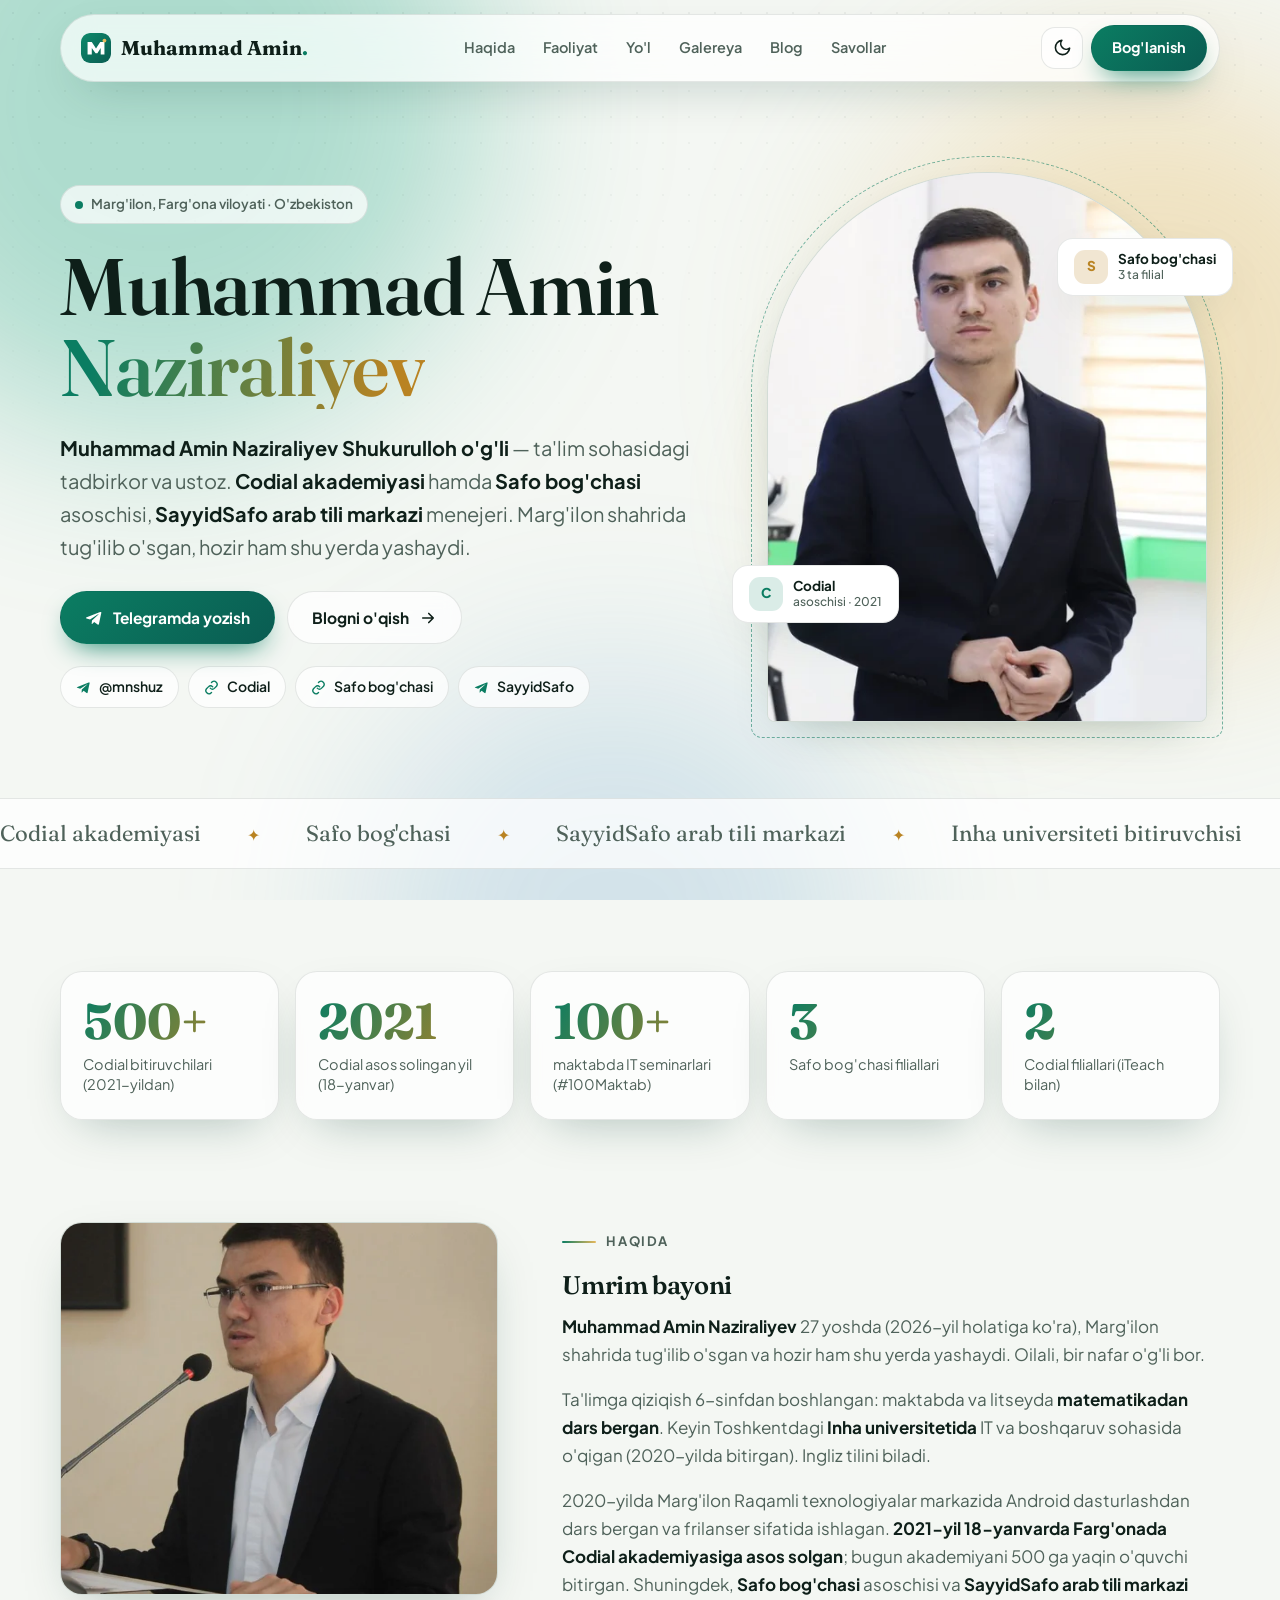
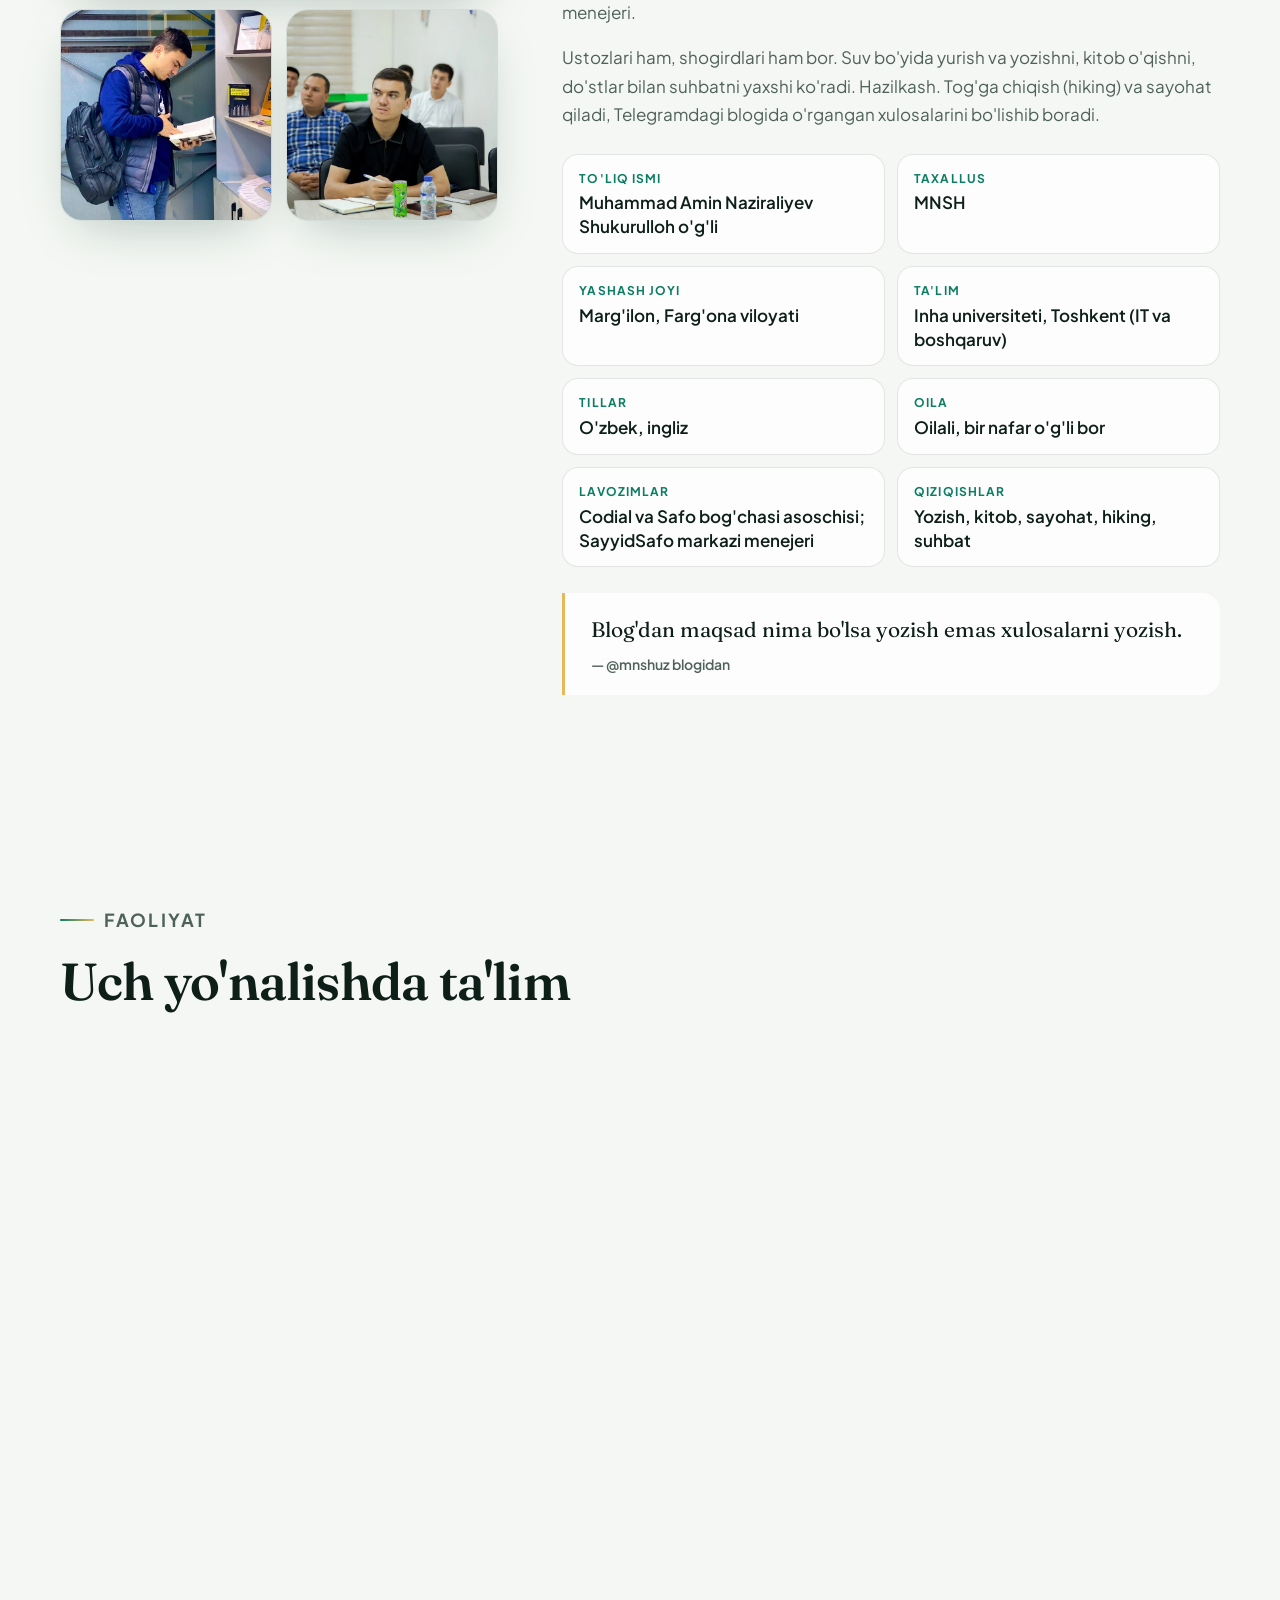
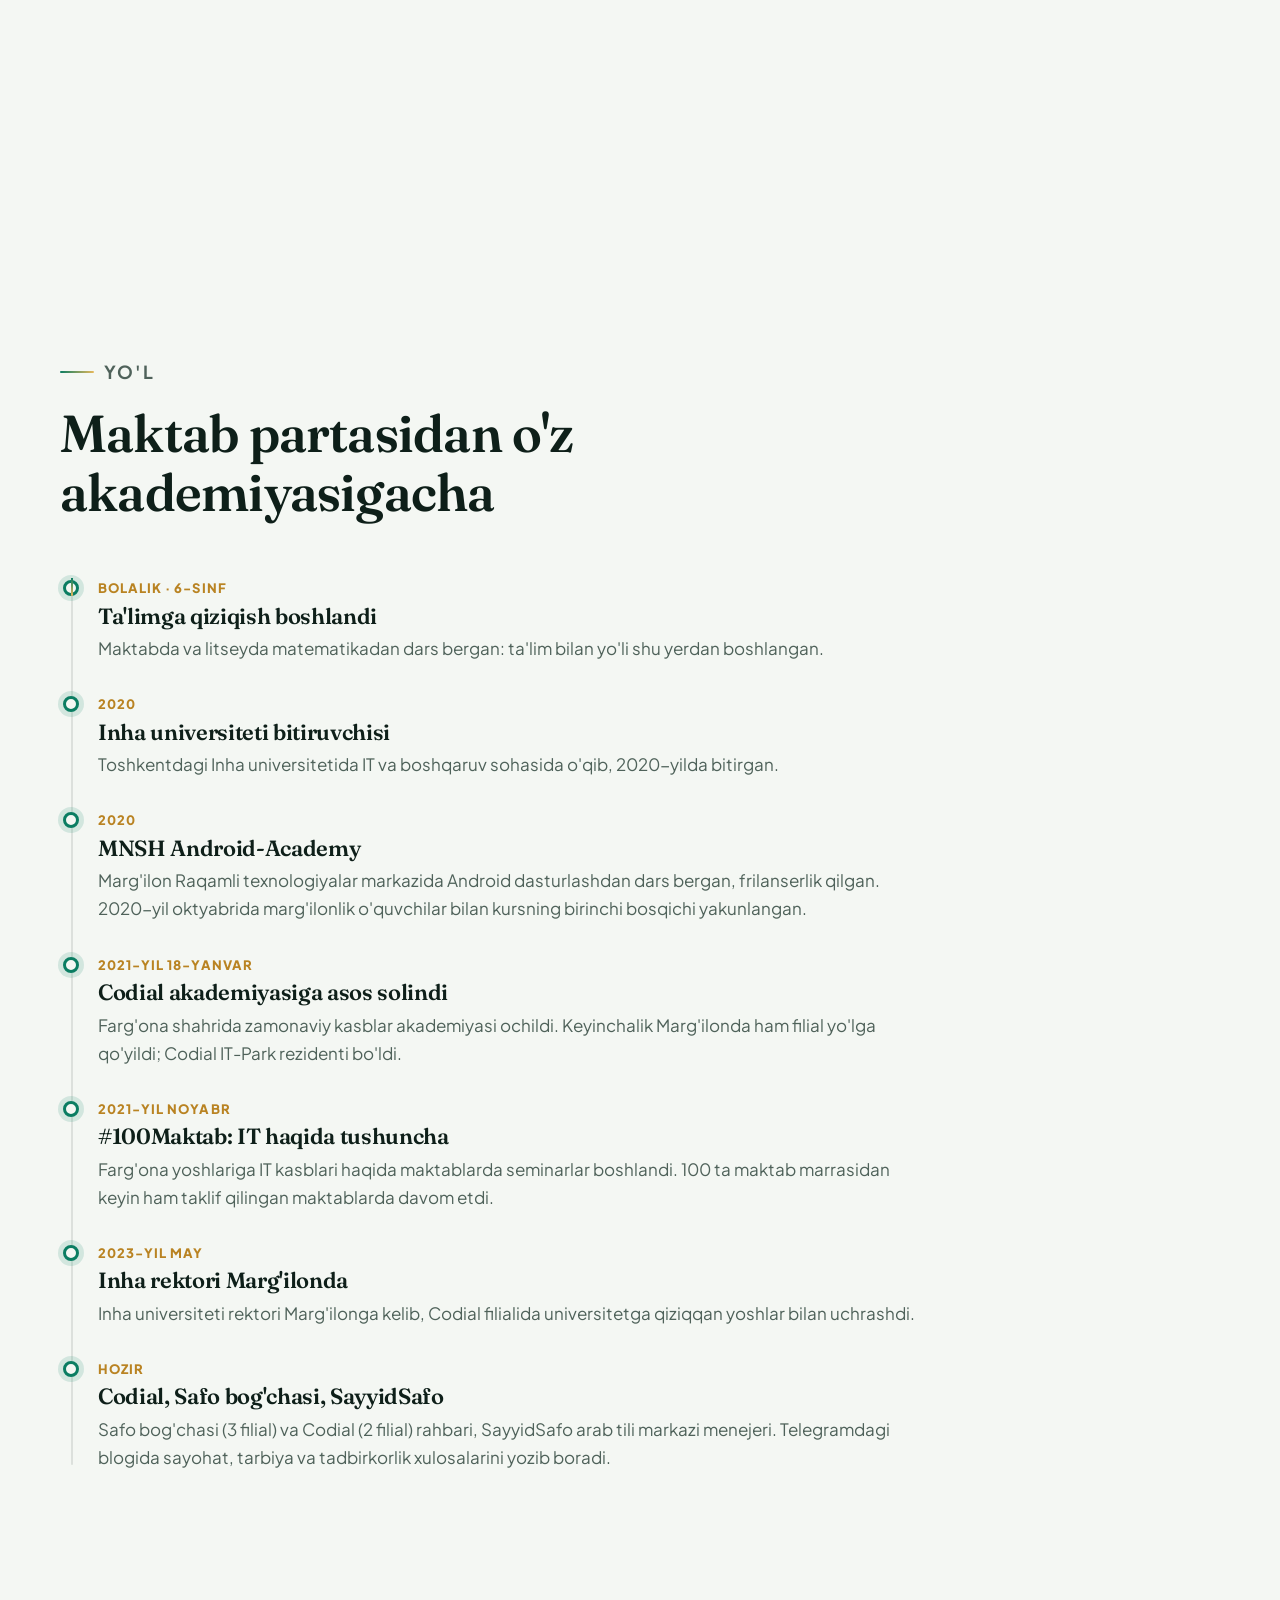
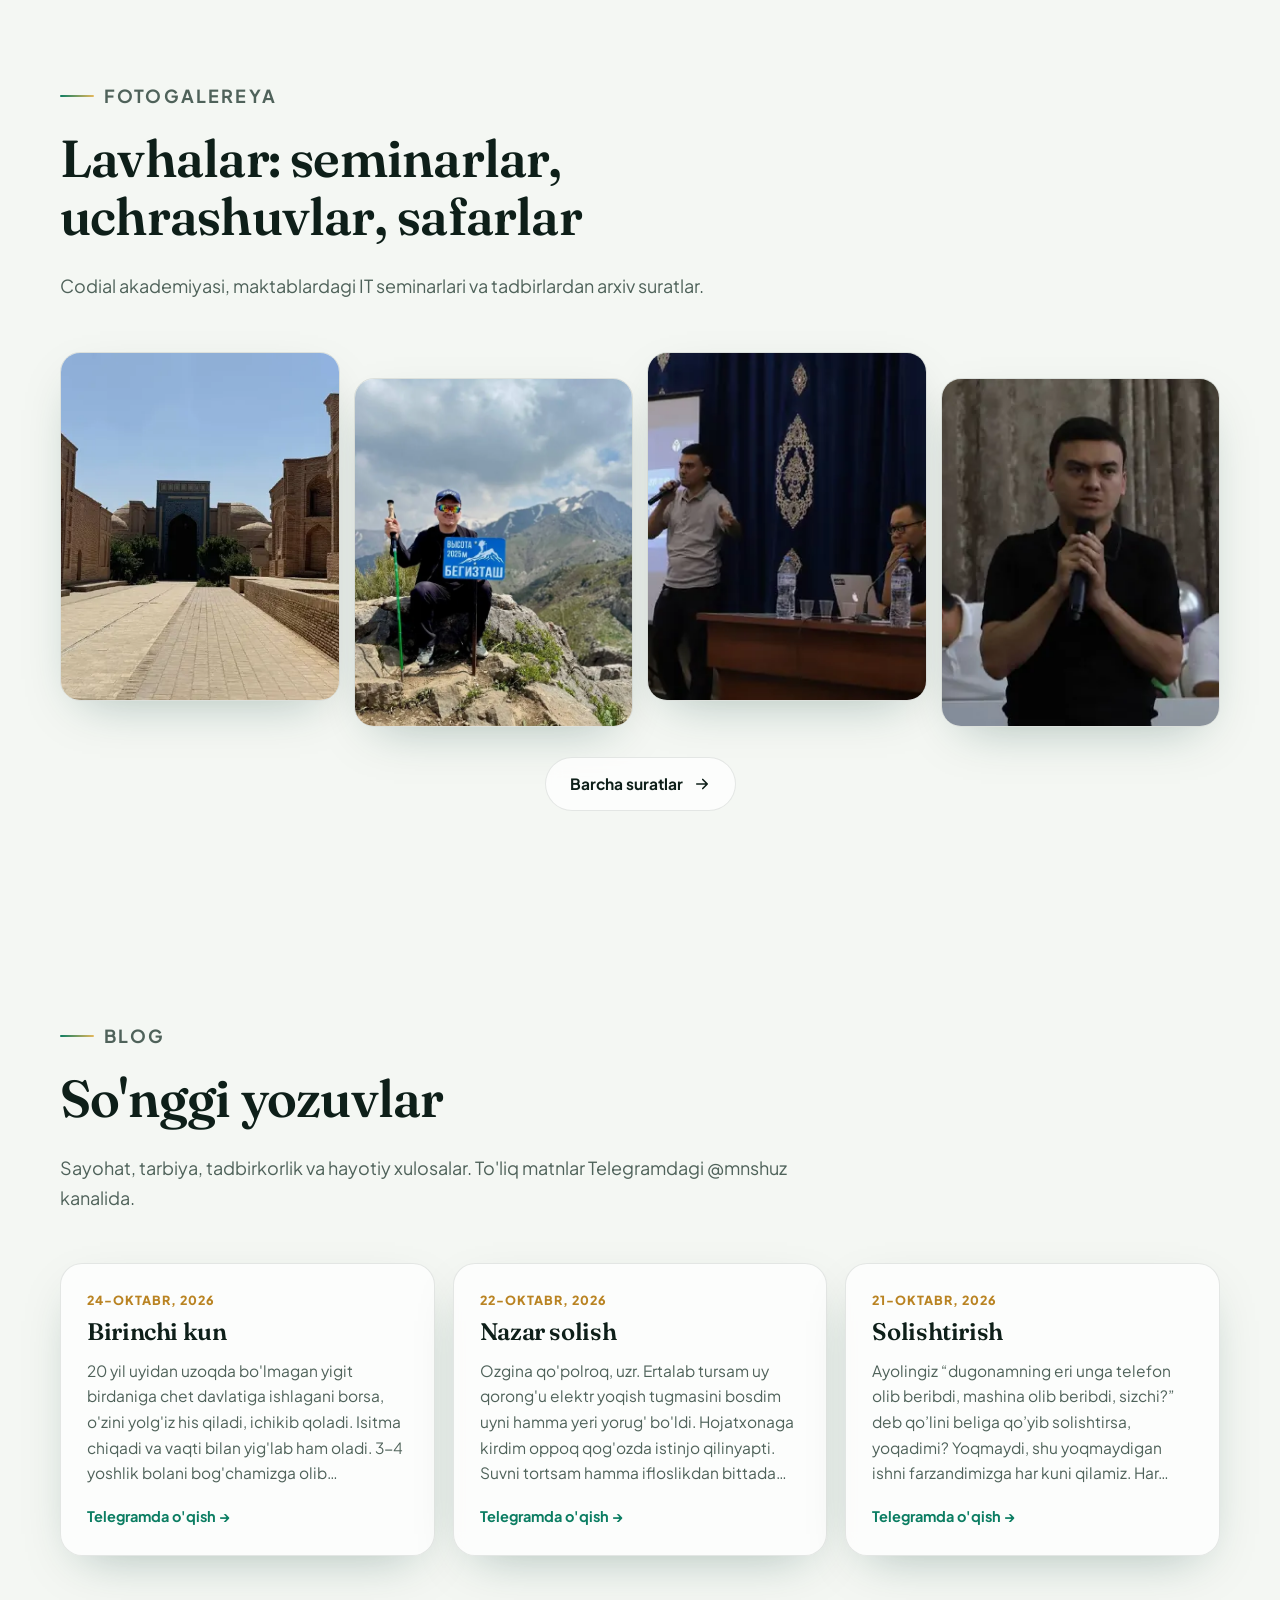
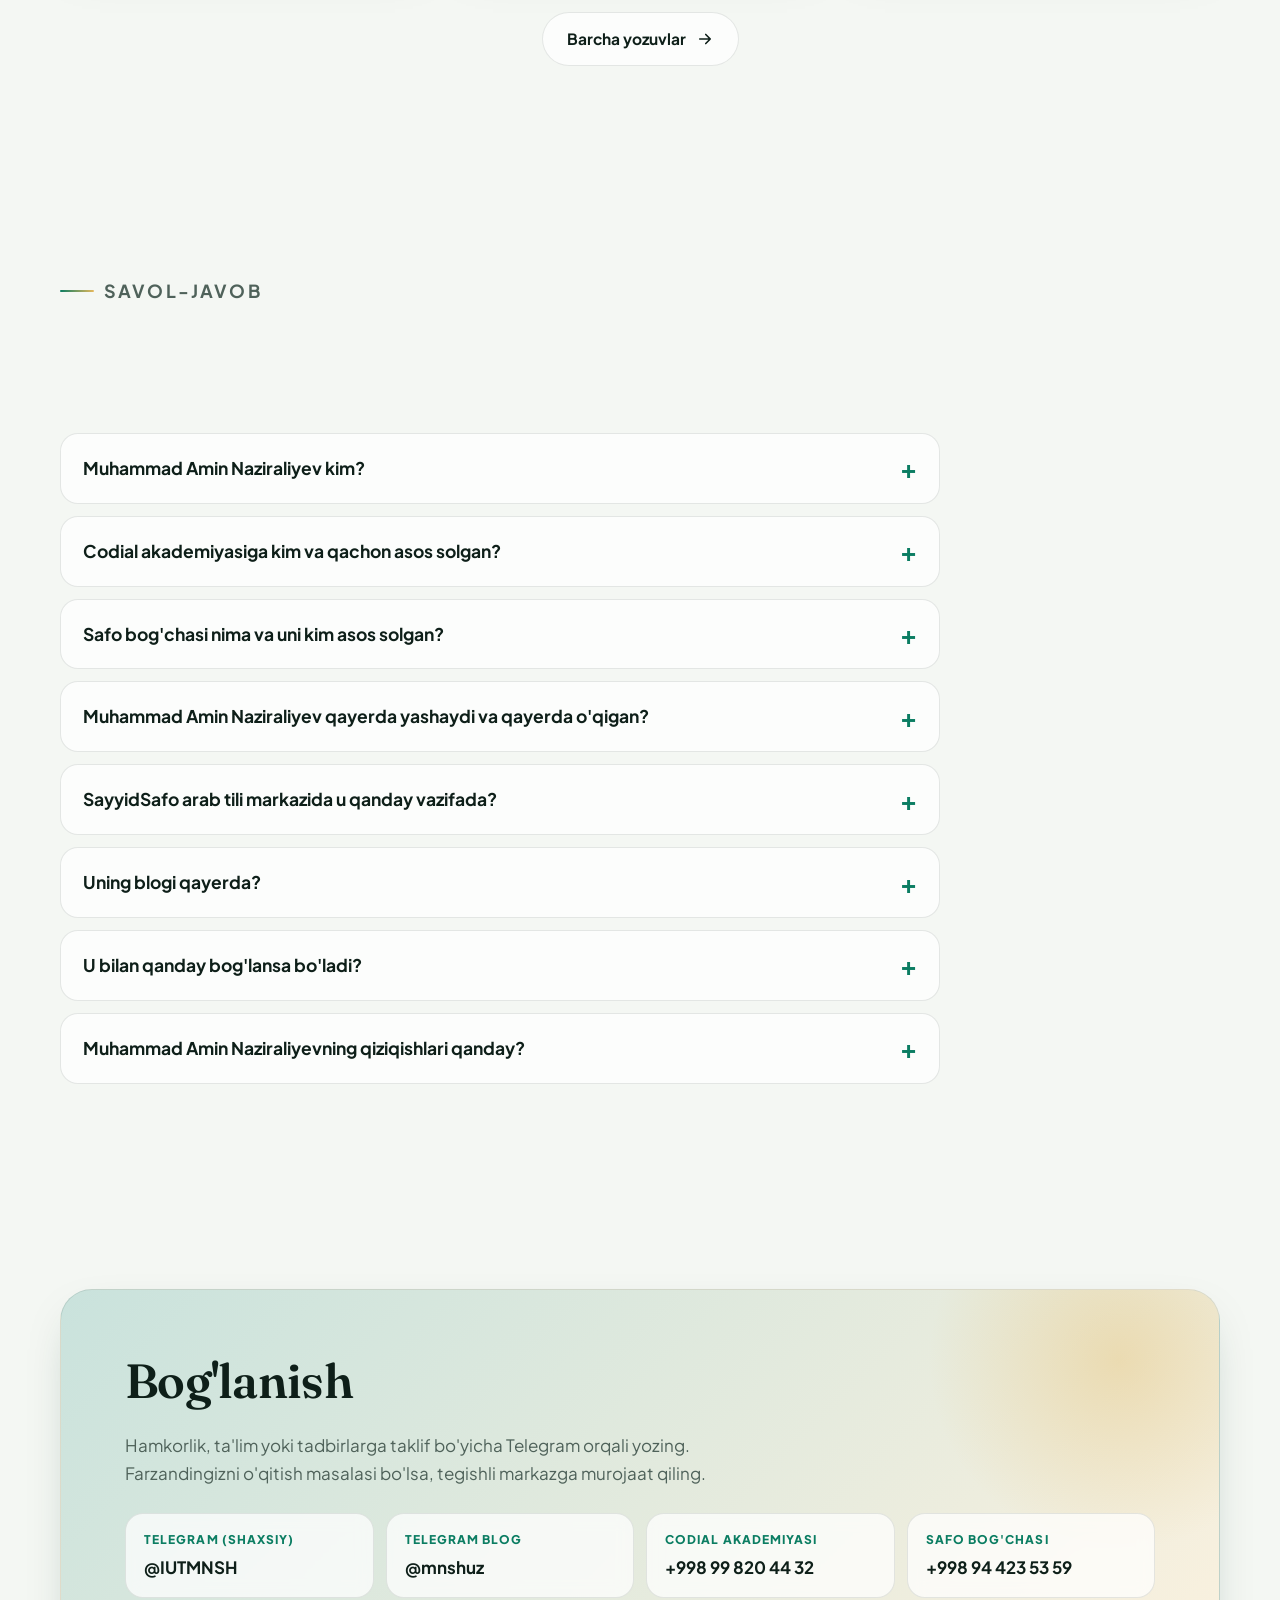
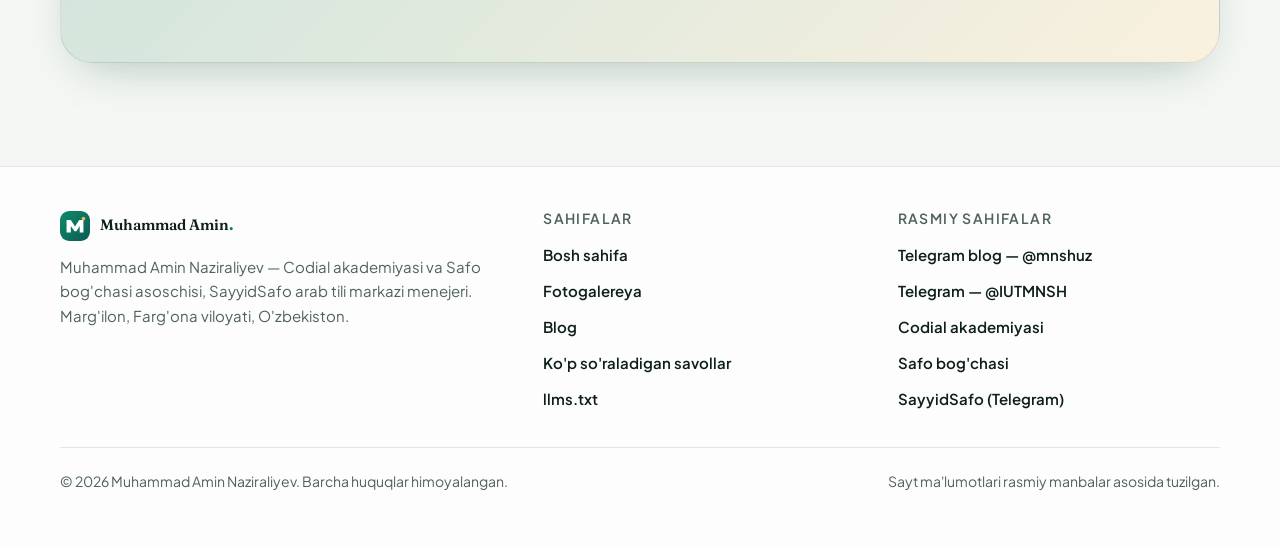
<file: index.html>
<!doctype html>
<html lang="uz" data-theme="light">
<head>
<meta charset="utf-8">
<meta name="viewport" content="width=device-width, initial-scale=1">
<title>Muhammad Amin Naziraliyev — Codial va Safo bog&#x27;chasi asoschisi | Rasmiy sayt</title>
<meta name="description" content="Muhammad Amin Naziraliyev (MNSH) — Marg&#x27;ilonlik ta&#x27;lim tadbirkori va ustoz. Codial IT akademiyasi va Safo bog&#x27;chasi asoschisi, SayyidSafo arab tili markazi menejeri. Biografiya, faoliyat, fotogalereya va blog.">
<meta name="author" content="Muhammad Amin Naziraliyev">
<meta name="robots" content="index, follow, max-image-preview:large, max-snippet:-1, max-video-preview:-1">
<meta name="theme-color" content="#f4f7f3">
<link rel="canonical" href="https://mnsh.uz/">
<link rel="alternate" hreflang="uz" href="https://mnsh.uz/">
<link rel="alternate" hreflang="x-default" href="https://mnsh.uz/">
<link rel="alternate" type="application/atom+xml" title="Muhammad Amin Naziraliyev — blog" href="https://mnsh.uz/feed.xml">
<link rel="alternate" type="text/markdown" title="llms.txt" href="https://mnsh.uz/llms.txt">
<link rel="icon" href="/favicon.svg" type="image/svg+xml">
<link rel="icon" href="/favicon.ico" sizes="48x48">
<link rel="apple-touch-icon" href="/assets/img/apple-touch-icon.png">
<link rel="manifest" href="/site.webmanifest">
<meta property="og:type" content="website">
<meta property="og:site_name" content="Muhammad Amin Naziraliyev">
<meta property="og:locale" content="uz_UZ">
<meta property="og:title" content="Muhammad Amin Naziraliyev — Codial va Safo bog&#x27;chasi asoschisi | Rasmiy sayt">
<meta property="og:description" content="Muhammad Amin Naziraliyev (MNSH) — Marg&#x27;ilonlik ta&#x27;lim tadbirkori va ustoz. Codial IT akademiyasi va Safo bog&#x27;chasi asoschisi, SayyidSafo arab tili markazi menejeri. Biografiya, faoliyat, fotogalereya va blog.">
<meta property="og:url" content="https://mnsh.uz/">
<meta property="og:image" content="https://mnsh.uz/assets/img/og-cover.jpg">
<meta property="og:image:width" content="1200">
<meta property="og:image:height" content="630">
<meta property="og:image:alt" content="Muhammad Amin Naziraliyev — Codial akademiyasi va Safo bog&#x27;chasi asoschisi, SayyidSafo arab tili markazi menejeri">
<meta name="twitter:card" content="summary_large_image">
<meta name="twitter:title" content="Muhammad Amin Naziraliyev — Codial va Safo bog&#x27;chasi asoschisi | Rasmiy sayt">
<meta name="twitter:description" content="Muhammad Amin Naziraliyev (MNSH) — Marg&#x27;ilonlik ta&#x27;lim tadbirkori va ustoz. Codial IT akademiyasi va Safo bog&#x27;chasi asoschisi, SayyidSafo arab tili markazi menejeri. Biografiya, faoliyat, fotogalereya va blog.">
<meta name="twitter:image" content="https://mnsh.uz/assets/img/og-cover.jpg">
<link rel="preconnect" href="https://fonts.googleapis.com">
<link rel="preconnect" href="https://fonts.gstatic.com" crossorigin>
<link rel="stylesheet" href="https://fonts.googleapis.com/css2?family=Fraunces:opsz,wght@9..144,500;9..144,600;9..144,700&family=Plus+Jakarta+Sans:wght@400;500;600;700;800&display=swap">
<link rel="stylesheet" href="/assets/css/style.css">
<script>(function(){var d=document.documentElement,t;d.classList.add('js');try{t=localStorage.getItem('theme')}catch(e){}if(t!=='dark'){t='light'}d.setAttribute('data-theme',t);setTimeout(function(){if(!window.__ok)d.classList.remove('js')},4000)})()</script>
<script type="application/ld+json">{"@context":"https://schema.org","@graph":[{"@type":"Person","@id":"https://mnsh.uz/#person","name":"Muhammad Amin Naziraliyev","givenName":"Muhammad Amin","familyName":"Naziraliyev","additionalName":"Shukurulloh o'g'li","alternateName":["Muhammadamin Naziraliyev","Muhammad Amin","MNSH","Muhammad Amin Naziraliyev Shukurulloh o'g'li","Мухаммад Амин Назиралиев","Muhammad Amin ustoz"],"url":"https://mnsh.uz/","image":{"@type":"ImageObject","url":"https://mnsh.uz/assets/img/owner/hero.webp","width":640,"height":640,"caption":"Muhammad Amin Naziraliyev kostyumda, Codial akademiyasi o'quv xonasida"},"description":"Marg'ilonlik ta'lim tadbirkori va ustoz. Codial akademiyasi va Safo bog'chasi asoschisi, SayyidSafo arab tili markazi menejeri, Inha universiteti bitiruvchisi.","jobTitle":["Codial akademiyasi asoschisi","Safo bog'chasi asoschisi","SayyidSafo arab tili markazi menejeri"],"gender":"Male","nationality":{"@type":"Country","name":"O'zbekiston"},"birthPlace":{"@type":"Place","name":"Marg'ilon, Farg'ona viloyati, O'zbekiston"},"homeLocation":{"@type":"Place","name":"Marg'ilon, Farg'ona viloyati, O'zbekiston"},"alumniOf":{"@type":"CollegeOrUniversity","name":"Inha universiteti Toshkentda (Inha University in Tashkent)","sameAs":"https://inha.uz"},"knowsLanguage":["uz","en"],"knowsAbout":["Ta'lim","Ta'lim tadbirkorligi","IT ta'limi","Maktabgacha ta'lim","Dasturlash","Boshqaruv","Arab tili ta'limi"],"worksFor":[{"@id":"https://mnsh.uz/#codial"},{"@id":"https://mnsh.uz/#safo"},{"@id":"https://mnsh.uz/#sayyidsafo"}],"sameAs":["https://t.me/mnshuz","https://t.me/IUTMNSH","https://www.codialinfo.uz","https://safouyi.uz","https://t.me/SayyidSafo"],"mainEntityOfPage":"https://mnsh.uz/"},{"@type":["EducationalOrganization","LocalBusiness"],"@id":"https://mnsh.uz/#codial","name":"Codial akademiyasi","alternateName":["Codial","Codial — Zamonaviy Kasblar Akademiyasi","Codial o'quv markazi"],"url":"https://www.codialinfo.uz","telephone":"+998998204432","foundingDate":"2021-01-18","founder":{"@id":"https://mnsh.uz/#person"},"description":"Farg'onadagi IT va zamonaviy kasblar o'quv markazi: kompyuter savodxonligi, Vibe Coding (sun'iy intellekt), kiberxavfsizlik va SMM yo'nalishlari. 2021-yildan beri 500 ga yaqin bitiruvchi.","address":{"@type":"PostalAddress","addressLocality":"Farg'ona","addressRegion":"Farg'ona viloyati","addressCountry":"UZ"},"sameAs":["https://t.me/codialuz","https://www.codialinfo.uz"]},{"@type":["Preschool","LocalBusiness"],"@id":"https://mnsh.uz/#safo","name":"Safo bog'chasi","url":"https://safouyi.uz","telephone":"+998944235359","founder":{"@id":"https://mnsh.uz/#person"},"description":"3–6 yoshli bolalar uchun bog'cha: tabiiy uy taomlari, milliy tarbiya, 5 yoshdan ingliz tili va mental arifmetika. 3 ta filial.","address":{"@type":"PostalAddress","addressRegion":"Farg'ona viloyati","addressCountry":"UZ"},"sameAs":["https://t.me/safouyiuz","https://safouyi.uz"]},{"@type":"EducationalOrganization","@id":"https://mnsh.uz/#sayyidsafo","name":"SayyidSafo arab tili markazi","alternateName":["SayyidSafo akademiyasi","SayyidSafo"],"url":"https://t.me/SayyidSafo","description":"Arab tili o'rgatuvchi ta'lim markazi. Muhammad Amin Naziraliyev markazda menejer.","address":{"@type":"PostalAddress","addressRegion":"Farg'ona viloyati","addressCountry":"UZ"},"sameAs":["https://t.me/SayyidSafo"]},{"@type":"WebSite","@id":"https://mnsh.uz/#website","url":"https://mnsh.uz/","name":"Muhammad Amin Naziraliyev — rasmiy sayt","inLanguage":"uz","publisher":{"@id":"https://mnsh.uz/#person"},"about":{"@id":"https://mnsh.uz/#person"}},{"@type":"ProfilePage","@id":"https://mnsh.uz/#profilepage","url":"https://mnsh.uz/","name":"Muhammad Amin Naziraliyev — Codial va Safo bog'chasi asoschisi | Rasmiy sayt","inLanguage":"uz","dateModified":"2026-10-26","mainEntity":{"@id":"https://mnsh.uz/#person"},"isPartOf":{"@id":"https://mnsh.uz/#website"},"primaryImageOfPage":{"@type":"ImageObject","url":"https://mnsh.uz/assets/img/owner/hero.webp"}},{"@type":"FAQPage","@id":"https://mnsh.uz/#faq","mainEntity":[{"@type":"Question","name":"Muhammad Amin Naziraliyev kim?","acceptedAnswer":{"@type":"Answer","text":"Muhammad Amin Naziraliyev Shukurulloh o'g'li (MNSH) — Marg'ilon shahrida tug'ilib o'sgan o'zbekistonlik ta'lim tadbirkori va ustoz. U Farg'onadagi Codial IT akademiyasi hamda Safo bog'chasi asoschisi, SayyidSafo arab tili markazida menejer. Toshkentdagi Inha universiteti bitiruvchisi."}},{"@type":"Question","name":"Codial akademiyasiga kim va qachon asos solgan?","acceptedAnswer":{"@type":"Answer","text":"Codial akademiyasiga 2021-yil 18-yanvarda Muhammad Amin Naziraliyev asos solgan. Akademiya Farg'ona shahrida joylashgan, kompyuter savodxonligi, Vibe Coding (sun'iy intellekt), kiberxavfsizlik va SMM yo'nalishlarida o'qitadi. Hozirgacha 500 ga yaqin o'quvchi bitirgan, 2 ta filiali bor (iTeach bilan)."}},{"@type":"Question","name":"Safo bog'chasi nima va uni kim asos solgan?","acceptedAnswer":{"@type":"Answer","text":"Safo bog'chasi — 3–6 yoshli bolalar uchun bog'cha. Unda tabiiy uy taomlari beriladi, bolalar milliy odob-axloq ruhida tarbiyalanadi, 5 yoshdan ingliz tili va mental arifmetika o'rgatiladi. Bog'chaga Muhammad Amin Naziraliyev asos solgan; hozir 3 ta filiali bor. Ma'lumot: safouyi.uz."}},{"@type":"Question","name":"Muhammad Amin Naziraliyev qayerda yashaydi va qayerda o'qigan?","acceptedAnswer":{"@type":"Answer","text":"U Marg'ilon shahrida (Farg'ona viloyati, O'zbekiston) tug'ilib o'sgan va hozir ham shu yerda yashaydi. Toshkentdagi Inha universitetida IT va boshqaruv sohasida o'qigan (2020-yilda bitirgan). Ingliz tilini biladi. Ta'limga qiziqishi 6-sinfdan boshlangan, maktab va litseyda matematikadan dars bergan."}},{"@type":"Question","name":"SayyidSafo arab tili markazida u qanday vazifada?","acceptedAnswer":{"@type":"Answer","text":"Muhammad Amin Naziraliyev SayyidSafo arab tili markazida menejer sifatida faoliyat yuritadi. Markaz haqidagi yangiliklar Telegramdagi t.me/SayyidSafo sahifasida e'lon qilinadi."}},{"@type":"Question","name":"Uning blogi qayerda?","acceptedAnswer":{"@type":"Answer","text":"Muhammad Amin Naziraliyevning shaxsiy bloggi Telegramdagi @mnshuz kanalida (t.me/mnshuz). Unda sayohat, tarbiya, tadbirkorlik va hayotiy xulosalar haqida muntazam yoziladi. So'nggi yozuvlar bu saytning «Blog» sahifasida ham ko'rsatilgan."}},{"@type":"Question","name":"U bilan qanday bog'lansa bo'ladi?","acceptedAnswer":{"@type":"Answer","text":"Shaxsiy Telegram: @IUTMNSH (t.me/IUTMNSH). Blog kanali: @mnshuz. Codial akademiyasi: +998 99 820 44 32, @codial_admin. Safo bog'chasi: +998 94 423 53 59, @safouyi_admin."}},{"@type":"Question","name":"Muhammad Amin Naziraliyevning qiziqishlari qanday?","acceptedAnswer":{"@type":"Answer","text":"Suv bo'yida yurish va yozish, kitob o'qish, do'stlar bilan suhbat qurish. U hazilkash, tog'ga chiqish (hiking) va sayohatni yaxshi ko'radi, 5 ta davlatda bo'lgan. Ustozlari ham, shogirdlari ham bor."}}]}]}</script>
</head>
<body>
<a class="skip" href="#main">Asosiy kontentga o'tish</a>
<div class="aurora" aria-hidden="true"><i></i><i></i><i></i></div>
<div class="progress" aria-hidden="true"></div>
<header class="nav" role="banner">
  <a class="brand" href="/" aria-label="Muhammad Amin Naziraliyev — bosh sahifa"><img class="brand-mark" src="/assets/img/favicon.svg" alt="" width="30" height="30"><span>Muhammad Amin<b>.</b></span></a>
  <nav class="nav-links" aria-label="Asosiy menyu"><a href="/#haqida">Haqida</a><a href="/#faoliyat">Faoliyat</a><a href="/#yol">Yo'l</a><a href="/galereya/">Galereya</a><a href="/blog/">Blog</a><a href="/#savollar">Savollar</a></nav>
  <div class="nav-tools">
    <button class="icon-btn" type="button" data-theme-toggle aria-label="Mavzuni almashtirish (kunduzgi / tungi)"><svg class="theme-moon" viewBox="0 0 24 24" fill="none" stroke="currentColor" stroke-width="2" stroke-linecap="round" stroke-linejoin="round" aria-hidden="true"><path d="M21 12.8A9 9 0 1 1 11.2 3a7 7 0 0 0 9.8 9.8z"/></svg><svg class="theme-sun" viewBox="0 0 24 24" fill="none" stroke="currentColor" stroke-width="2" stroke-linecap="round" aria-hidden="true"><circle cx="12" cy="12" r="4"/><path d="M12 2v2M12 20v2M4.9 4.9l1.4 1.4M17.7 17.7l1.4 1.4M2 12h2M20 12h2M4.9 19.1l1.4-1.4M17.7 6.3l1.4-1.4"/></svg></button>
    <a class="btn btn-primary cta-nav" href="https://t.me/IUTMNSH" rel="noopener me">Bog'lanish</a>
    <button class="icon-btn menu-btn" type="button" data-menu-toggle aria-label="Menyuni ochish" aria-expanded="false"><svg viewBox="0 0 24 24" fill="none" stroke="currentColor" stroke-width="2.2" stroke-linecap="round" aria-hidden="true"><path d="M4 7h16M4 12h16M4 17h16"/></svg></button>
  </div>
</header>
<main id="main">
<section class="hero" aria-labelledby="top-title">
  <div class="wrap hero-grid">
    <div>
      <p class="pill"><span class="dot" aria-hidden="true"></span>Marg'ilon, Farg'ona viloyati · O'zbekiston</p>
      <h1 id="top-title" class="split">Muhammad Amin <span class="grad">Naziraliyev</span></h1>
      <p class="lead"><strong>Muhammad Amin Naziraliyev Shukurulloh o&#x27;g&#x27;li</strong> — ta'lim sohasidagi tadbirkor va ustoz. <strong>Codial akademiyasi</strong> hamda <strong>Safo bog'chasi</strong> asoschisi, <strong>SayyidSafo arab tili markazi</strong> menejeri. Marg'ilon shahrida tug'ilib o'sgan, hozir ham shu yerda yashaydi.</p>
      <div class="hero-cta">
        <a class="btn btn-primary" href="https://t.me/IUTMNSH" rel="me noopener"><svg viewBox="0 0 24 24" fill="currentColor" aria-hidden="true"><path d="M21.9 4.3 18.6 20c-.2 1-.9 1.3-1.7.8l-4.7-3.5-2.3 2.2c-.3.3-.5.5-1 .5l.4-4.8 8.7-7.9c.4-.3-.1-.5-.6-.2L6.7 13.9 2.1 12.5c-1-.3-1-1 .2-1.5L20.2 4c.9-.3 1.6.2 1.7.3z"/></svg> Telegramda yozish</a>
        <a class="btn btn-ghost" href="/blog/">Blogni o'qish <svg viewBox="0 0 24 24" fill="none" stroke="currentColor" stroke-width="2.2" stroke-linecap="round" stroke-linejoin="round" aria-hidden="true"><path d="M5 12h14M13 6l6 6-6 6"/></svg></a>
      </div>
      <div class="chips" aria-label="Rasmiy havolalar">
        <a class="chip" href="https://t.me/mnshuz" rel="me noopener"><svg viewBox="0 0 24 24" fill="currentColor" aria-hidden="true"><path d="M21.9 4.3 18.6 20c-.2 1-.9 1.3-1.7.8l-4.7-3.5-2.3 2.2c-.3.3-.5.5-1 .5l.4-4.8 8.7-7.9c.4-.3-.1-.5-.6-.2L6.7 13.9 2.1 12.5c-1-.3-1-1 .2-1.5L20.2 4c.9-.3 1.6.2 1.7.3z"/></svg> @mnshuz</a>
        <a class="chip" href="https://www.codialinfo.uz" rel="noopener"><svg viewBox="0 0 24 24" fill="none" stroke="currentColor" stroke-width="2.2" stroke-linecap="round" stroke-linejoin="round" aria-hidden="true"><path d="M10 13a5 5 0 0 0 7 0l3-3a5 5 0 0 0-7-7l-1 1M14 11a5 5 0 0 0-7 0l-3 3a5 5 0 0 0 7 7l1-1"/></svg> Codial</a>
        <a class="chip" href="https://safouyi.uz" rel="noopener"><svg viewBox="0 0 24 24" fill="none" stroke="currentColor" stroke-width="2.2" stroke-linecap="round" stroke-linejoin="round" aria-hidden="true"><path d="M10 13a5 5 0 0 0 7 0l3-3a5 5 0 0 0-7-7l-1 1M14 11a5 5 0 0 0-7 0l-3 3a5 5 0 0 0 7 7l1-1"/></svg> Safo bog'chasi</a>
        <a class="chip" href="https://t.me/SayyidSafo" rel="noopener"><svg viewBox="0 0 24 24" fill="currentColor" aria-hidden="true"><path d="M21.9 4.3 18.6 20c-.2 1-.9 1.3-1.7.8l-4.7-3.5-2.3 2.2c-.3.3-.5.5-1 .5l.4-4.8 8.7-7.9c.4-.3-.1-.5-.6-.2L6.7 13.9 2.1 12.5c-1-.3-1-1 .2-1.5L20.2 4c.9-.3 1.6.2 1.7.3z"/></svg> SayyidSafo</a>
      </div>
    </div>
    <div class="portrait">
      <div class="portrait-glow" aria-hidden="true"></div>
      <div class="portrait-frame"><img src="/assets/img/owner/hero.webp" width="640" height="640" alt="Muhammad Amin Naziraliyev kostyumda, Codial akademiyasi o&#x27;quv xonasida" fetchpriority="high"></div>
      <div class="float-badge fb-1" aria-hidden="true"><span class="ico">C</span><span>Codial<small>asoschisi · 2021</small></span></div>
      <div class="float-badge fb-2" aria-hidden="true"><span class="ico">S</span><span>Safo bog'chasi<small>3 ta filial</small></span></div>
    </div>
  </div>
</section>

<div class="marquee" aria-hidden="true"><div class="marquee-track"><span>Codial akademiyasi</span><span>Safo bog&#x27;chasi</span><span>SayyidSafo arab tili markazi</span><span>Inha universiteti bitiruvchisi</span><span>Marg&#x27;ilon · Farg&#x27;ona</span><span>Ta&#x27;lim tadbirkori</span><span>Ustoz va bloger</span><span>Codial akademiyasi</span><span>Safo bog&#x27;chasi</span><span>SayyidSafo arab tili markazi</span><span>Inha universiteti bitiruvchisi</span><span>Marg&#x27;ilon · Farg&#x27;ona</span><span>Ta&#x27;lim tadbirkori</span><span>Ustoz va bloger</span></div></div>

<section aria-labelledby="raqamlar" style="padding-bottom:0">
  <div class="wrap">
    <h2 id="raqamlar" class="sr-only">Raqamlarda</h2>
    <div class="stats">
      <div class="card stat spot" data-reveal style="--d:0"><b data-count="500" data-suffix="+">500+</b><span>Codial bitiruvchilari (2021-yildan)</span></div>
      <div class="card stat spot" data-reveal style="--d:1"><b data-count="2021" data-plain>2021</b><span>Codial asos solingan yil (18-yanvar)</span></div>
      <div class="card stat spot" data-reveal style="--d:2"><b data-count="100" data-suffix="+">100+</b><span>maktabda IT seminarlari (#100Maktab)</span></div>
      <div class="card stat spot" data-reveal style="--d:3"><b data-count="3">3</b><span>Safo bog'chasi filiallari</span></div>
      <div class="card stat spot" data-reveal style="--d:4"><b data-count="2">2</b><span>Codial filiallari (iTeach bilan)</span></div>
    </div>
  </div>
</section>

<section id="haqida" aria-labelledby="haqida-t">
  <div class="wrap about-grid">
    <div class="about-photos" data-reveal style="--d:0">
      <figure><img src="/assets/img/owner/speaker.webp" width="640" height="640" alt="Muhammad Amin Naziraliyev minbarda so&#x27;zlamoqda" loading="lazy"></figure>
      <figure><img src="/assets/img/owner/reading.webp" width="640" height="640" alt="Muhammad Amin Naziraliyev kitob o&#x27;qimoqda" loading="lazy"></figure>
      <figure><img src="/assets/img/owner/class.webp" width="640" height="640" alt="Muhammad Amin Naziraliyev seminar ishtirokchilari orasida" loading="lazy"></figure>
    </div>
    <div class="prose">
      <p class="eyebrow">Haqida</p>
      <h2 id="haqida-t" data-reveal style="--d:0">Umrim bayoni</h2>
      <p data-reveal style="--d:0"><strong>Muhammad Amin Naziraliyev</strong> 27 yoshda (2026-yil holatiga ko'ra), Marg'ilon shahrida tug'ilib o'sgan va hozir ham shu yerda yashaydi. Oilali, bir nafar o'g'li bor.</p>
      <p data-reveal style="--d:0">Ta'limga qiziqish 6-sinfdan boshlangan: maktabda va litseyda <strong>matematikadan dars bergan</strong>. Keyin Toshkentdagi <strong>Inha universitetida</strong> IT va boshqaruv sohasida o'qigan (2020-yilda bitirgan). Ingliz tilini biladi.</p>
      <p data-reveal style="--d:0">2020-yilda Marg'ilon Raqamli texnologiyalar markazida Android dasturlashdan dars bergan va frilanser sifatida ishlagan. <strong>2021-yil 18-yanvarda Farg'onada Codial akademiyasiga asos solgan</strong>; bugun akademiyani 500 ga yaqin o'quvchi bitirgan. Shuningdek, <strong>Safo bog'chasi</strong> asoschisi va <strong>SayyidSafo arab tili markazi</strong> menejeri.</p>
      <p data-reveal style="--d:0">Ustozlari ham, shogirdlari ham bor. Suv bo'yida yurish va yozishni, kitob o'qishni, do'stlar bilan suhbatni yaxshi ko'radi. Hazilkash. Tog'ga chiqish (hiking) va sayohat qiladi, Telegramdagi blogida o'rgangan xulosalarini bo'lishib boradi.</p>
      <dl class="facts" data-reveal style="--d:0">
        <div class="fact"><dt>To'liq ismi</dt><dd>Muhammad Amin Naziraliyev Shukurulloh o&#x27;g&#x27;li</dd></div>
        <div class="fact"><dt>Taxallus</dt><dd>MNSH</dd></div>
        <div class="fact"><dt>Yashash joyi</dt><dd>Marg'ilon, Farg'ona viloyati</dd></div>
        <div class="fact"><dt>Ta'lim</dt><dd>Inha universiteti, Toshkent (IT va boshqaruv)</dd></div>
        <div class="fact"><dt>Tillar</dt><dd>O'zbek, ingliz</dd></div>
        <div class="fact"><dt>Oila</dt><dd>Oilali, bir nafar o'g'li bor</dd></div>
        <div class="fact"><dt>Lavozimlar</dt><dd>Codial va Safo bog'chasi asoschisi; SayyidSafo markazi menejeri</dd></div>
        <div class="fact"><dt>Qiziqishlar</dt><dd>Yozish, kitob, sayohat, hiking, suhbat</dd></div>
      </dl>
      <blockquote class="quote" data-reveal style="--d:0">Blog'dan maqsad nima bo'lsa yozish emas xulosalarni yozish.<cite>— @mnshuz blogidan</cite></blockquote>
    </div>
  </div>
</section>

<section id="faoliyat" aria-labelledby="faoliyat-t">
  <div class="wrap">
    <div class="sec-head">
      <p class="eyebrow">Faoliyat</p>
      <h2 id="faoliyat-t" data-reveal style="--d:0">Uch yo'nalishda ta'lim</h2>
      <p data-reveal style="--d:0">IT ta'limi, maktabgacha tarbiya va arab tili: odamga bilim va tarbiya beradigan uch maskan.</p>
    </div>
    <div class="orgs">
      <article class="card org spot" data-reveal style="--d:0" id="codial">
        <div class="org-ico" aria-hidden="true">C</div>
        <p class="role">Asoschi</p>
        <h3>Codial akademiyasi</h3>
        <p>Farg'onadagi zamonaviy kasblar akademiyasi. 2021-yil 18-yanvarda Muhammad Amin Naziraliyev tomonidan asos solingan.</p>
        <ul>
          <li>Yo'nalishlar: kompyuter savodxonligi, Vibe Coding (sun'iy intellekt), kiberxavfsizlik, SMM</li>
          <li>500 ga yaqin bitiruvchi, 2 ta filial (iTeach bilan)</li>
          <li>Bitiruvchilar 10 tadan 30 tagacha loyiha bilan bitiradi</li>
        </ul>
        <div class="links"><a href="https://www.codialinfo.uz" rel="noopener">codialinfo.uz</a><a href="https://t.me/codialuz" rel="noopener">Telegram</a><a href="tel:+998998204432">+998 99 820 44 32</a></div>
      </article>
      <article class="card org spot" data-reveal style="--d:1" id="safo">
        <div class="org-ico" aria-hidden="true">S</div>
        <p class="role">Asoschi</p>
        <h3>Safo bog'chasi</h3>
        <p>3–6 yoshli bolalar uchun pokiza va mehrli tarbiya maskani. Hozir 3 ta filiali bor.</p>
        <ul>
          <li>100% tabiiy, uy sharoitida tayyorlangan taomlar</li>
          <li>Milliy qadriyatlar va odob-axloq ruhida tarbiya</li>
          <li>5 yoshdan ingliz tili va mental arifmetika</li>
        </ul>
        <div class="links"><a href="https://safouyi.uz" rel="noopener">safouyi.uz</a><a href="https://t.me/safouyiuz" rel="noopener">Telegram</a><a href="tel:+998944235359">+998 94 423 53 59</a></div>
      </article>
      <article class="card org spot" data-reveal style="--d:2" id="sayyidsafo">
        <div class="org-ico" aria-hidden="true">Ś</div>
        <p class="role">Menejer</p>
        <h3>SayyidSafo arab tili markazi</h3>
        <p>Arab tilini o'rgatadigan ta'lim markazi. Muhammad Amin Naziraliyev markazda menejer sifatida ishlaydi.</p>
        <ul>
          <li>Arab tili ta'limi</li>
          <li>Markaz yangiliklari Telegram sahifasida</li>
        </ul>
        <div class="links"><a href="https://t.me/SayyidSafo" rel="noopener">t.me/SayyidSafo</a></div>
      </article>
    </div>
  </div>
</section>

<section id="yol" aria-labelledby="yol-t">
  <div class="wrap">
    <div class="sec-head">
      <p class="eyebrow">Yo'l</p>
      <h2 id="yol-t" data-reveal style="--d:0">Maktab partasidan o'z akademiyasigacha</h2>
    </div>
    <div class="timeline"><div class="tl-item" data-reveal style="--d:0"><time>Bolalik · 6-sinf</time><h3>Ta&#x27;limga qiziqish boshlandi</h3><p>Maktabda va litseyda matematikadan dars bergan: ta&#x27;lim bilan yo&#x27;li shu yerdan boshlangan.</p></div><div class="tl-item" data-reveal style="--d:0"><time>2020</time><h3>Inha universiteti bitiruvchisi</h3><p>Toshkentdagi Inha universitetida IT va boshqaruv sohasida o&#x27;qib, 2020-yilda bitirgan.</p></div><div class="tl-item" data-reveal style="--d:0"><time>2020</time><h3>MNSH Android-Academy</h3><p>Marg&#x27;ilon Raqamli texnologiyalar markazida Android dasturlashdan dars bergan, frilanserlik qilgan. 2020-yil oktyabrida marg&#x27;ilonlik o&#x27;quvchilar bilan kursning birinchi bosqichi yakunlangan.</p></div><div class="tl-item" data-reveal style="--d:0"><time>2021-yil 18-yanvar</time><h3>Codial akademiyasiga asos solindi</h3><p>Farg&#x27;ona shahrida zamonaviy kasblar akademiyasi ochildi. Keyinchalik Marg&#x27;ilonda ham filial yo&#x27;lga qo&#x27;yildi; Codial IT-Park rezidenti bo&#x27;ldi.</p></div><div class="tl-item" data-reveal style="--d:0"><time>2021-yil noyabr</time><h3>#100Maktab: IT haqida tushuncha</h3><p>Farg&#x27;ona yoshlariga IT kasblari haqida maktablarda seminarlar boshlandi. 100 ta maktab marrasidan keyin ham taklif qilingan maktablarda davom etdi.</p></div><div class="tl-item" data-reveal style="--d:0"><time>2023-yil may</time><h3>Inha rektori Marg&#x27;ilonda</h3><p>Inha universiteti rektori Marg&#x27;ilonga kelib, Codial filialida universitetga qiziqqan yoshlar bilan uchrashdi.</p></div><div class="tl-item" data-reveal style="--d:0"><time>Hozir</time><h3>Codial, Safo bog&#x27;chasi, SayyidSafo</h3><p>Safo bog&#x27;chasi (3 filial) va Codial (2 filial) rahbari, SayyidSafo arab tili markazi menejeri. Telegramdagi blogida sayohat, tarbiya va tadbirkorlik xulosalarini yozib boradi.</p></div></div>
  </div>
</section>

<section aria-labelledby="gal-t">
  <div class="wrap">
    <div class="sec-head">
      <p class="eyebrow">Fotogalereya</p>
      <h2 id="gal-t" data-reveal style="--d:0">Lavhalar: seminarlar, uchrashuvlar, safarlar</h2>
      <p data-reveal style="--d:0">Codial akademiyasi, maktablardagi IT seminarlari va tadbirlardan arxiv suratlar.</p>
    </div>
    <div class="strip" data-reveal style="--d:0"><a href="/galereya/" aria-label="Qo&#x27;qon: O&#x27;rda ziyoratgohi"><img src="/assets/img/gallery/2026-05-13-2905-s.webp" width="640" height="480" alt="Qo&#x27;qondagi O&#x27;rda ziyoratgohi" loading="lazy"></a><a href="/galereya/" aria-label="So&#x27;qoq, Begistash: 8 km, 6 soatlik yurish (hiking)"><img src="/assets/img/gallery/2026-04-22-2866-s.webp" width="600" height="800" alt="Tog&#x27;da hiking, So&#x27;qoq Begistash" loading="lazy"></a><a href="/galereya/" aria-label="Marg&#x27;ilonda IT seminari"><img src="/assets/img/gallery/2023-06-04-2523-s.webp" width="640" height="359" alt="Marg&#x27;ilon shahridagi IT seminari" loading="lazy"></a><a href="/galereya/" aria-label="Toshloq tumani yoshlari uchun tadbir"><img src="/assets/img/gallery/2023-06-03-2516-s.webp" width="640" height="359" alt="Toshloq tumani yoshlari tadbiri" loading="lazy"></a></div>
    <div class="more"><a class="btn btn-ghost" href="/galereya/">Barcha suratlar <svg viewBox="0 0 24 24" fill="none" stroke="currentColor" stroke-width="2.2" stroke-linecap="round" stroke-linejoin="round" aria-hidden="true"><path d="M5 12h14M13 6l6 6-6 6"/></svg></a></div>
  </div>
</section>

<section aria-labelledby="blog-t">
  <div class="wrap">
    <div class="sec-head">
      <p class="eyebrow">Blog</p>
      <h2 id="blog-t" data-reveal style="--d:0">So'nggi yozuvlar</h2>
      <p data-reveal style="--d:0">Sayohat, tarbiya, tadbirkorlik va hayotiy xulosalar. To'liq matnlar Telegramdagi @mnshuz kanalida.</p>
    </div>
    <div class="posts"><article class="card post spot" data-reveal style="--d:0"><time datetime="2026-10-24">24-oktabr, 2026</time><h3>Birinchi kun</h3><p>20 yil uyidan uzoqda bo&#x27;lmagan yigit birdaniga chet davlatiga ishlagani borsa, o&#x27;zini yolg&#x27;iz his qiladi, ichikib qoladi. Isitma chiqadi va vaqti bilan yig&#x27;lab ham oladi. 3-4 yoshlik bolani bog&#x27;chamizga olib…</p><a class="read" href="https://t.me/mnshuz/2929" rel="noopener" aria-label="Birinchi kun — Telegramda o'qish">Telegramda o'qish</a></article><article class="card post spot" data-reveal style="--d:1"><time datetime="2026-10-22">22-oktabr, 2026</time><h3>Nazar solish</h3><p>Ozgina qo&#x27;polroq, uzr. Ertalab tursam uy qorong&#x27;u elektr yoqish tugmasini bosdim uyni hamma yeri yorug&#x27; bo&#x27;ldi. Hojatxonaga kirdim oppoq qog&#x27;ozda istinjo qilinyapti. Suvni tortsam hamma ifloslikdan bittada…</p><a class="read" href="https://t.me/mnshuz/2928" rel="noopener" aria-label="Nazar solish — Telegramda o'qish">Telegramda o'qish</a></article><article class="card post spot" data-reveal style="--d:2"><time datetime="2026-10-21">21-oktabr, 2026</time><h3>Solishtirish</h3><p>Ayolingiz “dugonamning eri unga telefon olib beribdi, mashina olib beribdi, sizchi?” deb qo’lini beliga qo’yib solishtirsa, yoqadimi? Yoqmaydi, shu yoqmaydigan ishni farzandimizga har kuni qilamiz. Har…</p><a class="read" href="https://t.me/mnshuz/2927" rel="noopener" aria-label="Solishtirish — Telegramda o'qish">Telegramda o'qish</a></article></div>
    <div class="more"><a class="btn btn-ghost" href="/blog/">Barcha yozuvlar <svg viewBox="0 0 24 24" fill="none" stroke="currentColor" stroke-width="2.2" stroke-linecap="round" stroke-linejoin="round" aria-hidden="true"><path d="M5 12h14M13 6l6 6-6 6"/></svg></a></div>
  </div>
</section>

<section id="savollar" aria-labelledby="faq-t">
  <div class="wrap">
    <div class="sec-head">
      <p class="eyebrow">Savol-javob</p>
      <h2 id="faq-t" data-reveal style="--d:0">Ko'p so'raladigan savollar</h2>
    </div>
    <div class="faq" data-reveal style="--d:0"><details><summary>Muhammad Amin Naziraliyev kim?</summary><p>Muhammad Amin Naziraliyev Shukurulloh o&#x27;g&#x27;li (MNSH) — Marg&#x27;ilon shahrida tug&#x27;ilib o&#x27;sgan o&#x27;zbekistonlik ta&#x27;lim tadbirkori va ustoz. U Farg&#x27;onadagi Codial IT akademiyasi hamda Safo bog&#x27;chasi asoschisi, SayyidSafo arab tili markazida menejer. Toshkentdagi Inha universiteti bitiruvchisi.</p></details><details><summary>Codial akademiyasiga kim va qachon asos solgan?</summary><p>Codial akademiyasiga 2021-yil 18-yanvarda Muhammad Amin Naziraliyev asos solgan. Akademiya Farg&#x27;ona shahrida joylashgan, kompyuter savodxonligi, Vibe Coding (sun&#x27;iy intellekt), kiberxavfsizlik va SMM yo&#x27;nalishlarida o&#x27;qitadi. Hozirgacha 500 ga yaqin o&#x27;quvchi bitirgan, 2 ta filiali bor (iTeach bilan).</p></details><details><summary>Safo bog&#x27;chasi nima va uni kim asos solgan?</summary><p>Safo bog&#x27;chasi — 3–6 yoshli bolalar uchun bog&#x27;cha. Unda tabiiy uy taomlari beriladi, bolalar milliy odob-axloq ruhida tarbiyalanadi, 5 yoshdan ingliz tili va mental arifmetika o&#x27;rgatiladi. Bog&#x27;chaga Muhammad Amin Naziraliyev asos solgan; hozir 3 ta filiali bor. Ma&#x27;lumot: safouyi.uz.</p></details><details><summary>Muhammad Amin Naziraliyev qayerda yashaydi va qayerda o&#x27;qigan?</summary><p>U Marg&#x27;ilon shahrida (Farg&#x27;ona viloyati, O&#x27;zbekiston) tug&#x27;ilib o&#x27;sgan va hozir ham shu yerda yashaydi. Toshkentdagi Inha universitetida IT va boshqaruv sohasida o&#x27;qigan (2020-yilda bitirgan). Ingliz tilini biladi. Ta&#x27;limga qiziqishi 6-sinfdan boshlangan, maktab va litseyda matematikadan dars bergan.</p></details><details><summary>SayyidSafo arab tili markazida u qanday vazifada?</summary><p>Muhammad Amin Naziraliyev SayyidSafo arab tili markazida menejer sifatida faoliyat yuritadi. Markaz haqidagi yangiliklar Telegramdagi t.me/SayyidSafo sahifasida e&#x27;lon qilinadi.</p></details><details><summary>Uning blogi qayerda?</summary><p>Muhammad Amin Naziraliyevning shaxsiy bloggi Telegramdagi @mnshuz kanalida (t.me/mnshuz). Unda sayohat, tarbiya, tadbirkorlik va hayotiy xulosalar haqida muntazam yoziladi. So&#x27;nggi yozuvlar bu saytning «Blog» sahifasida ham ko&#x27;rsatilgan.</p></details><details><summary>U bilan qanday bog&#x27;lansa bo&#x27;ladi?</summary><p>Shaxsiy Telegram: @IUTMNSH (t.me/IUTMNSH). Blog kanali: @mnshuz. Codial akademiyasi: +998 99 820 44 32, @codial_admin. Safo bog&#x27;chasi: +998 94 423 53 59, @safouyi_admin.</p></details><details><summary>Muhammad Amin Naziraliyevning qiziqishlari qanday?</summary><p>Suv bo&#x27;yida yurish va yozish, kitob o&#x27;qish, do&#x27;stlar bilan suhbat qurish. U hazilkash, tog&#x27;ga chiqish (hiking) va sayohatni yaxshi ko&#x27;radi, 5 ta davlatda bo&#x27;lgan. Ustozlari ham, shogirdlari ham bor.</p></details></div>
  </div>
</section>

<section id="aloqa" aria-labelledby="aloqa-t">
  <div class="wrap">
    <div class="cta-box" data-reveal style="--d:0">
      <h2 id="aloqa-t">Bog'lanish</h2>
      <p>Hamkorlik, ta'lim yoki tadbirlarga taklif bo'yicha Telegram orqali yozing. Farzandingizni o'qitish masalasi bo'lsa, tegishli markazga murojaat qiling.</p>
      <div class="contacts">
        <div class="contact"><small>Telegram (shaxsiy)</small><a href="https://t.me/IUTMNSH" rel="me noopener">@IUTMNSH</a></div>
        <div class="contact"><small>Telegram blog</small><a href="https://t.me/mnshuz" rel="me noopener">@mnshuz</a></div>
        <div class="contact"><small>Codial akademiyasi</small><a href="tel:+998998204432">+998 99 820 44 32</a></div>
        <div class="contact"><small>Safo bog'chasi</small><a href="tel:+998944235359">+998 94 423 53 59</a></div>
      </div>
    </div>
  </div>
</section>
</main>
<footer>
  <div class="wrap">
    <div class="foot">
      <div>
        <a class="brand" href="/"><img class="brand-mark" src="/assets/img/favicon.svg" alt="" width="30" height="30"><span>Muhammad Amin<b>.</b></span></a>
        <p style="margin-top:14px">Muhammad Amin Naziraliyev — Codial akademiyasi va Safo bog&#x27;chasi asoschisi, SayyidSafo arab tili markazi menejeri. Marg'ilon, Farg'ona viloyati, O'zbekiston.</p>
      </div>
      <div>
        <h2>Sahifalar</h2>
        <ul>
          <li><a href="/">Bosh sahifa</a></li>
          <li><a href="/galereya/">Fotogalereya</a></li>
          <li><a href="/blog/">Blog</a></li>
          <li><a href="/#savollar">Ko'p so'raladigan savollar</a></li>
          <li><a href="/llms.txt">llms.txt</a></li>
        </ul>
      </div>
      <div>
        <h2>Rasmiy sahifalar</h2>
        <ul>
          <li><a href="https://t.me/mnshuz" rel="me noopener">Telegram blog — @mnshuz</a></li>
          <li><a href="https://t.me/IUTMNSH" rel="me noopener">Telegram — @IUTMNSH</a></li>
          <li><a href="https://www.codialinfo.uz" rel="noopener">Codial akademiyasi</a></li>
          <li><a href="https://safouyi.uz" rel="noopener">Safo bog'chasi</a></li>
          <li><a href="https://t.me/SayyidSafo" rel="noopener">SayyidSafo (Telegram)</a></li>
        </ul>
      </div>
    </div>
    <div class="copy"><span>© 2026 Muhammad Amin Naziraliyev. Barcha huquqlar himoyalangan.</span><span>Sayt ma'lumotlari rasmiy manbalar asosida tuzilgan.</span></div>
  </div>
</footer>
<script src="/assets/js/main.js" defer></script>
<script>window.__ok=1</script>
</body>
</html>
</file>
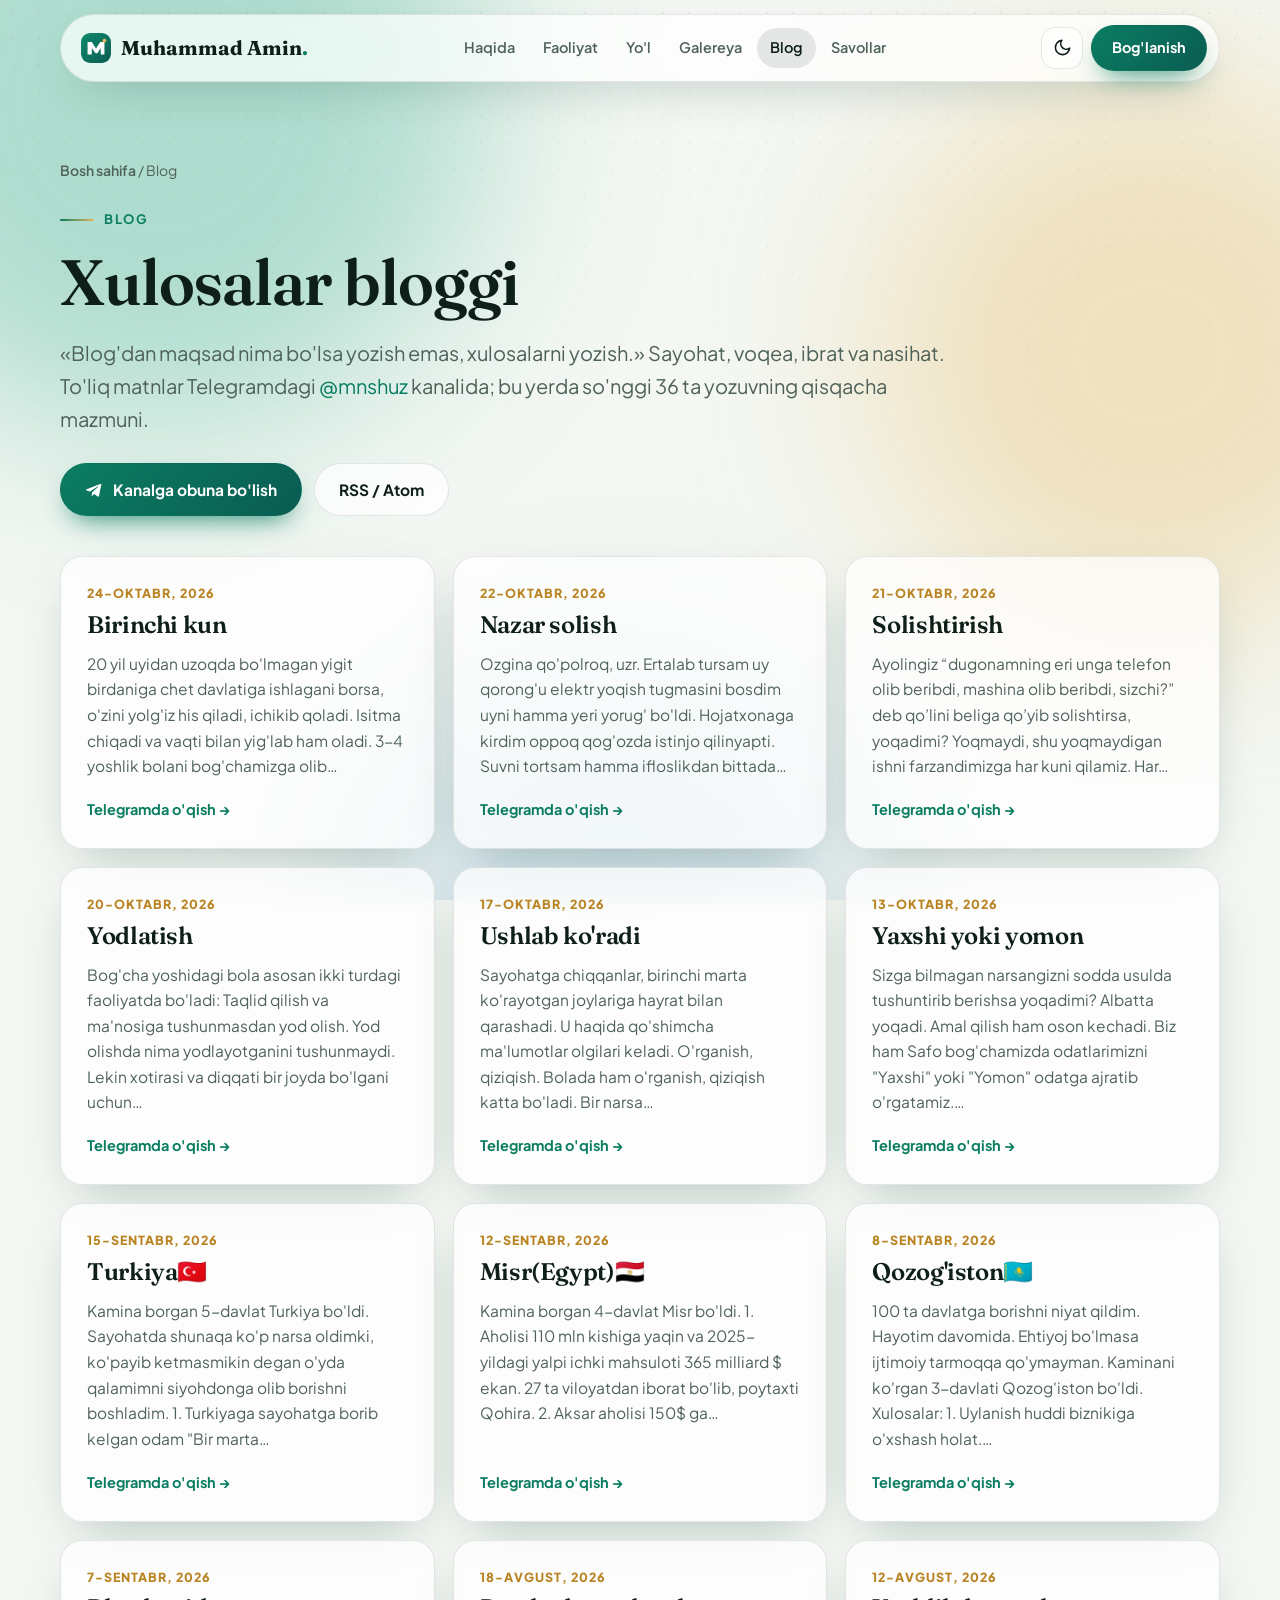
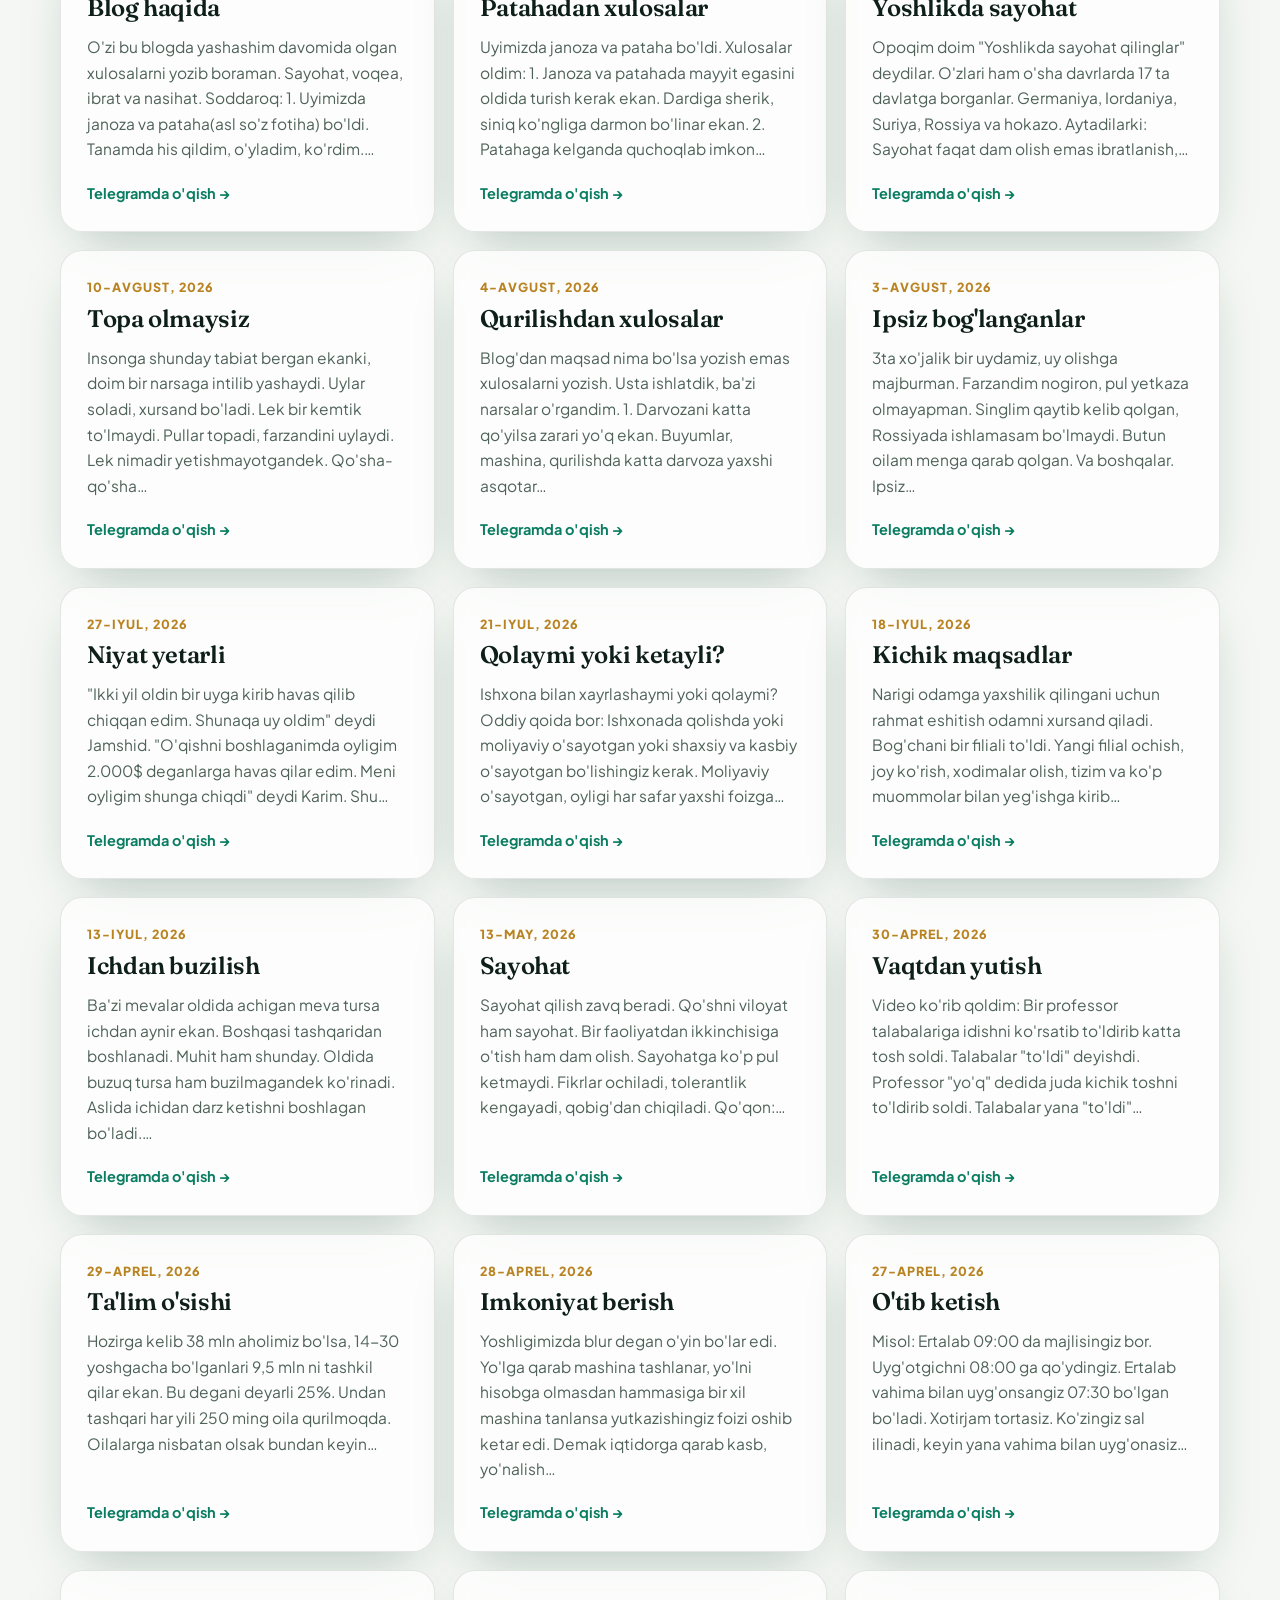
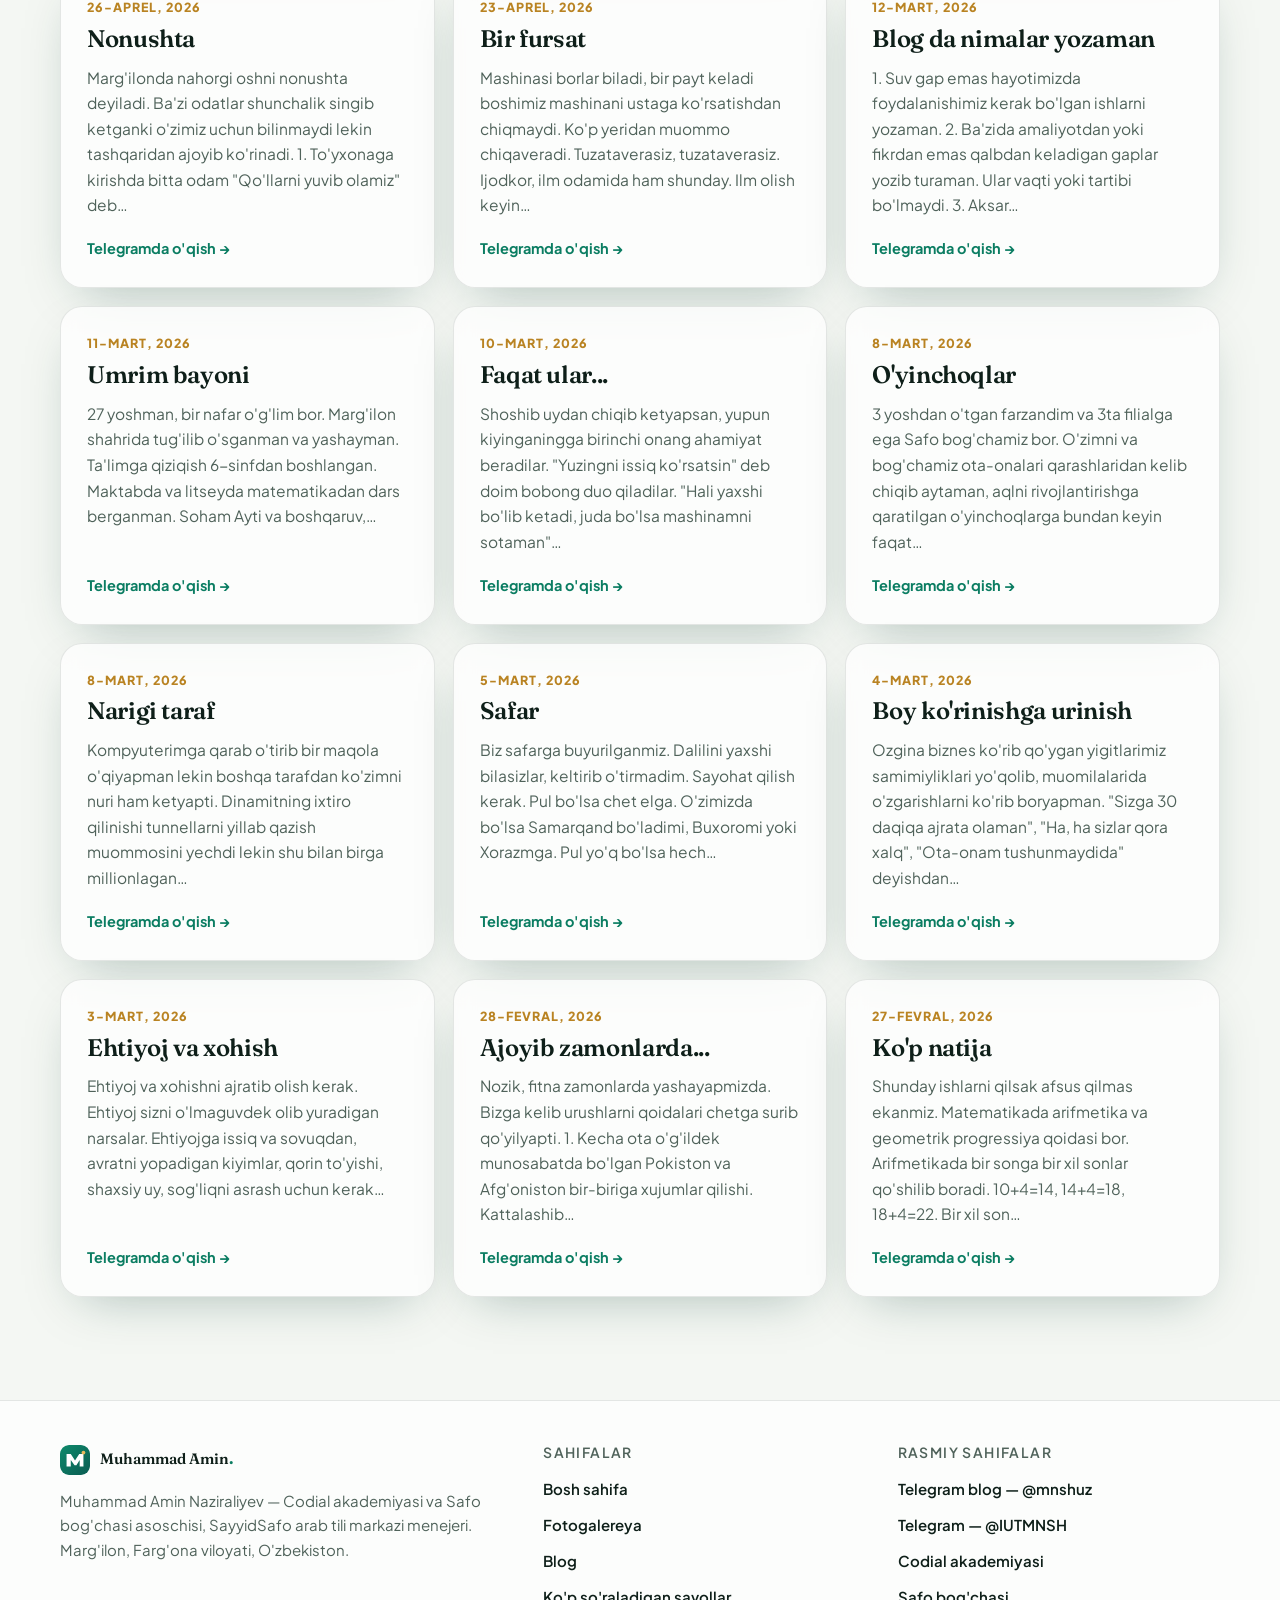
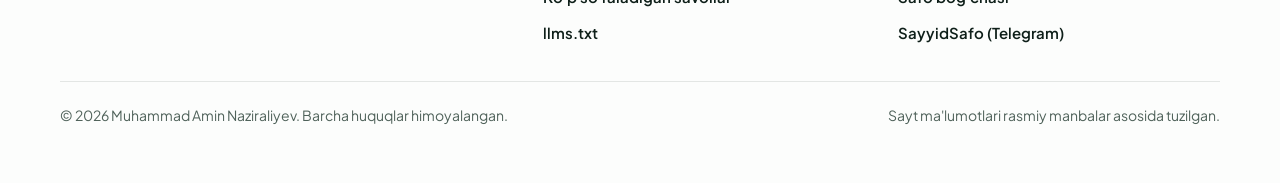
<file: blog/index.html>
<!doctype html>
<html lang="uz" data-theme="light">
<head>
<meta charset="utf-8">
<meta name="viewport" content="width=device-width, initial-scale=1">
<title>Blog — Muhammad Amin Naziraliyev</title>
<meta name="description" content="Muhammad Amin Naziraliyev blogi: sayohat, tarbiya, tadbirkorlik va hayotiy xulosalar. So&#x27;nggi yozuvlar sarlavhalari va qisqacha mazmuni, to&#x27;liq matn Telegramda (@mnshuz).">
<meta name="author" content="Muhammad Amin Naziraliyev">
<meta name="robots" content="index, follow, max-image-preview:large, max-snippet:-1, max-video-preview:-1">
<meta name="theme-color" content="#f4f7f3">
<link rel="canonical" href="https://mnsh.uz/blog/">
<link rel="alternate" hreflang="uz" href="https://mnsh.uz/blog/">
<link rel="alternate" hreflang="x-default" href="https://mnsh.uz/blog/">
<link rel="alternate" type="application/atom+xml" title="Muhammad Amin Naziraliyev — blog" href="https://mnsh.uz/feed.xml">
<link rel="alternate" type="text/markdown" title="llms.txt" href="https://mnsh.uz/llms.txt">
<link rel="icon" href="/favicon.svg" type="image/svg+xml">
<link rel="icon" href="/favicon.ico" sizes="48x48">
<link rel="apple-touch-icon" href="/assets/img/apple-touch-icon.png">
<link rel="manifest" href="/site.webmanifest">
<meta property="og:type" content="website">
<meta property="og:site_name" content="Muhammad Amin Naziraliyev">
<meta property="og:locale" content="uz_UZ">
<meta property="og:title" content="Blog — Muhammad Amin Naziraliyev">
<meta property="og:description" content="Muhammad Amin Naziraliyev blogi: sayohat, tarbiya, tadbirkorlik va hayotiy xulosalar. So&#x27;nggi yozuvlar sarlavhalari va qisqacha mazmuni, to&#x27;liq matn Telegramda (@mnshuz).">
<meta property="og:url" content="https://mnsh.uz/blog/">
<meta property="og:image" content="https://mnsh.uz/assets/img/og-cover.jpg">
<meta property="og:image:width" content="1200">
<meta property="og:image:height" content="630">
<meta property="og:image:alt" content="Muhammad Amin Naziraliyev — Codial akademiyasi va Safo bog&#x27;chasi asoschisi, SayyidSafo arab tili markazi menejeri">
<meta name="twitter:card" content="summary_large_image">
<meta name="twitter:title" content="Blog — Muhammad Amin Naziraliyev">
<meta name="twitter:description" content="Muhammad Amin Naziraliyev blogi: sayohat, tarbiya, tadbirkorlik va hayotiy xulosalar. So&#x27;nggi yozuvlar sarlavhalari va qisqacha mazmuni, to&#x27;liq matn Telegramda (@mnshuz).">
<meta name="twitter:image" content="https://mnsh.uz/assets/img/og-cover.jpg">
<link rel="preconnect" href="https://fonts.googleapis.com">
<link rel="preconnect" href="https://fonts.gstatic.com" crossorigin>
<link rel="stylesheet" href="https://fonts.googleapis.com/css2?family=Fraunces:opsz,wght@9..144,500;9..144,600;9..144,700&family=Plus+Jakarta+Sans:wght@400;500;600;700;800&display=swap">
<link rel="stylesheet" href="/assets/css/style.css">
<script>(function(){var d=document.documentElement,t;d.classList.add('js');try{t=localStorage.getItem('theme')}catch(e){}if(t!=='dark'){t='light'}d.setAttribute('data-theme',t);setTimeout(function(){if(!window.__ok)d.classList.remove('js')},4000)})()</script>
<script type="application/ld+json">{"@context":"https://schema.org","@graph":[{"@type":"Person","@id":"https://mnsh.uz/#person","name":"Muhammad Amin Naziraliyev","givenName":"Muhammad Amin","familyName":"Naziraliyev","additionalName":"Shukurulloh o'g'li","alternateName":["Muhammadamin Naziraliyev","Muhammad Amin","MNSH","Muhammad Amin Naziraliyev Shukurulloh o'g'li","Мухаммад Амин Назиралиев","Muhammad Amin ustoz"],"url":"https://mnsh.uz/","image":{"@type":"ImageObject","url":"https://mnsh.uz/assets/img/owner/hero.webp","width":640,"height":640,"caption":"Muhammad Amin Naziraliyev kostyumda, Codial akademiyasi o'quv xonasida"},"description":"Marg'ilonlik ta'lim tadbirkori va ustoz. Codial akademiyasi va Safo bog'chasi asoschisi, SayyidSafo arab tili markazi menejeri, Inha universiteti bitiruvchisi.","jobTitle":["Codial akademiyasi asoschisi","Safo bog'chasi asoschisi","SayyidSafo arab tili markazi menejeri"],"gender":"Male","nationality":{"@type":"Country","name":"O'zbekiston"},"birthPlace":{"@type":"Place","name":"Marg'ilon, Farg'ona viloyati, O'zbekiston"},"homeLocation":{"@type":"Place","name":"Marg'ilon, Farg'ona viloyati, O'zbekiston"},"alumniOf":{"@type":"CollegeOrUniversity","name":"Inha universiteti Toshkentda (Inha University in Tashkent)","sameAs":"https://inha.uz"},"knowsLanguage":["uz","en"],"knowsAbout":["Ta'lim","Ta'lim tadbirkorligi","IT ta'limi","Maktabgacha ta'lim","Dasturlash","Boshqaruv","Arab tili ta'limi"],"worksFor":[{"@id":"https://mnsh.uz/#codial"},{"@id":"https://mnsh.uz/#safo"},{"@id":"https://mnsh.uz/#sayyidsafo"}],"sameAs":["https://t.me/mnshuz","https://t.me/IUTMNSH","https://www.codialinfo.uz","https://safouyi.uz","https://t.me/SayyidSafo"],"mainEntityOfPage":"https://mnsh.uz/"},{"@type":"WebSite","@id":"https://mnsh.uz/#website","url":"https://mnsh.uz/","name":"Muhammad Amin Naziraliyev — rasmiy sayt","inLanguage":"uz","publisher":{"@id":"https://mnsh.uz/#person"},"about":{"@id":"https://mnsh.uz/#person"}},{"@type":"BreadcrumbList","itemListElement":[{"@type":"ListItem","position":1,"name":"Bosh sahifa","item":"https://mnsh.uz/"},{"@type":"ListItem","position":2,"name":"Blog","item":"https://mnsh.uz/blog/"}]},{"@type":"Blog","@id":"https://mnsh.uz/blog/#blog","url":"https://mnsh.uz/blog/","name":"Muhammad Amin Naziraliyev blogi","inLanguage":"uz","author":{"@id":"https://mnsh.uz/#person"},"isPartOf":{"@id":"https://mnsh.uz/#website"},"sameAs":"https://t.me/mnshuz","blogPost":[{"@type":"BlogPosting","headline":"Birinchi kun","description":"20 yil uyidan uzoqda bo'lmagan yigit birdaniga chet davlatiga ishlagani borsa, o'zini yolg'iz his qiladi, ichikib qoladi. Isitma chiqadi va vaqti bilan yig'lab ham oladi. 3-4 yoshlik bolani bog'chamizga olib…","url":"https://t.me/mnshuz/2929","datePublished":"2026-10-24","inLanguage":"uz","author":{"@id":"https://mnsh.uz/#person"},"mainEntityOfPage":"https://t.me/mnshuz/2929"},{"@type":"BlogPosting","headline":"Nazar solish","description":"Ozgina qo'polroq, uzr. Ertalab tursam uy qorong'u elektr yoqish tugmasini bosdim uyni hamma yeri yorug' bo'ldi. Hojatxonaga kirdim oppoq qog'ozda istinjo qilinyapti. Suvni tortsam hamma ifloslikdan bittada…","url":"https://t.me/mnshuz/2928","datePublished":"2026-10-22","inLanguage":"uz","author":{"@id":"https://mnsh.uz/#person"},"mainEntityOfPage":"https://t.me/mnshuz/2928"},{"@type":"BlogPosting","headline":"Solishtirish","description":"Ayolingiz “dugonamning eri unga telefon olib beribdi, mashina olib beribdi, sizchi?” deb qo’lini beliga qo’yib solishtirsa, yoqadimi? Yoqmaydi, shu yoqmaydigan ishni farzandimizga har kuni qilamiz. Har…","url":"https://t.me/mnshuz/2927","datePublished":"2026-10-21","inLanguage":"uz","author":{"@id":"https://mnsh.uz/#person"},"mainEntityOfPage":"https://t.me/mnshuz/2927"},{"@type":"BlogPosting","headline":"Yodlatish","description":"Bog'cha yoshidagi bola asosan ikki turdagi faoliyatda bo'ladi: Taqlid qilish va ma'nosiga tushunmasdan yod olish. Yod olishda nima yodlayotganini tushunmaydi. Lekin xotirasi va diqqati bir joyda bo'lgani uchun…","url":"https://t.me/mnshuz/2926","datePublished":"2026-10-20","inLanguage":"uz","author":{"@id":"https://mnsh.uz/#person"},"mainEntityOfPage":"https://t.me/mnshuz/2926"},{"@type":"BlogPosting","headline":"Ushlab ko'radi","description":"Sayohatga chiqqanlar, birinchi marta ko'rayotgan joylariga hayrat bilan qarashadi. U haqida qo'shimcha ma'lumotlar olgilari keladi. O'rganish, qiziqish. Bolada ham o'rganish, qiziqish katta bo'ladi. Bir narsa…","url":"https://t.me/mnshuz/2925","datePublished":"2026-10-17","inLanguage":"uz","author":{"@id":"https://mnsh.uz/#person"},"mainEntityOfPage":"https://t.me/mnshuz/2925"},{"@type":"BlogPosting","headline":"Yaxshi yoki yomon","description":"Sizga bilmagan narsangizni sodda usulda tushuntirib berishsa yoqadimi? Albatta yoqadi. Amal qilish ham oson kechadi. Biz ham Safo bog'chamizda odatlarimizni \"Yaxshi\" yoki \"Yomon\" odatga ajratib o'rgatamiz.…","url":"https://t.me/mnshuz/2924","datePublished":"2026-10-13","inLanguage":"uz","author":{"@id":"https://mnsh.uz/#person"},"mainEntityOfPage":"https://t.me/mnshuz/2924"},{"@type":"BlogPosting","headline":"Turkiya🇹🇷","description":"Kamina borgan 5-davlat Turkiya bo'ldi. Sayohatda shunaqa ko'p narsa oldimki, ko'payib ketmasmikin degan o'yda qalamimni siyohdonga olib borishni boshladim. 1. Turkiyaga sayohatga borib kelgan odam \"Bir marta…","url":"https://t.me/mnshuz/2922","datePublished":"2026-09-15","inLanguage":"uz","author":{"@id":"https://mnsh.uz/#person"},"mainEntityOfPage":"https://t.me/mnshuz/2922"},{"@type":"BlogPosting","headline":"Misr(Egypt)🇪🇬","description":"Kamina borgan 4-davlat Misr bo'ldi. 1.  Aholisi 110 mln kishiga yaqin va 2025-yildagi yalpi ichki mahsuloti 365 milliard $ ekan.  27 ta viloyatdan iborat bo'lib, poytaxti Qohira. 2. Aksar aholisi 150$ ga…","url":"https://t.me/mnshuz/2921","datePublished":"2026-09-12","inLanguage":"uz","author":{"@id":"https://mnsh.uz/#person"},"mainEntityOfPage":"https://t.me/mnshuz/2921"},{"@type":"BlogPosting","headline":"Qozog'iston🇰🇿","description":"100 ta davlatga borishni niyat qildim. Hayotim davomida. Ehtiyoj bo'lmasa ijtimoiy tarmoqqa qo'ymayman. Kaminani ko'rgan 3-davlati Qozog'iston bo'ldi. Xulosalar: 1. Uylanish huddi biznikiga o'xshash holat.…","url":"https://t.me/mnshuz/2920","datePublished":"2026-09-08","inLanguage":"uz","author":{"@id":"https://mnsh.uz/#person"},"mainEntityOfPage":"https://t.me/mnshuz/2920"},{"@type":"BlogPosting","headline":"Blog haqida","description":"O'zi bu blogda yashashim davomida olgan xulosalarni yozib boraman. Sayohat, voqea, ibrat va nasihat. Soddaroq: 1. Uyimizda janoza va pataha(asl so'z fotiha) bo'ldi. Tanamda his qildim, o'yladim, ko'rdim.…","url":"https://t.me/mnshuz/2919","datePublished":"2026-09-07","inLanguage":"uz","author":{"@id":"https://mnsh.uz/#person"},"mainEntityOfPage":"https://t.me/mnshuz/2919"},{"@type":"BlogPosting","headline":"Patahadan xulosalar","description":"Uyimizda janoza va pataha bo'ldi. Xulosalar oldim: 1. Janoza va patahada mayyit egasini oldida turish kerak ekan. Dardiga sherik, siniq ko'ngliga darmon bo'linar ekan. 2. Patahaga kelganda quchoqlab imkon…","url":"https://t.me/mnshuz/2918","datePublished":"2026-08-18","inLanguage":"uz","author":{"@id":"https://mnsh.uz/#person"},"mainEntityOfPage":"https://t.me/mnshuz/2918"},{"@type":"BlogPosting","headline":"Yoshlikda sayohat","description":"Opoqim doim \"Yoshlikda sayohat qilinglar\" deydilar. O'zlari ham o'sha davrlarda 17 ta davlatga borganlar. Germaniya, Iordaniya, Suriya, Rossiya va hokazo. Aytadilarki: Sayohat faqat dam olish emas ibratlanish,…","url":"https://t.me/mnshuz/2916","datePublished":"2026-08-12","inLanguage":"uz","author":{"@id":"https://mnsh.uz/#person"},"mainEntityOfPage":"https://t.me/mnshuz/2916"},{"@type":"BlogPosting","headline":"Topa olmaysiz","description":"Insonga shunday tabiat bergan ekanki, doim bir narsaga intilib yashaydi. Uylar soladi, xursand bo'ladi. Lek bir kemtik to'lmaydi. Pullar topadi, farzandini uylaydi. Lek nimadir yetishmayotgandek. Qo'sha-qo'sha…","url":"https://t.me/mnshuz/2915","datePublished":"2026-08-10","inLanguage":"uz","author":{"@id":"https://mnsh.uz/#person"},"mainEntityOfPage":"https://t.me/mnshuz/2915"},{"@type":"BlogPosting","headline":"Qurilishdan xulosalar","description":"Blog'dan maqsad nima bo'lsa yozish emas xulosalarni yozish. Usta ishlatdik, ba'zi narsalar o'rgandim. 1. Darvozani katta qo'yilsa zarari yo'q ekan. Buyumlar, mashina, qurilishda katta darvoza yaxshi asqotar…","url":"https://t.me/mnshuz/2914","datePublished":"2026-08-04","inLanguage":"uz","author":{"@id":"https://mnsh.uz/#person"},"mainEntityOfPage":"https://t.me/mnshuz/2914"},{"@type":"BlogPosting","headline":"Ipsiz bog'langanlar","description":"3ta xo'jalik bir uydamiz, uy olishga majburman. Farzandim nogiron, pul yetkaza olmayapman. Singlim qaytib kelib qolgan, Rossiyada ishlamasam bo'lmaydi. Butun oilam menga qarab qolgan. Va boshqalar. Ipsiz…","url":"https://t.me/mnshuz/2913","datePublished":"2026-08-03","inLanguage":"uz","author":{"@id":"https://mnsh.uz/#person"},"mainEntityOfPage":"https://t.me/mnshuz/2913"},{"@type":"BlogPosting","headline":"Niyat yetarli","description":"\"Ikki yil oldin bir uyga kirib havas qilib chiqqan edim. Shunaqa uy oldim\" deydi Jamshid. \"O'qishni boshlaganimda oyligim 2.000$ deganlarga havas qilar edim. Meni oyligim shunga chiqdi\" deydi Karim. Shu…","url":"https://t.me/mnshuz/2912","datePublished":"2026-07-27","inLanguage":"uz","author":{"@id":"https://mnsh.uz/#person"},"mainEntityOfPage":"https://t.me/mnshuz/2912"},{"@type":"BlogPosting","headline":"Qolaymi yoki ketayli?","description":"Ishxona bilan xayrlashaymi yoki qolaymi? Oddiy qoida bor: Ishxonada qolishda yoki moliyaviy o'sayotgan yoki shaxsiy va kasbiy o'sayotgan bo'lishingiz kerak. Moliyaviy o'sayotgan, oyligi har safar yaxshi foizga…","url":"https://t.me/mnshuz/2911","datePublished":"2026-07-21","inLanguage":"uz","author":{"@id":"https://mnsh.uz/#person"},"mainEntityOfPage":"https://t.me/mnshuz/2911"},{"@type":"BlogPosting","headline":"Kichik maqsadlar","description":"Narigi odamga yaxshilik qilingani uchun rahmat eshitish odamni xursand qiladi. Bog'chani bir filiali to'ldi. Yangi filial ochish, joy ko'rish, xodimalar olish, tizim va ko'p muommolar bilan yeg'ishga kirib…","url":"https://t.me/mnshuz/2910","datePublished":"2026-07-18","inLanguage":"uz","author":{"@id":"https://mnsh.uz/#person"},"mainEntityOfPage":"https://t.me/mnshuz/2910"},{"@type":"BlogPosting","headline":"Ichdan buzilish","description":"Ba'zi mevalar oldida achigan meva tursa ichdan aynir ekan. Boshqasi tashqaridan boshlanadi. Muhit ham shunday. Oldida buzuq tursa ham buzilmagandek ko'rinadi. Aslida ichidan darz ketishni boshlagan bo'ladi.…","url":"https://t.me/mnshuz/2909","datePublished":"2026-07-13","inLanguage":"uz","author":{"@id":"https://mnsh.uz/#person"},"mainEntityOfPage":"https://t.me/mnshuz/2909"},{"@type":"BlogPosting","headline":"Sayohat","description":"Sayohat qilish zavq beradi. Qo'shni viloyat ham sayohat. Bir faoliyatdan ikkinchisiga o'tish ham dam olish. Sayohatga ko'p pul ketmaydi. Fikrlar ochiladi, tolerantlik kengayadi, qobig'dan chiqiladi. Qo'qon:…","url":"https://t.me/mnshuz/2905","datePublished":"2026-05-13","inLanguage":"uz","author":{"@id":"https://mnsh.uz/#person"},"mainEntityOfPage":"https://t.me/mnshuz/2905"},{"@type":"BlogPosting","headline":"Vaqtdan yutish","description":"Video ko'rib qoldim: Bir professor talabalariga idishni ko'rsatib to'ldirib katta tosh soldi. Talabalar \"to'ldi\" deyishdi. Professor \"yo'q\" dedida juda kichik toshni to'ldirib soldi. Talabalar yana \"to'ldi\"…","url":"https://t.me/mnshuz/2879","datePublished":"2026-04-30","inLanguage":"uz","author":{"@id":"https://mnsh.uz/#person"},"mainEntityOfPage":"https://t.me/mnshuz/2879"},{"@type":"BlogPosting","headline":"Ta'lim o'sishi","description":"Hozirga kelib 38 mln aholimiz bo'lsa, 14-30 yoshgacha bo'lganlari 9,5 mln ni tashkil qilar ekan. Bu degani deyarli 25%. Undan tashqari har yili 250 ming oila qurilmoqda. Oilalarga nisbatan olsak bundan keyin…","url":"https://t.me/mnshuz/2878","datePublished":"2026-04-29","inLanguage":"uz","author":{"@id":"https://mnsh.uz/#person"},"mainEntityOfPage":"https://t.me/mnshuz/2878"},{"@type":"BlogPosting","headline":"Imkoniyat berish","description":"Yoshligimizda blur degan o'yin bo'lar edi. Yo'lga qarab mashina tashlanar, yo'lni hisobga olmasdan hammasiga bir xil mashina tanlansa yutkazishingiz foizi oshib ketar edi. Demak iqtidorga qarab kasb, yo'nalish…","url":"https://t.me/mnshuz/2877","datePublished":"2026-04-28","inLanguage":"uz","author":{"@id":"https://mnsh.uz/#person"},"mainEntityOfPage":"https://t.me/mnshuz/2877"},{"@type":"BlogPosting","headline":"O'tib ketish","description":"Misol: Ertalab 09:00 da majlisingiz bor. Uyg'otgichni 08:00 ga qo'ydingiz. Ertalab vahima bilan uyg'onsangiz 07:30 bo'lgan bo'ladi. Xotirjam tortasiz. Ko'zingiz sal ilinadi, keyin yana vahima bilan uyg'onasiz…","url":"https://t.me/mnshuz/2876","datePublished":"2026-04-27","inLanguage":"uz","author":{"@id":"https://mnsh.uz/#person"},"mainEntityOfPage":"https://t.me/mnshuz/2876"},{"@type":"BlogPosting","headline":"Nonushta","description":"Marg'ilonda nahorgi oshni nonushta deyiladi. Ba'zi odatlar shunchalik singib ketganki o'zimiz uchun bilinmaydi lekin tashqaridan ajoyib ko'rinadi. 1. To'yxonaga kirishda bitta odam \"Qo'llarni yuvib olamiz\" deb…","url":"https://t.me/mnshuz/2875","datePublished":"2026-04-26","inLanguage":"uz","author":{"@id":"https://mnsh.uz/#person"},"mainEntityOfPage":"https://t.me/mnshuz/2875"},{"@type":"BlogPosting","headline":"Bir fursat","description":"Mashinasi borlar biladi, bir payt keladi boshimiz mashinani ustaga ko'rsatishdan chiqmaydi. Ko'p yeridan muommo chiqaveradi. Tuzataverasiz, tuzataverasiz. Ijodkor, ilm odamida ham shunday. Ilm olish keyin…","url":"https://t.me/mnshuz/2874","datePublished":"2026-04-23","inLanguage":"uz","author":{"@id":"https://mnsh.uz/#person"},"mainEntityOfPage":"https://t.me/mnshuz/2874"},{"@type":"BlogPosting","headline":"Blog da nimalar yozaman","description":"1. Suv gap emas hayotimizda foydalanishimiz kerak bo'lgan ishlarni yozaman. 2. Ba'zida amaliyotdan yoki fikrdan emas qalbdan keladigan gaplar yozib turaman. Ular vaqti yoki tartibi bo'lmaydi. 3. Aksar…","url":"https://t.me/mnshuz/2864","datePublished":"2026-03-12","inLanguage":"uz","author":{"@id":"https://mnsh.uz/#person"},"mainEntityOfPage":"https://t.me/mnshuz/2864"},{"@type":"BlogPosting","headline":"Umrim bayoni","description":"27 yoshman, bir nafar o'g'lim bor. Marg'ilon shahrida tug'ilib o'sganman va yashayman. Ta'limga qiziqish 6-sinfdan boshlangan. Maktabda va litseyda matematikadan dars berganman. Soham Ayti va boshqaruv,…","url":"https://t.me/mnshuz/2863","datePublished":"2026-03-11","inLanguage":"uz","author":{"@id":"https://mnsh.uz/#person"},"mainEntityOfPage":"https://t.me/mnshuz/2863"},{"@type":"BlogPosting","headline":"Faqat ular...","description":"Shoshib uydan chiqib ketyapsan, yupun kiyinganingga birinchi onang ahamiyat beradilar. \"Yuzingni issiq ko'rsatsin\" deb doim bobong duo qiladilar. \"Hali yaxshi bo'lib ketadi, juda bo'lsa mashinamni sotaman\"…","url":"https://t.me/mnshuz/2862","datePublished":"2026-03-10","inLanguage":"uz","author":{"@id":"https://mnsh.uz/#person"},"mainEntityOfPage":"https://t.me/mnshuz/2862"},{"@type":"BlogPosting","headline":"O'yinchoqlar","description":"3 yoshdan o'tgan farzandim va 3ta filialga ega Safo bog'chamiz bor. O'zimni va bog'chamiz ota-onalari qarashlaridan kelib chiqib aytaman, aqlni rivojlantirishga qaratilgan o'yinchoqlarga bundan keyin faqat…","url":"https://t.me/mnshuz/2860","datePublished":"2026-03-08","inLanguage":"uz","author":{"@id":"https://mnsh.uz/#person"},"mainEntityOfPage":"https://t.me/mnshuz/2860"},{"@type":"BlogPosting","headline":"Narigi taraf","description":"Kompyuterimga qarab o'tirib bir maqola o'qiyapman lekin boshqa tarafdan ko'zimni nuri ham ketyapti. Dinamitning ixtiro qilinishi tunnellarni yillab qazish muommosini yechdi lekin shu bilan birga millionlagan…","url":"https://t.me/mnshuz/2861","datePublished":"2026-03-08","inLanguage":"uz","author":{"@id":"https://mnsh.uz/#person"},"mainEntityOfPage":"https://t.me/mnshuz/2861"},{"@type":"BlogPosting","headline":"Safar","description":"Biz safarga buyurilganmiz. Dalilini yaxshi bilasizlar, keltirib o'tirmadim. Sayohat qilish kerak. Pul bo'lsa chet elga. O'zimizda bo'lsa Samarqand bo'ladimi, Buxoromi yoki Xorazmga. Pul yo'q bo'lsa hech…","url":"https://t.me/mnshuz/2859","datePublished":"2026-03-05","inLanguage":"uz","author":{"@id":"https://mnsh.uz/#person"},"mainEntityOfPage":"https://t.me/mnshuz/2859"},{"@type":"BlogPosting","headline":"Boy ko'rinishga urinish","description":"Ozgina biznes ko'rib qo'ygan yigitlarimiz samimiyliklari yo'qolib, muomilalarida o'zgarishlarni ko'rib boryapman. \"Sizga 30 daqiqa ajrata olaman\", \"Ha, ha sizlar qora xalq\", \"Ota-onam tushunmaydida\" deyishdan…","url":"https://t.me/mnshuz/2858","datePublished":"2026-03-04","inLanguage":"uz","author":{"@id":"https://mnsh.uz/#person"},"mainEntityOfPage":"https://t.me/mnshuz/2858"},{"@type":"BlogPosting","headline":"Ehtiyoj va xohish","description":"Ehtiyoj va xohishni ajratib olish kerak. Ehtiyoj sizni o'lmaguvdek olib yuradigan narsalar. Ehtiyojga issiq va sovuqdan, avratni yopadigan kiyimlar, qorin to'yishi, shaxsiy uy, sog'liqni asrash uchun kerak…","url":"https://t.me/mnshuz/2857","datePublished":"2026-03-03","inLanguage":"uz","author":{"@id":"https://mnsh.uz/#person"},"mainEntityOfPage":"https://t.me/mnshuz/2857"},{"@type":"BlogPosting","headline":"Ajoyib zamonlarda...","description":"Nozik, fitna zamonlarda yashayapmizda. Bizga kelib urushlarni qoidalari chetga surib qo'yilyapti. 1. Kecha ota o'g'ildek munosabatda bo'lgan Pokiston va Afg'oniston bir-biriga xujumlar qilishi. Kattalashib…","url":"https://t.me/mnshuz/2856","datePublished":"2026-02-28","inLanguage":"uz","author":{"@id":"https://mnsh.uz/#person"},"mainEntityOfPage":"https://t.me/mnshuz/2856"},{"@type":"BlogPosting","headline":"Ko'p natija","description":"Shunday ishlarni qilsak afsus qilmas ekanmiz. Matematikada arifmetika va geometrik progressiya qoidasi bor. Arifmetikada bir songa bir xil sonlar qo'shilib boradi. 10+4=14, 14+4=18, 18+4=22. Bir xil son…","url":"https://t.me/mnshuz/2855","datePublished":"2026-02-27","inLanguage":"uz","author":{"@id":"https://mnsh.uz/#person"},"mainEntityOfPage":"https://t.me/mnshuz/2855"}]}]}</script>
</head>
<body>
<a class="skip" href="#main">Asosiy kontentga o'tish</a>
<div class="aurora" aria-hidden="true"><i></i><i></i><i></i></div>
<div class="progress" aria-hidden="true"></div>
<header class="nav" role="banner">
  <a class="brand" href="/" aria-label="Muhammad Amin Naziraliyev — bosh sahifa"><img class="brand-mark" src="/assets/img/favicon.svg" alt="" width="30" height="30"><span>Muhammad Amin<b>.</b></span></a>
  <nav class="nav-links" aria-label="Asosiy menyu"><a href="/#haqida">Haqida</a><a href="/#faoliyat">Faoliyat</a><a href="/#yol">Yo'l</a><a href="/galereya/">Galereya</a><a href="/blog/" aria-current="page">Blog</a><a href="/#savollar">Savollar</a></nav>
  <div class="nav-tools">
    <button class="icon-btn" type="button" data-theme-toggle aria-label="Mavzuni almashtirish (kunduzgi / tungi)"><svg class="theme-moon" viewBox="0 0 24 24" fill="none" stroke="currentColor" stroke-width="2" stroke-linecap="round" stroke-linejoin="round" aria-hidden="true"><path d="M21 12.8A9 9 0 1 1 11.2 3a7 7 0 0 0 9.8 9.8z"/></svg><svg class="theme-sun" viewBox="0 0 24 24" fill="none" stroke="currentColor" stroke-width="2" stroke-linecap="round" aria-hidden="true"><circle cx="12" cy="12" r="4"/><path d="M12 2v2M12 20v2M4.9 4.9l1.4 1.4M17.7 17.7l1.4 1.4M2 12h2M20 12h2M4.9 19.1l1.4-1.4M17.7 6.3l1.4-1.4"/></svg></button>
    <a class="btn btn-primary cta-nav" href="https://t.me/IUTMNSH" rel="noopener me">Bog'lanish</a>
    <button class="icon-btn menu-btn" type="button" data-menu-toggle aria-label="Menyuni ochish" aria-expanded="false"><svg viewBox="0 0 24 24" fill="none" stroke="currentColor" stroke-width="2.2" stroke-linecap="round" aria-hidden="true"><path d="M4 7h16M4 12h16M4 17h16"/></svg></button>
  </div>
</header>
<main id="main">
<div class="page-head"><div class="wrap">
  <p class="crumbs"><a href="/">Bosh sahifa</a> / Blog</p>
  <p class="eyebrow">Blog</p>
  <h1 class="split">Xulosalar bloggi</h1>
  <p class="lead">«Blog'dan maqsad nima bo'lsa yozish emas, xulosalarni yozish.» Sayohat, voqea, ibrat va nasihat. To'liq matnlar Telegramdagi <a href="https://t.me/mnshuz" rel="me noopener">@mnshuz</a> kanalida; bu yerda so'nggi 36 ta yozuvning qisqacha mazmuni.</p>
  <p class="hero-cta" style="margin-bottom:0"><a class="btn btn-primary" href="https://t.me/mnshuz" rel="me noopener"><svg viewBox="0 0 24 24" fill="currentColor" aria-hidden="true"><path d="M21.9 4.3 18.6 20c-.2 1-.9 1.3-1.7.8l-4.7-3.5-2.3 2.2c-.3.3-.5.5-1 .5l.4-4.8 8.7-7.9c.4-.3-.1-.5-.6-.2L6.7 13.9 2.1 12.5c-1-.3-1-1 .2-1.5L20.2 4c.9-.3 1.6.2 1.7.3z"/></svg> Kanalga obuna bo'lish</a><a class="btn btn-ghost" href="/feed.xml">RSS / Atom</a></p>
</div></div>
<section style="padding-top:40px"><div class="wrap"><div class="posts"><article class="card post spot" data-reveal style="--d:0"><time datetime="2026-10-24">24-oktabr, 2026</time><h3>Birinchi kun</h3><p>20 yil uyidan uzoqda bo&#x27;lmagan yigit birdaniga chet davlatiga ishlagani borsa, o&#x27;zini yolg&#x27;iz his qiladi, ichikib qoladi. Isitma chiqadi va vaqti bilan yig&#x27;lab ham oladi. 3-4 yoshlik bolani bog&#x27;chamizga olib…</p><a class="read" href="https://t.me/mnshuz/2929" rel="noopener" aria-label="Birinchi kun — Telegramda o'qish">Telegramda o'qish</a></article><article class="card post spot" data-reveal style="--d:1"><time datetime="2026-10-22">22-oktabr, 2026</time><h3>Nazar solish</h3><p>Ozgina qo&#x27;polroq, uzr. Ertalab tursam uy qorong&#x27;u elektr yoqish tugmasini bosdim uyni hamma yeri yorug&#x27; bo&#x27;ldi. Hojatxonaga kirdim oppoq qog&#x27;ozda istinjo qilinyapti. Suvni tortsam hamma ifloslikdan bittada…</p><a class="read" href="https://t.me/mnshuz/2928" rel="noopener" aria-label="Nazar solish — Telegramda o'qish">Telegramda o'qish</a></article><article class="card post spot" data-reveal style="--d:2"><time datetime="2026-10-21">21-oktabr, 2026</time><h3>Solishtirish</h3><p>Ayolingiz “dugonamning eri unga telefon olib beribdi, mashina olib beribdi, sizchi?” deb qo’lini beliga qo’yib solishtirsa, yoqadimi? Yoqmaydi, shu yoqmaydigan ishni farzandimizga har kuni qilamiz. Har…</p><a class="read" href="https://t.me/mnshuz/2927" rel="noopener" aria-label="Solishtirish — Telegramda o'qish">Telegramda o'qish</a></article><article class="card post spot" data-reveal style="--d:0"><time datetime="2026-10-20">20-oktabr, 2026</time><h3>Yodlatish</h3><p>Bog&#x27;cha yoshidagi bola asosan ikki turdagi faoliyatda bo&#x27;ladi: Taqlid qilish va ma&#x27;nosiga tushunmasdan yod olish. Yod olishda nima yodlayotganini tushunmaydi. Lekin xotirasi va diqqati bir joyda bo&#x27;lgani uchun…</p><a class="read" href="https://t.me/mnshuz/2926" rel="noopener" aria-label="Yodlatish — Telegramda o'qish">Telegramda o'qish</a></article><article class="card post spot" data-reveal style="--d:1"><time datetime="2026-10-17">17-oktabr, 2026</time><h3>Ushlab ko&#x27;radi</h3><p>Sayohatga chiqqanlar, birinchi marta ko&#x27;rayotgan joylariga hayrat bilan qarashadi. U haqida qo&#x27;shimcha ma&#x27;lumotlar olgilari keladi. O&#x27;rganish, qiziqish. Bolada ham o&#x27;rganish, qiziqish katta bo&#x27;ladi. Bir narsa…</p><a class="read" href="https://t.me/mnshuz/2925" rel="noopener" aria-label="Ushlab ko&#x27;radi — Telegramda o'qish">Telegramda o'qish</a></article><article class="card post spot" data-reveal style="--d:2"><time datetime="2026-10-13">13-oktabr, 2026</time><h3>Yaxshi yoki yomon</h3><p>Sizga bilmagan narsangizni sodda usulda tushuntirib berishsa yoqadimi? Albatta yoqadi. Amal qilish ham oson kechadi. Biz ham Safo bog&#x27;chamizda odatlarimizni &quot;Yaxshi&quot; yoki &quot;Yomon&quot; odatga ajratib o&#x27;rgatamiz.…</p><a class="read" href="https://t.me/mnshuz/2924" rel="noopener" aria-label="Yaxshi yoki yomon — Telegramda o'qish">Telegramda o'qish</a></article><article class="card post spot" data-reveal style="--d:0"><time datetime="2026-09-15">15-sentabr, 2026</time><h3>Turkiya🇹🇷</h3><p>Kamina borgan 5-davlat Turkiya bo&#x27;ldi. Sayohatda shunaqa ko&#x27;p narsa oldimki, ko&#x27;payib ketmasmikin degan o&#x27;yda qalamimni siyohdonga olib borishni boshladim. 1. Turkiyaga sayohatga borib kelgan odam &quot;Bir marta…</p><a class="read" href="https://t.me/mnshuz/2922" rel="noopener" aria-label="Turkiya🇹🇷 — Telegramda o'qish">Telegramda o'qish</a></article><article class="card post spot" data-reveal style="--d:1"><time datetime="2026-09-12">12-sentabr, 2026</time><h3>Misr(Egypt)🇪🇬</h3><p>Kamina borgan 4-davlat Misr bo&#x27;ldi. 1.  Aholisi 110 mln kishiga yaqin va 2025-yildagi yalpi ichki mahsuloti 365 milliard $ ekan.  27 ta viloyatdan iborat bo&#x27;lib, poytaxti Qohira. 2. Aksar aholisi 150$ ga…</p><a class="read" href="https://t.me/mnshuz/2921" rel="noopener" aria-label="Misr(Egypt)🇪🇬 — Telegramda o'qish">Telegramda o'qish</a></article><article class="card post spot" data-reveal style="--d:2"><time datetime="2026-09-08">8-sentabr, 2026</time><h3>Qozog&#x27;iston🇰🇿</h3><p>100 ta davlatga borishni niyat qildim. Hayotim davomida. Ehtiyoj bo&#x27;lmasa ijtimoiy tarmoqqa qo&#x27;ymayman. Kaminani ko&#x27;rgan 3-davlati Qozog&#x27;iston bo&#x27;ldi. Xulosalar: 1. Uylanish huddi biznikiga o&#x27;xshash holat.…</p><a class="read" href="https://t.me/mnshuz/2920" rel="noopener" aria-label="Qozog&#x27;iston🇰🇿 — Telegramda o'qish">Telegramda o'qish</a></article><article class="card post spot" data-reveal style="--d:0"><time datetime="2026-09-07">7-sentabr, 2026</time><h3>Blog haqida</h3><p>O&#x27;zi bu blogda yashashim davomida olgan xulosalarni yozib boraman. Sayohat, voqea, ibrat va nasihat. Soddaroq: 1. Uyimizda janoza va pataha(asl so&#x27;z fotiha) bo&#x27;ldi. Tanamda his qildim, o&#x27;yladim, ko&#x27;rdim.…</p><a class="read" href="https://t.me/mnshuz/2919" rel="noopener" aria-label="Blog haqida — Telegramda o'qish">Telegramda o'qish</a></article><article class="card post spot" data-reveal style="--d:1"><time datetime="2026-08-18">18-avgust, 2026</time><h3>Patahadan xulosalar</h3><p>Uyimizda janoza va pataha bo&#x27;ldi. Xulosalar oldim: 1. Janoza va patahada mayyit egasini oldida turish kerak ekan. Dardiga sherik, siniq ko&#x27;ngliga darmon bo&#x27;linar ekan. 2. Patahaga kelganda quchoqlab imkon…</p><a class="read" href="https://t.me/mnshuz/2918" rel="noopener" aria-label="Patahadan xulosalar — Telegramda o'qish">Telegramda o'qish</a></article><article class="card post spot" data-reveal style="--d:2"><time datetime="2026-08-12">12-avgust, 2026</time><h3>Yoshlikda sayohat</h3><p>Opoqim doim &quot;Yoshlikda sayohat qilinglar&quot; deydilar. O&#x27;zlari ham o&#x27;sha davrlarda 17 ta davlatga borganlar. Germaniya, Iordaniya, Suriya, Rossiya va hokazo. Aytadilarki: Sayohat faqat dam olish emas ibratlanish,…</p><a class="read" href="https://t.me/mnshuz/2916" rel="noopener" aria-label="Yoshlikda sayohat — Telegramda o'qish">Telegramda o'qish</a></article><article class="card post spot" data-reveal style="--d:0"><time datetime="2026-08-10">10-avgust, 2026</time><h3>Topa olmaysiz</h3><p>Insonga shunday tabiat bergan ekanki, doim bir narsaga intilib yashaydi. Uylar soladi, xursand bo&#x27;ladi. Lek bir kemtik to&#x27;lmaydi. Pullar topadi, farzandini uylaydi. Lek nimadir yetishmayotgandek. Qo&#x27;sha-qo&#x27;sha…</p><a class="read" href="https://t.me/mnshuz/2915" rel="noopener" aria-label="Topa olmaysiz — Telegramda o'qish">Telegramda o'qish</a></article><article class="card post spot" data-reveal style="--d:1"><time datetime="2026-08-04">4-avgust, 2026</time><h3>Qurilishdan xulosalar</h3><p>Blog&#x27;dan maqsad nima bo&#x27;lsa yozish emas xulosalarni yozish. Usta ishlatdik, ba&#x27;zi narsalar o&#x27;rgandim. 1. Darvozani katta qo&#x27;yilsa zarari yo&#x27;q ekan. Buyumlar, mashina, qurilishda katta darvoza yaxshi asqotar…</p><a class="read" href="https://t.me/mnshuz/2914" rel="noopener" aria-label="Qurilishdan xulosalar — Telegramda o'qish">Telegramda o'qish</a></article><article class="card post spot" data-reveal style="--d:2"><time datetime="2026-08-03">3-avgust, 2026</time><h3>Ipsiz bog&#x27;langanlar</h3><p>3ta xo&#x27;jalik bir uydamiz, uy olishga majburman. Farzandim nogiron, pul yetkaza olmayapman. Singlim qaytib kelib qolgan, Rossiyada ishlamasam bo&#x27;lmaydi. Butun oilam menga qarab qolgan. Va boshqalar. Ipsiz…</p><a class="read" href="https://t.me/mnshuz/2913" rel="noopener" aria-label="Ipsiz bog&#x27;langanlar — Telegramda o'qish">Telegramda o'qish</a></article><article class="card post spot" data-reveal style="--d:0"><time datetime="2026-07-27">27-iyul, 2026</time><h3>Niyat yetarli</h3><p>&quot;Ikki yil oldin bir uyga kirib havas qilib chiqqan edim. Shunaqa uy oldim&quot; deydi Jamshid. &quot;O&#x27;qishni boshlaganimda oyligim 2.000$ deganlarga havas qilar edim. Meni oyligim shunga chiqdi&quot; deydi Karim. Shu…</p><a class="read" href="https://t.me/mnshuz/2912" rel="noopener" aria-label="Niyat yetarli — Telegramda o'qish">Telegramda o'qish</a></article><article class="card post spot" data-reveal style="--d:1"><time datetime="2026-07-21">21-iyul, 2026</time><h3>Qolaymi yoki ketayli?</h3><p>Ishxona bilan xayrlashaymi yoki qolaymi? Oddiy qoida bor: Ishxonada qolishda yoki moliyaviy o&#x27;sayotgan yoki shaxsiy va kasbiy o&#x27;sayotgan bo&#x27;lishingiz kerak. Moliyaviy o&#x27;sayotgan, oyligi har safar yaxshi foizga…</p><a class="read" href="https://t.me/mnshuz/2911" rel="noopener" aria-label="Qolaymi yoki ketayli? — Telegramda o'qish">Telegramda o'qish</a></article><article class="card post spot" data-reveal style="--d:2"><time datetime="2026-07-18">18-iyul, 2026</time><h3>Kichik maqsadlar</h3><p>Narigi odamga yaxshilik qilingani uchun rahmat eshitish odamni xursand qiladi. Bog&#x27;chani bir filiali to&#x27;ldi. Yangi filial ochish, joy ko&#x27;rish, xodimalar olish, tizim va ko&#x27;p muommolar bilan yeg&#x27;ishga kirib…</p><a class="read" href="https://t.me/mnshuz/2910" rel="noopener" aria-label="Kichik maqsadlar — Telegramda o'qish">Telegramda o'qish</a></article><article class="card post spot" data-reveal style="--d:0"><time datetime="2026-07-13">13-iyul, 2026</time><h3>Ichdan buzilish</h3><p>Ba&#x27;zi mevalar oldida achigan meva tursa ichdan aynir ekan. Boshqasi tashqaridan boshlanadi. Muhit ham shunday. Oldida buzuq tursa ham buzilmagandek ko&#x27;rinadi. Aslida ichidan darz ketishni boshlagan bo&#x27;ladi.…</p><a class="read" href="https://t.me/mnshuz/2909" rel="noopener" aria-label="Ichdan buzilish — Telegramda o'qish">Telegramda o'qish</a></article><article class="card post spot" data-reveal style="--d:1"><time datetime="2026-05-13">13-may, 2026</time><h3>Sayohat</h3><p>Sayohat qilish zavq beradi. Qo&#x27;shni viloyat ham sayohat. Bir faoliyatdan ikkinchisiga o&#x27;tish ham dam olish. Sayohatga ko&#x27;p pul ketmaydi. Fikrlar ochiladi, tolerantlik kengayadi, qobig&#x27;dan chiqiladi. Qo&#x27;qon:…</p><a class="read" href="https://t.me/mnshuz/2905" rel="noopener" aria-label="Sayohat — Telegramda o'qish">Telegramda o'qish</a></article><article class="card post spot" data-reveal style="--d:2"><time datetime="2026-04-30">30-aprel, 2026</time><h3>Vaqtdan yutish</h3><p>Video ko&#x27;rib qoldim: Bir professor talabalariga idishni ko&#x27;rsatib to&#x27;ldirib katta tosh soldi. Talabalar &quot;to&#x27;ldi&quot; deyishdi. Professor &quot;yo&#x27;q&quot; dedida juda kichik toshni to&#x27;ldirib soldi. Talabalar yana &quot;to&#x27;ldi&quot;…</p><a class="read" href="https://t.me/mnshuz/2879" rel="noopener" aria-label="Vaqtdan yutish — Telegramda o'qish">Telegramda o'qish</a></article><article class="card post spot" data-reveal style="--d:0"><time datetime="2026-04-29">29-aprel, 2026</time><h3>Ta&#x27;lim o&#x27;sishi</h3><p>Hozirga kelib 38 mln aholimiz bo&#x27;lsa, 14-30 yoshgacha bo&#x27;lganlari 9,5 mln ni tashkil qilar ekan. Bu degani deyarli 25%. Undan tashqari har yili 250 ming oila qurilmoqda. Oilalarga nisbatan olsak bundan keyin…</p><a class="read" href="https://t.me/mnshuz/2878" rel="noopener" aria-label="Ta&#x27;lim o&#x27;sishi — Telegramda o'qish">Telegramda o'qish</a></article><article class="card post spot" data-reveal style="--d:1"><time datetime="2026-04-28">28-aprel, 2026</time><h3>Imkoniyat berish</h3><p>Yoshligimizda blur degan o&#x27;yin bo&#x27;lar edi. Yo&#x27;lga qarab mashina tashlanar, yo&#x27;lni hisobga olmasdan hammasiga bir xil mashina tanlansa yutkazishingiz foizi oshib ketar edi. Demak iqtidorga qarab kasb, yo&#x27;nalish…</p><a class="read" href="https://t.me/mnshuz/2877" rel="noopener" aria-label="Imkoniyat berish — Telegramda o'qish">Telegramda o'qish</a></article><article class="card post spot" data-reveal style="--d:2"><time datetime="2026-04-27">27-aprel, 2026</time><h3>O&#x27;tib ketish</h3><p>Misol: Ertalab 09:00 da majlisingiz bor. Uyg&#x27;otgichni 08:00 ga qo&#x27;ydingiz. Ertalab vahima bilan uyg&#x27;onsangiz 07:30 bo&#x27;lgan bo&#x27;ladi. Xotirjam tortasiz. Ko&#x27;zingiz sal ilinadi, keyin yana vahima bilan uyg&#x27;onasiz…</p><a class="read" href="https://t.me/mnshuz/2876" rel="noopener" aria-label="O&#x27;tib ketish — Telegramda o'qish">Telegramda o'qish</a></article><article class="card post spot" data-reveal style="--d:0"><time datetime="2026-04-26">26-aprel, 2026</time><h3>Nonushta</h3><p>Marg&#x27;ilonda nahorgi oshni nonushta deyiladi. Ba&#x27;zi odatlar shunchalik singib ketganki o&#x27;zimiz uchun bilinmaydi lekin tashqaridan ajoyib ko&#x27;rinadi. 1. To&#x27;yxonaga kirishda bitta odam &quot;Qo&#x27;llarni yuvib olamiz&quot; deb…</p><a class="read" href="https://t.me/mnshuz/2875" rel="noopener" aria-label="Nonushta — Telegramda o'qish">Telegramda o'qish</a></article><article class="card post spot" data-reveal style="--d:1"><time datetime="2026-04-23">23-aprel, 2026</time><h3>Bir fursat</h3><p>Mashinasi borlar biladi, bir payt keladi boshimiz mashinani ustaga ko&#x27;rsatishdan chiqmaydi. Ko&#x27;p yeridan muommo chiqaveradi. Tuzataverasiz, tuzataverasiz. Ijodkor, ilm odamida ham shunday. Ilm olish keyin…</p><a class="read" href="https://t.me/mnshuz/2874" rel="noopener" aria-label="Bir fursat — Telegramda o'qish">Telegramda o'qish</a></article><article class="card post spot" data-reveal style="--d:2"><time datetime="2026-03-12">12-mart, 2026</time><h3>Blog da nimalar yozaman</h3><p>1. Suv gap emas hayotimizda foydalanishimiz kerak bo&#x27;lgan ishlarni yozaman. 2. Ba&#x27;zida amaliyotdan yoki fikrdan emas qalbdan keladigan gaplar yozib turaman. Ular vaqti yoki tartibi bo&#x27;lmaydi. 3. Aksar…</p><a class="read" href="https://t.me/mnshuz/2864" rel="noopener" aria-label="Blog da nimalar yozaman — Telegramda o'qish">Telegramda o'qish</a></article><article class="card post spot" data-reveal style="--d:0"><time datetime="2026-03-11">11-mart, 2026</time><h3>Umrim bayoni</h3><p>27 yoshman, bir nafar o&#x27;g&#x27;lim bor. Marg&#x27;ilon shahrida tug&#x27;ilib o&#x27;sganman va yashayman. Ta&#x27;limga qiziqish 6-sinfdan boshlangan. Maktabda va litseyda matematikadan dars berganman. Soham Ayti va boshqaruv,…</p><a class="read" href="https://t.me/mnshuz/2863" rel="noopener" aria-label="Umrim bayoni — Telegramda o'qish">Telegramda o'qish</a></article><article class="card post spot" data-reveal style="--d:1"><time datetime="2026-03-10">10-mart, 2026</time><h3>Faqat ular...</h3><p>Shoshib uydan chiqib ketyapsan, yupun kiyinganingga birinchi onang ahamiyat beradilar. &quot;Yuzingni issiq ko&#x27;rsatsin&quot; deb doim bobong duo qiladilar. &quot;Hali yaxshi bo&#x27;lib ketadi, juda bo&#x27;lsa mashinamni sotaman&quot;…</p><a class="read" href="https://t.me/mnshuz/2862" rel="noopener" aria-label="Faqat ular... — Telegramda o'qish">Telegramda o'qish</a></article><article class="card post spot" data-reveal style="--d:2"><time datetime="2026-03-08">8-mart, 2026</time><h3>O&#x27;yinchoqlar</h3><p>3 yoshdan o&#x27;tgan farzandim va 3ta filialga ega Safo bog&#x27;chamiz bor. O&#x27;zimni va bog&#x27;chamiz ota-onalari qarashlaridan kelib chiqib aytaman, aqlni rivojlantirishga qaratilgan o&#x27;yinchoqlarga bundan keyin faqat…</p><a class="read" href="https://t.me/mnshuz/2860" rel="noopener" aria-label="O&#x27;yinchoqlar — Telegramda o'qish">Telegramda o'qish</a></article><article class="card post spot" data-reveal style="--d:0"><time datetime="2026-03-08">8-mart, 2026</time><h3>Narigi taraf</h3><p>Kompyuterimga qarab o&#x27;tirib bir maqola o&#x27;qiyapman lekin boshqa tarafdan ko&#x27;zimni nuri ham ketyapti. Dinamitning ixtiro qilinishi tunnellarni yillab qazish muommosini yechdi lekin shu bilan birga millionlagan…</p><a class="read" href="https://t.me/mnshuz/2861" rel="noopener" aria-label="Narigi taraf — Telegramda o'qish">Telegramda o'qish</a></article><article class="card post spot" data-reveal style="--d:1"><time datetime="2026-03-05">5-mart, 2026</time><h3>Safar</h3><p>Biz safarga buyurilganmiz. Dalilini yaxshi bilasizlar, keltirib o&#x27;tirmadim. Sayohat qilish kerak. Pul bo&#x27;lsa chet elga. O&#x27;zimizda bo&#x27;lsa Samarqand bo&#x27;ladimi, Buxoromi yoki Xorazmga. Pul yo&#x27;q bo&#x27;lsa hech…</p><a class="read" href="https://t.me/mnshuz/2859" rel="noopener" aria-label="Safar — Telegramda o'qish">Telegramda o'qish</a></article><article class="card post spot" data-reveal style="--d:2"><time datetime="2026-03-04">4-mart, 2026</time><h3>Boy ko&#x27;rinishga urinish</h3><p>Ozgina biznes ko&#x27;rib qo&#x27;ygan yigitlarimiz samimiyliklari yo&#x27;qolib, muomilalarida o&#x27;zgarishlarni ko&#x27;rib boryapman. &quot;Sizga 30 daqiqa ajrata olaman&quot;, &quot;Ha, ha sizlar qora xalq&quot;, &quot;Ota-onam tushunmaydida&quot; deyishdan…</p><a class="read" href="https://t.me/mnshuz/2858" rel="noopener" aria-label="Boy ko&#x27;rinishga urinish — Telegramda o'qish">Telegramda o'qish</a></article><article class="card post spot" data-reveal style="--d:0"><time datetime="2026-03-03">3-mart, 2026</time><h3>Ehtiyoj va xohish</h3><p>Ehtiyoj va xohishni ajratib olish kerak. Ehtiyoj sizni o&#x27;lmaguvdek olib yuradigan narsalar. Ehtiyojga issiq va sovuqdan, avratni yopadigan kiyimlar, qorin to&#x27;yishi, shaxsiy uy, sog&#x27;liqni asrash uchun kerak…</p><a class="read" href="https://t.me/mnshuz/2857" rel="noopener" aria-label="Ehtiyoj va xohish — Telegramda o'qish">Telegramda o'qish</a></article><article class="card post spot" data-reveal style="--d:1"><time datetime="2026-02-28">28-fevral, 2026</time><h3>Ajoyib zamonlarda...</h3><p>Nozik, fitna zamonlarda yashayapmizda. Bizga kelib urushlarni qoidalari chetga surib qo&#x27;yilyapti. 1. Kecha ota o&#x27;g&#x27;ildek munosabatda bo&#x27;lgan Pokiston va Afg&#x27;oniston bir-biriga xujumlar qilishi. Kattalashib…</p><a class="read" href="https://t.me/mnshuz/2856" rel="noopener" aria-label="Ajoyib zamonlarda... — Telegramda o'qish">Telegramda o'qish</a></article><article class="card post spot" data-reveal style="--d:2"><time datetime="2026-02-27">27-fevral, 2026</time><h3>Ko&#x27;p natija</h3><p>Shunday ishlarni qilsak afsus qilmas ekanmiz. Matematikada arifmetika va geometrik progressiya qoidasi bor. Arifmetikada bir songa bir xil sonlar qo&#x27;shilib boradi. 10+4=14, 14+4=18, 18+4=22. Bir xil son…</p><a class="read" href="https://t.me/mnshuz/2855" rel="noopener" aria-label="Ko&#x27;p natija — Telegramda o'qish">Telegramda o'qish</a></article></div></div></section>
</main>
<footer>
  <div class="wrap">
    <div class="foot">
      <div>
        <a class="brand" href="/"><img class="brand-mark" src="/assets/img/favicon.svg" alt="" width="30" height="30"><span>Muhammad Amin<b>.</b></span></a>
        <p style="margin-top:14px">Muhammad Amin Naziraliyev — Codial akademiyasi va Safo bog&#x27;chasi asoschisi, SayyidSafo arab tili markazi menejeri. Marg'ilon, Farg'ona viloyati, O'zbekiston.</p>
      </div>
      <div>
        <h2>Sahifalar</h2>
        <ul>
          <li><a href="/">Bosh sahifa</a></li>
          <li><a href="/galereya/">Fotogalereya</a></li>
          <li><a href="/blog/">Blog</a></li>
          <li><a href="/#savollar">Ko'p so'raladigan savollar</a></li>
          <li><a href="/llms.txt">llms.txt</a></li>
        </ul>
      </div>
      <div>
        <h2>Rasmiy sahifalar</h2>
        <ul>
          <li><a href="https://t.me/mnshuz" rel="me noopener">Telegram blog — @mnshuz</a></li>
          <li><a href="https://t.me/IUTMNSH" rel="me noopener">Telegram — @IUTMNSH</a></li>
          <li><a href="https://www.codialinfo.uz" rel="noopener">Codial akademiyasi</a></li>
          <li><a href="https://safouyi.uz" rel="noopener">Safo bog'chasi</a></li>
          <li><a href="https://t.me/SayyidSafo" rel="noopener">SayyidSafo (Telegram)</a></li>
        </ul>
      </div>
    </div>
    <div class="copy"><span>© 2026 Muhammad Amin Naziraliyev. Barcha huquqlar himoyalangan.</span><span>Sayt ma'lumotlari rasmiy manbalar asosida tuzilgan.</span></div>
  </div>
</footer>
<script src="/assets/js/main.js" defer></script>
<script>window.__ok=1</script>
</body>
</html>
</file>
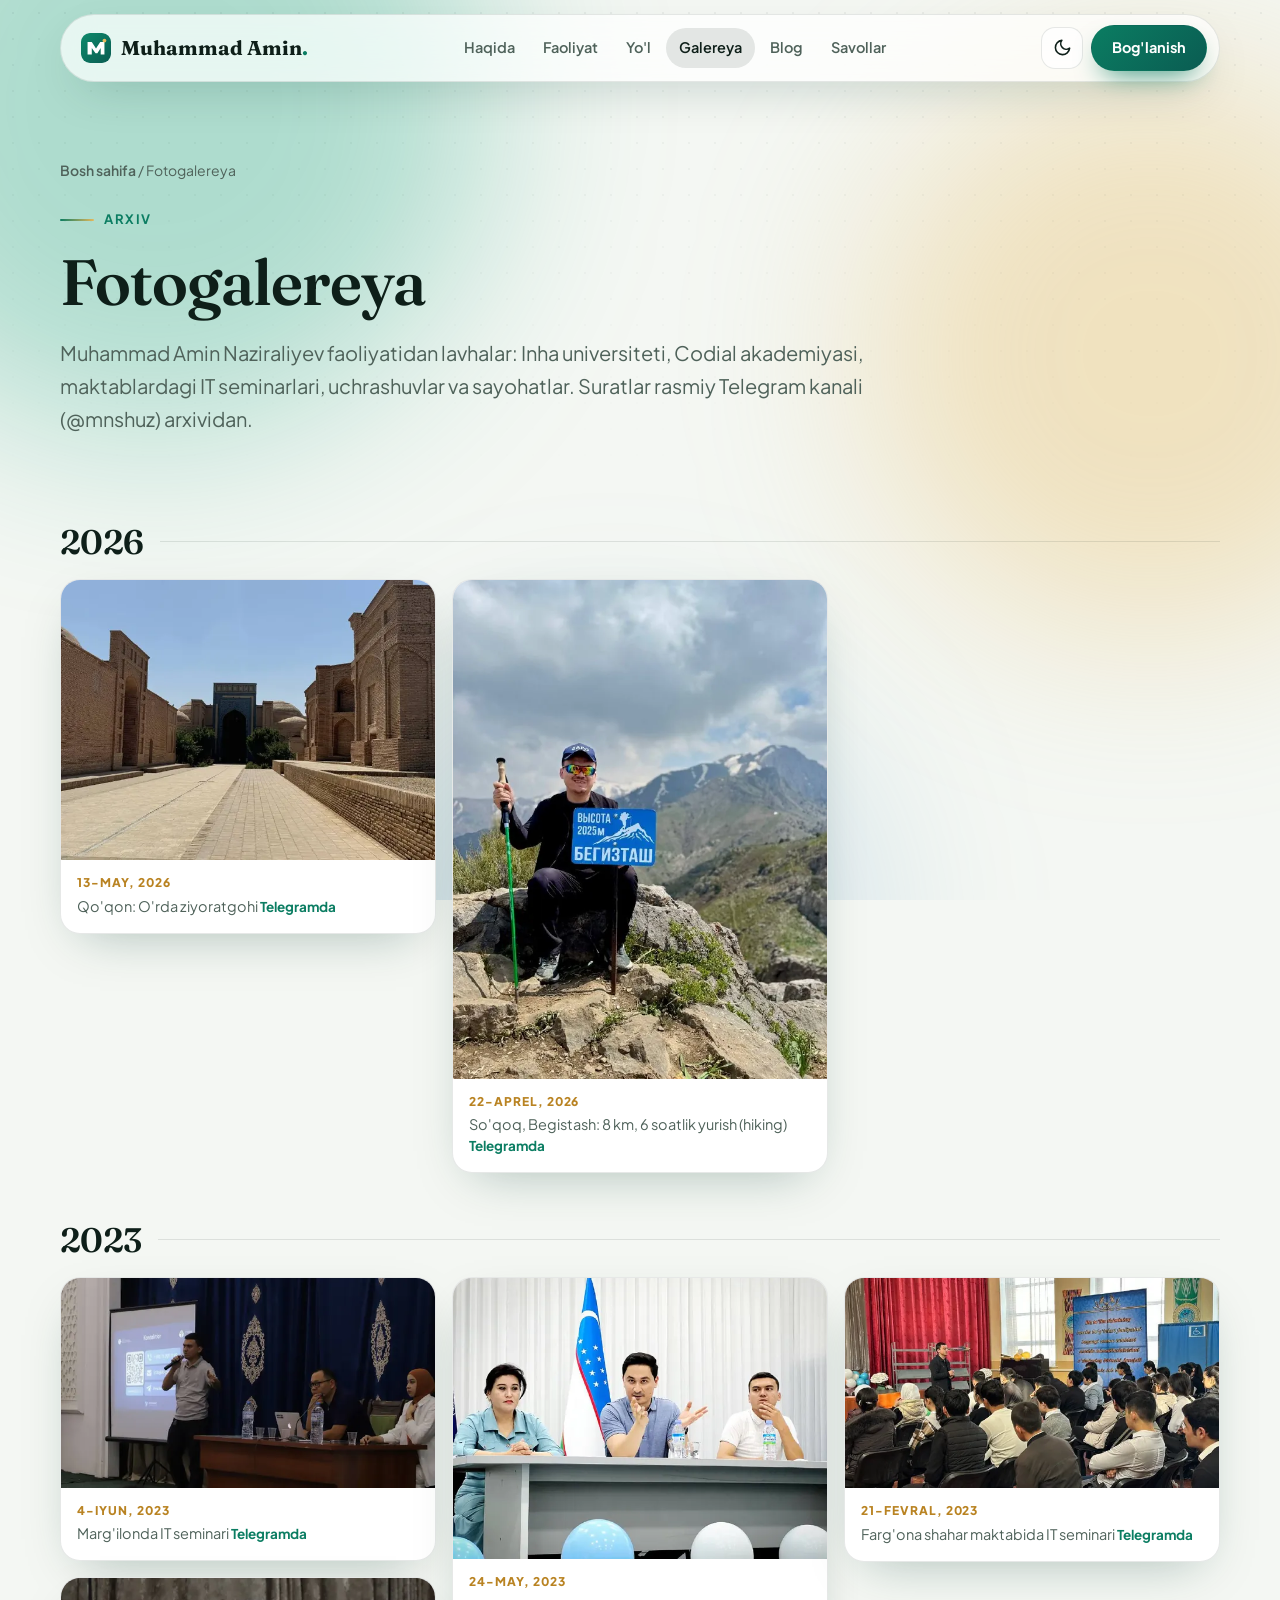
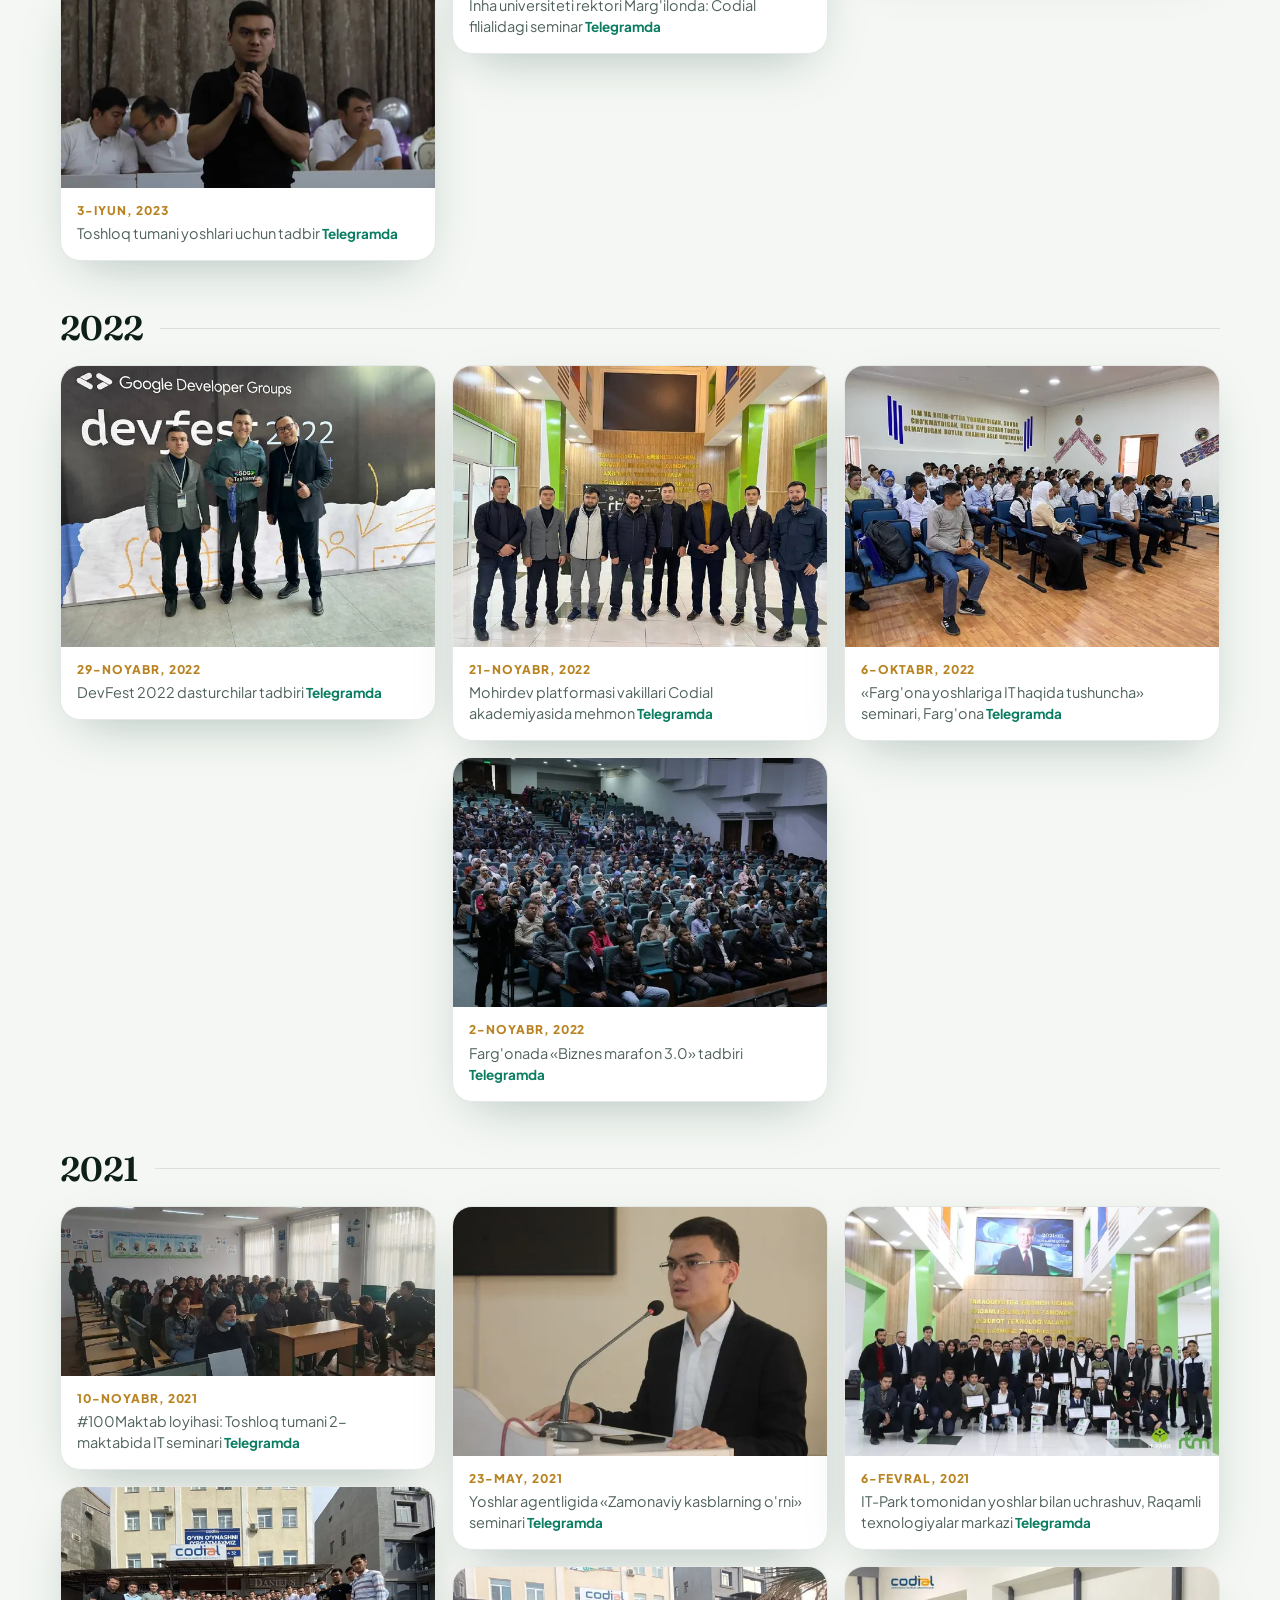
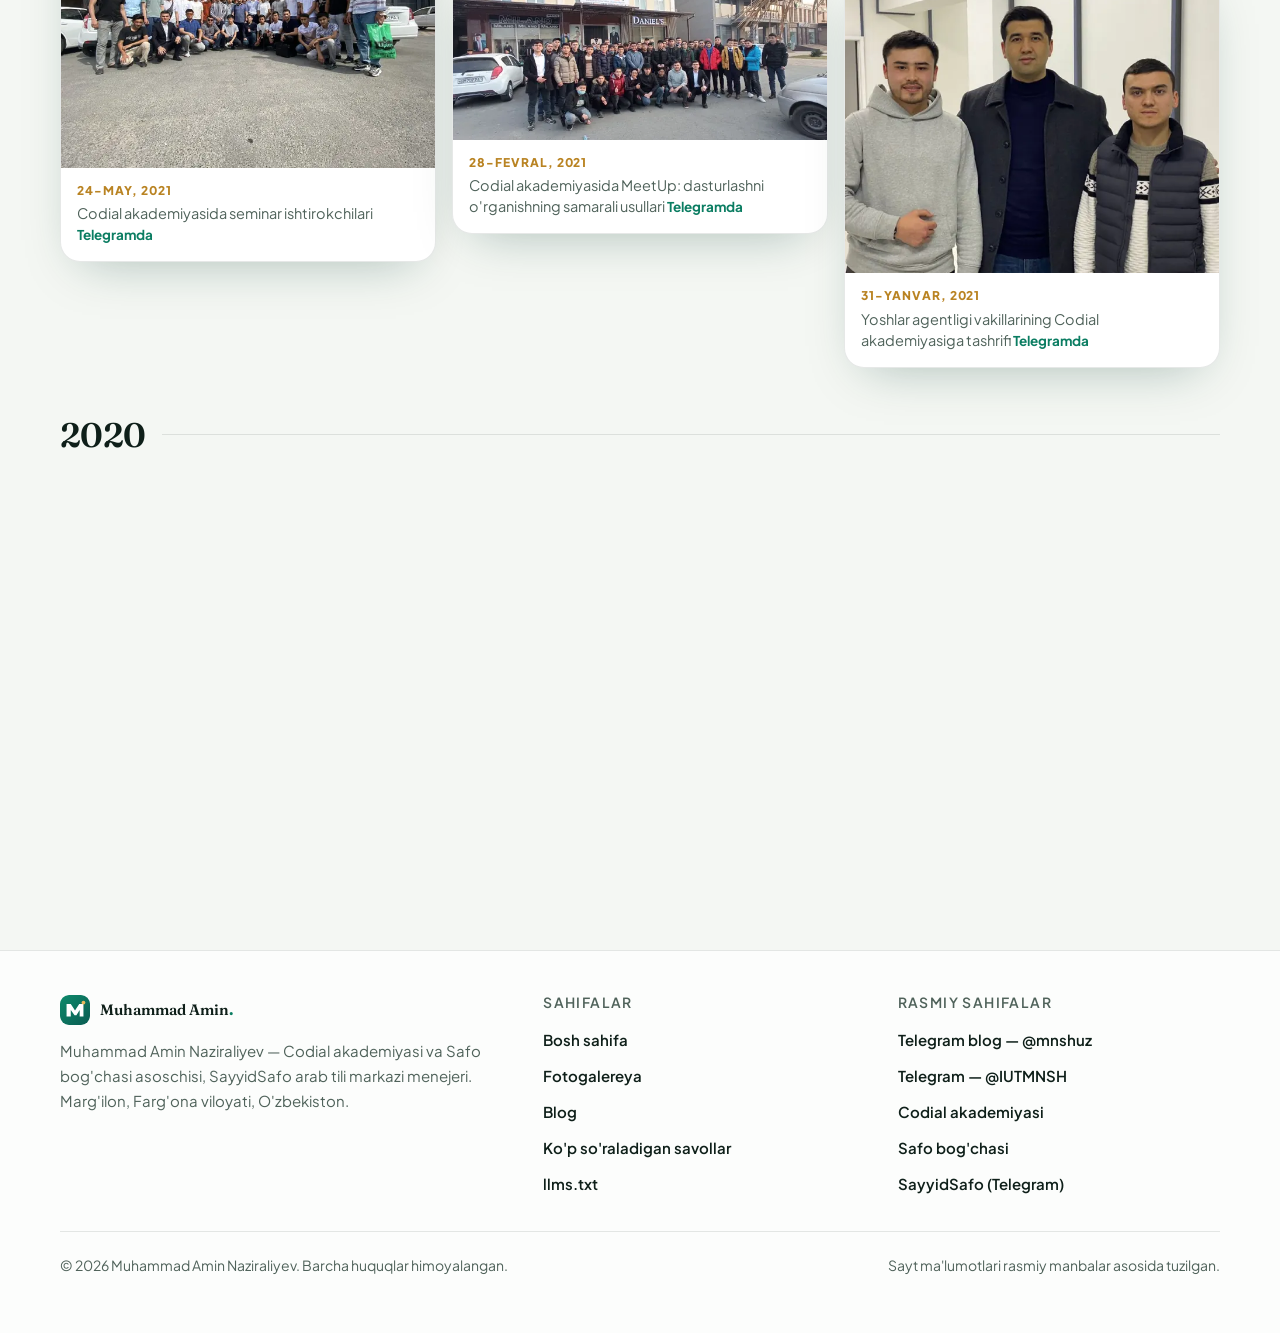
<file: galereya/index.html>
<!doctype html>
<html lang="uz" data-theme="light">
<head>
<meta charset="utf-8">
<meta name="viewport" content="width=device-width, initial-scale=1">
<title>Fotogalereya — Muhammad Amin Naziraliyev</title>
<meta name="description" content="Muhammad Amin Naziraliyev fotogalereyasi: Codial akademiyasi, Inha universiteti, maktablardagi IT seminarlari, uchrashuvlar va sayohatlardan suratlar (2020–2026).">
<meta name="author" content="Muhammad Amin Naziraliyev">
<meta name="robots" content="index, follow, max-image-preview:large, max-snippet:-1, max-video-preview:-1">
<meta name="theme-color" content="#f4f7f3">
<link rel="canonical" href="https://mnsh.uz/galereya/">
<link rel="alternate" hreflang="uz" href="https://mnsh.uz/galereya/">
<link rel="alternate" hreflang="x-default" href="https://mnsh.uz/galereya/">
<link rel="alternate" type="application/atom+xml" title="Muhammad Amin Naziraliyev — blog" href="https://mnsh.uz/feed.xml">
<link rel="alternate" type="text/markdown" title="llms.txt" href="https://mnsh.uz/llms.txt">
<link rel="icon" href="/favicon.svg" type="image/svg+xml">
<link rel="icon" href="/favicon.ico" sizes="48x48">
<link rel="apple-touch-icon" href="/assets/img/apple-touch-icon.png">
<link rel="manifest" href="/site.webmanifest">
<meta property="og:type" content="website">
<meta property="og:site_name" content="Muhammad Amin Naziraliyev">
<meta property="og:locale" content="uz_UZ">
<meta property="og:title" content="Fotogalereya — Muhammad Amin Naziraliyev">
<meta property="og:description" content="Muhammad Amin Naziraliyev fotogalereyasi: Codial akademiyasi, Inha universiteti, maktablardagi IT seminarlari, uchrashuvlar va sayohatlardan suratlar (2020–2026).">
<meta property="og:url" content="https://mnsh.uz/galereya/">
<meta property="og:image" content="https://mnsh.uz/assets/img/gallery/2026-05-13-2905-l.webp">
<meta property="og:image:width" content="1200">
<meta property="og:image:height" content="630">
<meta property="og:image:alt" content="Muhammad Amin Naziraliyev — Codial akademiyasi va Safo bog&#x27;chasi asoschisi, SayyidSafo arab tili markazi menejeri">
<meta name="twitter:card" content="summary_large_image">
<meta name="twitter:title" content="Fotogalereya — Muhammad Amin Naziraliyev">
<meta name="twitter:description" content="Muhammad Amin Naziraliyev fotogalereyasi: Codial akademiyasi, Inha universiteti, maktablardagi IT seminarlari, uchrashuvlar va sayohatlardan suratlar (2020–2026).">
<meta name="twitter:image" content="https://mnsh.uz/assets/img/gallery/2026-05-13-2905-l.webp">
<link rel="preconnect" href="https://fonts.googleapis.com">
<link rel="preconnect" href="https://fonts.gstatic.com" crossorigin>
<link rel="stylesheet" href="https://fonts.googleapis.com/css2?family=Fraunces:opsz,wght@9..144,500;9..144,600;9..144,700&family=Plus+Jakarta+Sans:wght@400;500;600;700;800&display=swap">
<link rel="stylesheet" href="/assets/css/style.css">
<script>(function(){var d=document.documentElement,t;d.classList.add('js');try{t=localStorage.getItem('theme')}catch(e){}if(t!=='dark'){t='light'}d.setAttribute('data-theme',t);setTimeout(function(){if(!window.__ok)d.classList.remove('js')},4000)})()</script>
<script type="application/ld+json">{"@context":"https://schema.org","@graph":[{"@type":"Person","@id":"https://mnsh.uz/#person","name":"Muhammad Amin Naziraliyev","givenName":"Muhammad Amin","familyName":"Naziraliyev","additionalName":"Shukurulloh o'g'li","alternateName":["Muhammadamin Naziraliyev","Muhammad Amin","MNSH","Muhammad Amin Naziraliyev Shukurulloh o'g'li","Мухаммад Амин Назиралиев","Muhammad Amin ustoz"],"url":"https://mnsh.uz/","image":{"@type":"ImageObject","url":"https://mnsh.uz/assets/img/owner/hero.webp","width":640,"height":640,"caption":"Muhammad Amin Naziraliyev kostyumda, Codial akademiyasi o'quv xonasida"},"description":"Marg'ilonlik ta'lim tadbirkori va ustoz. Codial akademiyasi va Safo bog'chasi asoschisi, SayyidSafo arab tili markazi menejeri, Inha universiteti bitiruvchisi.","jobTitle":["Codial akademiyasi asoschisi","Safo bog'chasi asoschisi","SayyidSafo arab tili markazi menejeri"],"gender":"Male","nationality":{"@type":"Country","name":"O'zbekiston"},"birthPlace":{"@type":"Place","name":"Marg'ilon, Farg'ona viloyati, O'zbekiston"},"homeLocation":{"@type":"Place","name":"Marg'ilon, Farg'ona viloyati, O'zbekiston"},"alumniOf":{"@type":"CollegeOrUniversity","name":"Inha universiteti Toshkentda (Inha University in Tashkent)","sameAs":"https://inha.uz"},"knowsLanguage":["uz","en"],"knowsAbout":["Ta'lim","Ta'lim tadbirkorligi","IT ta'limi","Maktabgacha ta'lim","Dasturlash","Boshqaruv","Arab tili ta'limi"],"worksFor":[{"@id":"https://mnsh.uz/#codial"},{"@id":"https://mnsh.uz/#safo"},{"@id":"https://mnsh.uz/#sayyidsafo"}],"sameAs":["https://t.me/mnshuz","https://t.me/IUTMNSH","https://www.codialinfo.uz","https://safouyi.uz","https://t.me/SayyidSafo"],"mainEntityOfPage":"https://mnsh.uz/"},{"@type":"WebSite","@id":"https://mnsh.uz/#website","url":"https://mnsh.uz/","name":"Muhammad Amin Naziraliyev — rasmiy sayt","inLanguage":"uz","publisher":{"@id":"https://mnsh.uz/#person"},"about":{"@id":"https://mnsh.uz/#person"}},{"@type":"BreadcrumbList","itemListElement":[{"@type":"ListItem","position":1,"name":"Bosh sahifa","item":"https://mnsh.uz/"},{"@type":"ListItem","position":2,"name":"Fotogalereya","item":"https://mnsh.uz/galereya/"}]},{"@type":"ImageGallery","@id":"https://mnsh.uz/galereya/#gallery","url":"https://mnsh.uz/galereya/","name":"Fotogalereya — Muhammad Amin Naziraliyev","inLanguage":"uz","about":{"@id":"https://mnsh.uz/#person"},"isPartOf":{"@id":"https://mnsh.uz/#website"},"image":[{"@type":"ImageObject","contentUrl":"https://mnsh.uz/assets/img/gallery/2026-05-13-2905-l.webp","thumbnailUrl":"https://mnsh.uz/assets/img/gallery/2026-05-13-2905-s.webp","caption":"Qo'qon: O'rda ziyoratgohi","name":"Qo'qondagi O'rda ziyoratgohi","datePublished":"2026-05-13","width":800,"height":600,"creator":{"@id":"https://mnsh.uz/#person"},"acquireLicensePage":"https://mnsh.uz/galereya/"},{"@type":"ImageObject","contentUrl":"https://mnsh.uz/assets/img/gallery/2026-04-22-2866-l.webp","thumbnailUrl":"https://mnsh.uz/assets/img/gallery/2026-04-22-2866-s.webp","caption":"So'qoq, Begistash: 8 km, 6 soatlik yurish (hiking)","name":"Tog'da hiking, So'qoq Begistash","datePublished":"2026-04-22","width":600,"height":800,"creator":{"@id":"https://mnsh.uz/#person"},"acquireLicensePage":"https://mnsh.uz/galereya/"},{"@type":"ImageObject","contentUrl":"https://mnsh.uz/assets/img/gallery/2023-06-04-2523-l.webp","thumbnailUrl":"https://mnsh.uz/assets/img/gallery/2023-06-04-2523-s.webp","caption":"Marg'ilonda IT seminari","name":"Marg'ilon shahridagi IT seminari","datePublished":"2023-06-04","width":800,"height":449,"creator":{"@id":"https://mnsh.uz/#person"},"acquireLicensePage":"https://mnsh.uz/galereya/"},{"@type":"ImageObject","contentUrl":"https://mnsh.uz/assets/img/gallery/2023-06-03-2516-l.webp","thumbnailUrl":"https://mnsh.uz/assets/img/gallery/2023-06-03-2516-s.webp","caption":"Toshloq tumani yoshlari uchun tadbir","name":"Toshloq tumani yoshlari tadbiri","datePublished":"2023-06-03","width":800,"height":449,"creator":{"@id":"https://mnsh.uz/#person"},"acquireLicensePage":"https://mnsh.uz/galereya/"},{"@type":"ImageObject","contentUrl":"https://mnsh.uz/assets/img/gallery/2023-05-24-2494-l.webp","thumbnailUrl":"https://mnsh.uz/assets/img/gallery/2023-05-24-2494-s.webp","caption":"Inha universiteti rektori Marg'ilonda: Codial filialidagi seminar","name":"Inha universiteti rektori bilan Marg'ilondagi uchrashuv","datePublished":"2023-05-24","width":800,"height":601,"creator":{"@id":"https://mnsh.uz/#person"},"acquireLicensePage":"https://mnsh.uz/galereya/"},{"@type":"ImageObject","contentUrl":"https://mnsh.uz/assets/img/gallery/2023-02-21-2400-l.webp","thumbnailUrl":"https://mnsh.uz/assets/img/gallery/2023-02-21-2400-s.webp","caption":"Farg'ona shahar maktabida IT seminari","name":"Farg'ona shahar maktabidagi IT seminari","datePublished":"2023-02-21","width":800,"height":450,"creator":{"@id":"https://mnsh.uz/#person"},"acquireLicensePage":"https://mnsh.uz/galereya/"},{"@type":"ImageObject","contentUrl":"https://mnsh.uz/assets/img/gallery/2022-11-29-2273-l.webp","thumbnailUrl":"https://mnsh.uz/assets/img/gallery/2022-11-29-2273-s.webp","caption":"DevFest 2022 dasturchilar tadbiri","name":"Google Developer Groups DevFest 2022","datePublished":"2022-11-29","width":800,"height":600,"creator":{"@id":"https://mnsh.uz/#person"},"acquireLicensePage":"https://mnsh.uz/galereya/"},{"@type":"ImageObject","contentUrl":"https://mnsh.uz/assets/img/gallery/2022-11-21-2241-l.webp","thumbnailUrl":"https://mnsh.uz/assets/img/gallery/2022-11-21-2241-s.webp","caption":"Mohirdev platformasi vakillari Codial akademiyasida mehmon","name":"Mohirdev vakillari bilan suhbat, Codial akademiyasi","datePublished":"2022-11-21","width":800,"height":600,"creator":{"@id":"https://mnsh.uz/#person"},"acquireLicensePage":"https://mnsh.uz/galereya/"},{"@type":"ImageObject","contentUrl":"https://mnsh.uz/assets/img/gallery/2022-11-02-2205-l.webp","thumbnailUrl":"https://mnsh.uz/assets/img/gallery/2022-11-02-2205-s.webp","caption":"Farg'onada «Biznes marafon 3.0» tadbiri","name":"Biznes marafon 3.0 tadbiri, Farg'ona","datePublished":"2022-11-02","width":800,"height":533,"creator":{"@id":"https://mnsh.uz/#person"},"acquireLicensePage":"https://mnsh.uz/galereya/"},{"@type":"ImageObject","contentUrl":"https://mnsh.uz/assets/img/gallery/2022-10-06-2124-l.webp","thumbnailUrl":"https://mnsh.uz/assets/img/gallery/2022-10-06-2124-s.webp","caption":"«Farg'ona yoshlariga IT haqida tushuncha» seminari, Farg'ona","name":"Maktabdagi IT seminari, Farg'ona","datePublished":"2022-10-06","width":800,"height":600,"creator":{"@id":"https://mnsh.uz/#person"},"acquireLicensePage":"https://mnsh.uz/galereya/"},{"@type":"ImageObject","contentUrl":"https://mnsh.uz/assets/img/gallery/2021-11-10-1544-l.webp","thumbnailUrl":"https://mnsh.uz/assets/img/gallery/2021-11-10-1544-s.webp","caption":"#100Maktab loyihasi: Toshloq tumani 2-maktabida IT seminari","name":"Maktab o'quvchilari uchun IT seminari, Toshloq tumani","datePublished":"2021-11-10","width":800,"height":361,"creator":{"@id":"https://mnsh.uz/#person"},"acquireLicensePage":"https://mnsh.uz/galereya/"},{"@type":"ImageObject","contentUrl":"https://mnsh.uz/assets/img/gallery/2021-05-24-1331-l.webp","thumbnailUrl":"https://mnsh.uz/assets/img/gallery/2021-05-24-1331-s.webp","caption":"Codial akademiyasida seminar ishtirokchilari","name":"Codial akademiyasi seminari ishtirokchilari","datePublished":"2021-05-24","width":800,"height":600,"creator":{"@id":"https://mnsh.uz/#person"},"acquireLicensePage":"https://mnsh.uz/galereya/"},{"@type":"ImageObject","contentUrl":"https://mnsh.uz/assets/img/gallery/2021-05-23-1328-l.webp","thumbnailUrl":"https://mnsh.uz/assets/img/gallery/2021-05-23-1328-s.webp","caption":"Yoshlar agentligida «Zamonaviy kasblarning o'rni» seminari","name":"Farg'ona viloyati Yoshlar agentligidagi seminar","datePublished":"2021-05-23","width":800,"height":533,"creator":{"@id":"https://mnsh.uz/#person"},"acquireLicensePage":"https://mnsh.uz/galereya/"},{"@type":"ImageObject","contentUrl":"https://mnsh.uz/assets/img/gallery/2021-02-28-1196-l.webp","thumbnailUrl":"https://mnsh.uz/assets/img/gallery/2021-02-28-1196-s.webp","caption":"Codial akademiyasida MeetUp: dasturlashni o'rganishning samarali usullari","name":"Codial akademiyasi MeetUp ishtirokchilari Farg'onada","datePublished":"2021-02-28","width":800,"height":369,"creator":{"@id":"https://mnsh.uz/#person"},"acquireLicensePage":"https://mnsh.uz/galereya/"},{"@type":"ImageObject","contentUrl":"https://mnsh.uz/assets/img/gallery/2021-02-06-1160-l.webp","thumbnailUrl":"https://mnsh.uz/assets/img/gallery/2021-02-06-1160-s.webp","caption":"IT-Park tomonidan yoshlar bilan uchrashuv, Raqamli texnologiyalar markazi","name":"IT-Park yoshlar uchrashuvi ishtirokchilari","datePublished":"2021-02-06","width":800,"height":533,"creator":{"@id":"https://mnsh.uz/#person"},"acquireLicensePage":"https://mnsh.uz/galereya/"},{"@type":"ImageObject","contentUrl":"https://mnsh.uz/assets/img/gallery/2021-01-31-1154-l.webp","thumbnailUrl":"https://mnsh.uz/assets/img/gallery/2021-01-31-1154-s.webp","caption":"Yoshlar agentligi vakillarining Codial akademiyasiga tashrifi","name":"Codial akademiyasiga mehmonlar tashrifi, Farg'ona","datePublished":"2021-01-31","width":800,"height":655,"creator":{"@id":"https://mnsh.uz/#person"},"acquireLicensePage":"https://mnsh.uz/galereya/"},{"@type":"ImageObject","contentUrl":"https://mnsh.uz/assets/img/gallery/2020-11-03-1022-l.webp","thumbnailUrl":"https://mnsh.uz/assets/img/gallery/2020-11-03-1022-s.webp","caption":"Toshkentdagi Inha universiteti bitiruv marosimi","name":"Inha universiteti bitiruv marosimi, Toshkent","datePublished":"2020-11-03","width":800,"height":600,"creator":{"@id":"https://mnsh.uz/#person"},"acquireLicensePage":"https://mnsh.uz/galereya/"},{"@type":"ImageObject","contentUrl":"https://mnsh.uz/assets/img/gallery/2020-10-22-961-l.webp","thumbnailUrl":"https://mnsh.uz/assets/img/gallery/2020-10-22-961-s.webp","caption":"Marg'ilonlik o'quvchilar bilan Android kursining birinchi bosqichi yakuni","name":"Android dasturlash kursi o'quvchilari guruhi, Marg'ilon","datePublished":"2020-10-22","width":800,"height":532,"creator":{"@id":"https://mnsh.uz/#person"},"acquireLicensePage":"https://mnsh.uz/galereya/"}]}]}</script>
</head>
<body>
<a class="skip" href="#main">Asosiy kontentga o'tish</a>
<div class="aurora" aria-hidden="true"><i></i><i></i><i></i></div>
<div class="progress" aria-hidden="true"></div>
<header class="nav" role="banner">
  <a class="brand" href="/" aria-label="Muhammad Amin Naziraliyev — bosh sahifa"><img class="brand-mark" src="/assets/img/favicon.svg" alt="" width="30" height="30"><span>Muhammad Amin<b>.</b></span></a>
  <nav class="nav-links" aria-label="Asosiy menyu"><a href="/#haqida">Haqida</a><a href="/#faoliyat">Faoliyat</a><a href="/#yol">Yo'l</a><a href="/galereya/" aria-current="page">Galereya</a><a href="/blog/">Blog</a><a href="/#savollar">Savollar</a></nav>
  <div class="nav-tools">
    <button class="icon-btn" type="button" data-theme-toggle aria-label="Mavzuni almashtirish (kunduzgi / tungi)"><svg class="theme-moon" viewBox="0 0 24 24" fill="none" stroke="currentColor" stroke-width="2" stroke-linecap="round" stroke-linejoin="round" aria-hidden="true"><path d="M21 12.8A9 9 0 1 1 11.2 3a7 7 0 0 0 9.8 9.8z"/></svg><svg class="theme-sun" viewBox="0 0 24 24" fill="none" stroke="currentColor" stroke-width="2" stroke-linecap="round" aria-hidden="true"><circle cx="12" cy="12" r="4"/><path d="M12 2v2M12 20v2M4.9 4.9l1.4 1.4M17.7 17.7l1.4 1.4M2 12h2M20 12h2M4.9 19.1l1.4-1.4M17.7 6.3l1.4-1.4"/></svg></button>
    <a class="btn btn-primary cta-nav" href="https://t.me/IUTMNSH" rel="noopener me">Bog'lanish</a>
    <button class="icon-btn menu-btn" type="button" data-menu-toggle aria-label="Menyuni ochish" aria-expanded="false"><svg viewBox="0 0 24 24" fill="none" stroke="currentColor" stroke-width="2.2" stroke-linecap="round" aria-hidden="true"><path d="M4 7h16M4 12h16M4 17h16"/></svg></button>
  </div>
</header>
<main id="main">
<div class="page-head"><div class="wrap">
  <p class="crumbs"><a href="/">Bosh sahifa</a> / Fotogalereya</p>
  <p class="eyebrow">Arxiv</p>
  <h1 class="split">Fotogalereya</h1>
  <p class="lead">Muhammad Amin Naziraliyev faoliyatidan lavhalar: Inha universiteti, Codial akademiyasi, maktablardagi IT seminarlari, uchrashuvlar va sayohatlar. Suratlar rasmiy Telegram kanali (@mnshuz) arxividan.</p>
</div></div>
<section style="padding-top:20px"><div class="wrap"><h2 class="gal-year">2026</h2><div class="masonry"><figure class="shot" data-reveal style="--d:0"><a class="zoom" href="/assets/img/gallery/2026-05-13-2905-l.webp" data-caption="Qo&#x27;qon: O&#x27;rda ziyoratgohi"><img src="/assets/img/gallery/2026-05-13-2905-s.webp" width="640" height="480" alt="Qo&#x27;qondagi O&#x27;rda ziyoratgohi" loading="lazy"></a><figcaption><time datetime="2026-05-13">13-may, 2026</time>Qo&#x27;qon: O&#x27;rda ziyoratgohi <a href="https://t.me/mnshuz/2905" rel="noopener">Telegramda</a></figcaption></figure><figure class="shot" data-reveal style="--d:1"><a class="zoom" href="/assets/img/gallery/2026-04-22-2866-l.webp" data-caption="So&#x27;qoq, Begistash: 8 km, 6 soatlik yurish (hiking)"><img src="/assets/img/gallery/2026-04-22-2866-s.webp" width="600" height="800" alt="Tog&#x27;da hiking, So&#x27;qoq Begistash" loading="lazy"></a><figcaption><time datetime="2026-04-22">22-aprel, 2026</time>So&#x27;qoq, Begistash: 8 km, 6 soatlik yurish (hiking) <a href="https://t.me/mnshuz/2866" rel="noopener">Telegramda</a></figcaption></figure></div><h2 class="gal-year">2023</h2><div class="masonry"><figure class="shot" data-reveal style="--d:0"><a class="zoom" href="/assets/img/gallery/2023-06-04-2523-l.webp" data-caption="Marg&#x27;ilonda IT seminari"><img src="/assets/img/gallery/2023-06-04-2523-s.webp" width="640" height="359" alt="Marg&#x27;ilon shahridagi IT seminari" loading="lazy"></a><figcaption><time datetime="2023-06-04">4-iyun, 2023</time>Marg&#x27;ilonda IT seminari <a href="https://t.me/mnshuz/2523" rel="noopener">Telegramda</a></figcaption></figure><figure class="shot" data-reveal style="--d:1"><a class="zoom" href="/assets/img/gallery/2023-06-03-2516-l.webp" data-caption="Toshloq tumani yoshlari uchun tadbir"><img src="/assets/img/gallery/2023-06-03-2516-s.webp" width="640" height="359" alt="Toshloq tumani yoshlari tadbiri" loading="lazy"></a><figcaption><time datetime="2023-06-03">3-iyun, 2023</time>Toshloq tumani yoshlari uchun tadbir <a href="https://t.me/mnshuz/2516" rel="noopener">Telegramda</a></figcaption></figure><figure class="shot" data-reveal style="--d:2"><a class="zoom" href="/assets/img/gallery/2023-05-24-2494-l.webp" data-caption="Inha universiteti rektori Marg&#x27;ilonda: Codial filialidagi seminar"><img src="/assets/img/gallery/2023-05-24-2494-s.webp" width="640" height="481" alt="Inha universiteti rektori bilan Marg&#x27;ilondagi uchrashuv" loading="lazy"></a><figcaption><time datetime="2023-05-24">24-may, 2023</time>Inha universiteti rektori Marg&#x27;ilonda: Codial filialidagi seminar <a href="https://t.me/mnshuz/2494" rel="noopener">Telegramda</a></figcaption></figure><figure class="shot" data-reveal style="--d:0"><a class="zoom" href="/assets/img/gallery/2023-02-21-2400-l.webp" data-caption="Farg&#x27;ona shahar maktabida IT seminari"><img src="/assets/img/gallery/2023-02-21-2400-s.webp" width="640" height="360" alt="Farg&#x27;ona shahar maktabidagi IT seminari" loading="lazy"></a><figcaption><time datetime="2023-02-21">21-fevral, 2023</time>Farg&#x27;ona shahar maktabida IT seminari <a href="https://t.me/mnshuz/2400" rel="noopener">Telegramda</a></figcaption></figure></div><h2 class="gal-year">2022</h2><div class="masonry"><figure class="shot" data-reveal style="--d:0"><a class="zoom" href="/assets/img/gallery/2022-11-29-2273-l.webp" data-caption="DevFest 2022 dasturchilar tadbiri"><img src="/assets/img/gallery/2022-11-29-2273-s.webp" width="640" height="480" alt="Google Developer Groups DevFest 2022" loading="lazy"></a><figcaption><time datetime="2022-11-29">29-noyabr, 2022</time>DevFest 2022 dasturchilar tadbiri <a href="https://t.me/mnshuz/2273" rel="noopener">Telegramda</a></figcaption></figure><figure class="shot" data-reveal style="--d:1"><a class="zoom" href="/assets/img/gallery/2022-11-21-2241-l.webp" data-caption="Mohirdev platformasi vakillari Codial akademiyasida mehmon"><img src="/assets/img/gallery/2022-11-21-2241-s.webp" width="640" height="480" alt="Mohirdev vakillari bilan suhbat, Codial akademiyasi" loading="lazy"></a><figcaption><time datetime="2022-11-21">21-noyabr, 2022</time>Mohirdev platformasi vakillari Codial akademiyasida mehmon <a href="https://t.me/mnshuz/2241" rel="noopener">Telegramda</a></figcaption></figure><figure class="shot" data-reveal style="--d:2"><a class="zoom" href="/assets/img/gallery/2022-11-02-2205-l.webp" data-caption="Farg&#x27;onada «Biznes marafon 3.0» tadbiri"><img src="/assets/img/gallery/2022-11-02-2205-s.webp" width="640" height="426" alt="Biznes marafon 3.0 tadbiri, Farg&#x27;ona" loading="lazy"></a><figcaption><time datetime="2022-11-02">2-noyabr, 2022</time>Farg&#x27;onada «Biznes marafon 3.0» tadbiri <a href="https://t.me/mnshuz/2205" rel="noopener">Telegramda</a></figcaption></figure><figure class="shot" data-reveal style="--d:0"><a class="zoom" href="/assets/img/gallery/2022-10-06-2124-l.webp" data-caption="«Farg&#x27;ona yoshlariga IT haqida tushuncha» seminari, Farg&#x27;ona"><img src="/assets/img/gallery/2022-10-06-2124-s.webp" width="640" height="480" alt="Maktabdagi IT seminari, Farg&#x27;ona" loading="lazy"></a><figcaption><time datetime="2022-10-06">6-oktabr, 2022</time>«Farg&#x27;ona yoshlariga IT haqida tushuncha» seminari, Farg&#x27;ona <a href="https://t.me/mnshuz/2124" rel="noopener">Telegramda</a></figcaption></figure></div><h2 class="gal-year">2021</h2><div class="masonry"><figure class="shot" data-reveal style="--d:0"><a class="zoom" href="/assets/img/gallery/2021-11-10-1544-l.webp" data-caption="#100Maktab loyihasi: Toshloq tumani 2-maktabida IT seminari"><img src="/assets/img/gallery/2021-11-10-1544-s.webp" width="640" height="289" alt="Maktab o&#x27;quvchilari uchun IT seminari, Toshloq tumani" loading="lazy"></a><figcaption><time datetime="2021-11-10">10-noyabr, 2021</time>#100Maktab loyihasi: Toshloq tumani 2-maktabida IT seminari <a href="https://t.me/mnshuz/1544" rel="noopener">Telegramda</a></figcaption></figure><figure class="shot" data-reveal style="--d:1"><a class="zoom" href="/assets/img/gallery/2021-05-24-1331-l.webp" data-caption="Codial akademiyasida seminar ishtirokchilari"><img src="/assets/img/gallery/2021-05-24-1331-s.webp" width="640" height="480" alt="Codial akademiyasi seminari ishtirokchilari" loading="lazy"></a><figcaption><time datetime="2021-05-24">24-may, 2021</time>Codial akademiyasida seminar ishtirokchilari <a href="https://t.me/mnshuz/1331" rel="noopener">Telegramda</a></figcaption></figure><figure class="shot" data-reveal style="--d:2"><a class="zoom" href="/assets/img/gallery/2021-05-23-1328-l.webp" data-caption="Yoshlar agentligida «Zamonaviy kasblarning o&#x27;rni» seminari"><img src="/assets/img/gallery/2021-05-23-1328-s.webp" width="640" height="426" alt="Farg&#x27;ona viloyati Yoshlar agentligidagi seminar" loading="lazy"></a><figcaption><time datetime="2021-05-23">23-may, 2021</time>Yoshlar agentligida «Zamonaviy kasblarning o&#x27;rni» seminari <a href="https://t.me/mnshuz/1328" rel="noopener">Telegramda</a></figcaption></figure><figure class="shot" data-reveal style="--d:0"><a class="zoom" href="/assets/img/gallery/2021-02-28-1196-l.webp" data-caption="Codial akademiyasida MeetUp: dasturlashni o&#x27;rganishning samarali usullari"><img src="/assets/img/gallery/2021-02-28-1196-s.webp" width="640" height="295" alt="Codial akademiyasi MeetUp ishtirokchilari Farg&#x27;onada" loading="lazy"></a><figcaption><time datetime="2021-02-28">28-fevral, 2021</time>Codial akademiyasida MeetUp: dasturlashni o&#x27;rganishning samarali usullari <a href="https://t.me/mnshuz/1196" rel="noopener">Telegramda</a></figcaption></figure><figure class="shot" data-reveal style="--d:1"><a class="zoom" href="/assets/img/gallery/2021-02-06-1160-l.webp" data-caption="IT-Park tomonidan yoshlar bilan uchrashuv, Raqamli texnologiyalar markazi"><img src="/assets/img/gallery/2021-02-06-1160-s.webp" width="640" height="426" alt="IT-Park yoshlar uchrashuvi ishtirokchilari" loading="lazy"></a><figcaption><time datetime="2021-02-06">6-fevral, 2021</time>IT-Park tomonidan yoshlar bilan uchrashuv, Raqamli texnologiyalar markazi <a href="https://t.me/mnshuz/1160" rel="noopener">Telegramda</a></figcaption></figure><figure class="shot" data-reveal style="--d:2"><a class="zoom" href="/assets/img/gallery/2021-01-31-1154-l.webp" data-caption="Yoshlar agentligi vakillarining Codial akademiyasiga tashrifi"><img src="/assets/img/gallery/2021-01-31-1154-s.webp" width="640" height="524" alt="Codial akademiyasiga mehmonlar tashrifi, Farg&#x27;ona" loading="lazy"></a><figcaption><time datetime="2021-01-31">31-yanvar, 2021</time>Yoshlar agentligi vakillarining Codial akademiyasiga tashrifi <a href="https://t.me/mnshuz/1154" rel="noopener">Telegramda</a></figcaption></figure></div><h2 class="gal-year">2020</h2><div class="masonry"><figure class="shot" data-reveal style="--d:0"><a class="zoom" href="/assets/img/gallery/2020-11-03-1022-l.webp" data-caption="Toshkentdagi Inha universiteti bitiruv marosimi"><img src="/assets/img/gallery/2020-11-03-1022-s.webp" width="640" height="480" alt="Inha universiteti bitiruv marosimi, Toshkent" loading="lazy"></a><figcaption><time datetime="2020-11-03">3-noyabr, 2020</time>Toshkentdagi Inha universiteti bitiruv marosimi <a href="https://t.me/mnshuz/1022" rel="noopener">Telegramda</a></figcaption></figure><figure class="shot" data-reveal style="--d:1"><a class="zoom" href="/assets/img/gallery/2020-10-22-961-l.webp" data-caption="Marg&#x27;ilonlik o&#x27;quvchilar bilan Android kursining birinchi bosqichi yakuni"><img src="/assets/img/gallery/2020-10-22-961-s.webp" width="640" height="426" alt="Android dasturlash kursi o&#x27;quvchilari guruhi, Marg&#x27;ilon" loading="lazy"></a><figcaption><time datetime="2020-10-22">22-oktabr, 2020</time>Marg&#x27;ilonlik o&#x27;quvchilar bilan Android kursining birinchi bosqichi yakuni <a href="https://t.me/mnshuz/961" rel="noopener">Telegramda</a></figcaption></figure></div></div></section>
</main>
<div class="lightbox" role="dialog" aria-modal="true" aria-label="Surat" aria-hidden="true"><button type="button" aria-label="Yopish">×</button><div style="text-align:center"><img alt=""><p></p></div></div>
<footer>
  <div class="wrap">
    <div class="foot">
      <div>
        <a class="brand" href="/"><img class="brand-mark" src="/assets/img/favicon.svg" alt="" width="30" height="30"><span>Muhammad Amin<b>.</b></span></a>
        <p style="margin-top:14px">Muhammad Amin Naziraliyev — Codial akademiyasi va Safo bog&#x27;chasi asoschisi, SayyidSafo arab tili markazi menejeri. Marg'ilon, Farg'ona viloyati, O'zbekiston.</p>
      </div>
      <div>
        <h2>Sahifalar</h2>
        <ul>
          <li><a href="/">Bosh sahifa</a></li>
          <li><a href="/galereya/">Fotogalereya</a></li>
          <li><a href="/blog/">Blog</a></li>
          <li><a href="/#savollar">Ko'p so'raladigan savollar</a></li>
          <li><a href="/llms.txt">llms.txt</a></li>
        </ul>
      </div>
      <div>
        <h2>Rasmiy sahifalar</h2>
        <ul>
          <li><a href="https://t.me/mnshuz" rel="me noopener">Telegram blog — @mnshuz</a></li>
          <li><a href="https://t.me/IUTMNSH" rel="me noopener">Telegram — @IUTMNSH</a></li>
          <li><a href="https://www.codialinfo.uz" rel="noopener">Codial akademiyasi</a></li>
          <li><a href="https://safouyi.uz" rel="noopener">Safo bog'chasi</a></li>
          <li><a href="https://t.me/SayyidSafo" rel="noopener">SayyidSafo (Telegram)</a></li>
        </ul>
      </div>
    </div>
    <div class="copy"><span>© 2026 Muhammad Amin Naziraliyev. Barcha huquqlar himoyalangan.</span><span>Sayt ma'lumotlari rasmiy manbalar asosida tuzilgan.</span></div>
  </div>
</footer>
<script src="/assets/js/main.js" defer></script>
<script>window.__ok=1</script>
</body>
</html>
</file>
<file: assets/css/style.css>
/* Muhammad Amin Naziraliyev — rasmiy sayt */
:root {
  --bg: #f4f7f3;
  --bg-2: #eaf1ec;
  --surface: rgba(255, 255, 255, .72);
  --surface-solid: #ffffff;
  --text: #0e1f19;
  --muted: #4f625a;
  --line: rgba(14, 31, 25, .10);
  --brand: #0b7d62;
  --brand-2: #0a5c52;
  --gold: #b98322;
  --gold-soft: #e6b85c;
  --glow-a: rgba(14, 160, 123, .30);
  --glow-b: rgba(230, 184, 92, .34);
  --glow-c: rgba(80, 150, 200, .20);
  --shadow: 0 18px 50px -22px rgba(10, 60, 48, .35);
  --radius: 22px;
  --font-body: "Plus Jakarta Sans", system-ui, -apple-system, "Segoe UI", Roboto, sans-serif;
  --font-display: "Fraunces", Georgia, "Times New Roman", serif;
  color-scheme: light;
}
:root[data-theme="dark"] {
  --bg: #07130f;
  --bg-2: #0a1c16;
  --surface: rgba(255, 255, 255, .055);
  --surface-solid: #0f2019;
  --text: #e9f3ee;
  --muted: #9bb1a7;
  --line: rgba(233, 243, 238, .11);
  --brand: #36d1a2;
  --brand-2: #1fa57f;
  --gold: #e6b85c;
  --gold-soft: #e6b85c;
  --glow-a: rgba(31, 190, 140, .22);
  --glow-b: rgba(230, 184, 92, .14);
  --glow-c: rgba(70, 120, 200, .16);
  --shadow: 0 22px 60px -26px rgba(0, 0, 0, .8);
  color-scheme: dark;
}

*, *::before, *::after { box-sizing: border-box; }
html { scroll-behavior: smooth; scroll-padding-top: 90px; -webkit-text-size-adjust: 100%; }
body {
  margin: 0;
  font-family: var(--font-body);
  font-size: 17px;
  line-height: 1.65;
  color: var(--text);
  background: var(--bg);
  overflow-x: hidden;
  -webkit-font-smoothing: antialiased;
}
img, svg { max-width: 100%; display: block; }
a { color: var(--brand); text-decoration: none; }
a:hover { text-decoration: underline; text-underline-offset: 3px; }
h1, h2, h3 { font-family: var(--font-display); font-weight: 600; line-height: 1.12; letter-spacing: -.015em; margin: 0 0 .5em; }
p { margin: 0 0 1em; }
:focus-visible { outline: 2px solid var(--brand); outline-offset: 3px; border-radius: 6px; }
::selection { background: var(--brand); color: #fff; }

.skip { position: absolute; left: -999px; top: 8px; background: var(--brand); color: #fff; padding: 10px 16px; border-radius: 10px; z-index: 100; }
.skip:focus { left: 8px; }
.wrap { width: min(1160px, 100% - 40px); margin-inline: auto; }
.sr-only { position: absolute; width: 1px; height: 1px; overflow: hidden; clip: rect(0 0 0 0); white-space: nowrap; }

/* ---------- aurora background ---------- */
.aurora { position: fixed; inset: 0; z-index: -1; overflow: hidden; pointer-events: none; background: var(--bg); }
.aurora i { position: absolute; border-radius: 50%; filter: blur(90px); will-change: transform; }
.aurora i:nth-child(1) { width: 52vw; height: 52vw; left: -14vw; top: -18vw; background: var(--glow-a); animation: drift1 26s ease-in-out infinite alternate; }
.aurora i:nth-child(2) { width: 44vw; height: 44vw; right: -12vw; top: 8vh; background: var(--glow-b); animation: drift2 30s ease-in-out infinite alternate; }
.aurora i:nth-child(3) { width: 40vw; height: 40vw; left: 28vw; bottom: -22vw; background: var(--glow-c); animation: drift3 34s ease-in-out infinite alternate; }
.aurora::after { /* fine pattern */
  content: ""; position: absolute; inset: 0; opacity: .5;
  background-image: radial-gradient(var(--line) 1px, transparent 1.2px); background-size: 26px 26px;
  mask-image: linear-gradient(to bottom, #000 0%, transparent 55%);
}
@keyframes drift1 { to { transform: translate(9vw, 12vh) scale(1.15); } }
@keyframes drift2 { to { transform: translate(-10vw, 14vh) scale(.9); } }
@keyframes drift3 { to { transform: translate(-8vw, -10vh) scale(1.2); } }

.progress { position: fixed; top: 0; left: 0; height: 3px; width: 100%; transform-origin: 0 50%; transform: scaleX(0); background: linear-gradient(90deg, var(--brand), var(--gold-soft)); z-index: 60; }

/* ---------- header ---------- */
.nav {
  position: sticky; top: 14px; z-index: 50; margin: 14px auto 0; width: min(1160px, 100% - 28px);
  display: flex; align-items: center; justify-content: space-between; gap: 14px;
  padding: 10px 12px 10px 20px; border: 1px solid var(--line); border-radius: 999px;
  background: var(--surface); backdrop-filter: blur(16px) saturate(1.3); -webkit-backdrop-filter: blur(16px) saturate(1.3);
  box-shadow: var(--shadow); transition: transform .4s ease, box-shadow .3s;
}
.brand { font-family: var(--font-display); font-weight: 700; font-size: 20px; color: var(--text); display: flex; align-items: center; gap: 10px; }
.brand:hover { text-decoration: none; }
.brand-mark { width: 30px; height: 30px; border-radius: 9px; }
.brand b { color: var(--brand); }
.nav-links { display: flex; align-items: center; gap: 2px; flex-wrap: wrap; justify-content: center; }
.nav-links a { color: var(--muted); font-size: 14.5px; font-weight: 600; padding: 8px 13px; border-radius: 999px; transition: background .2s, color .2s; }
.nav-links a:hover, .nav-links a[aria-current="page"] { color: var(--text); background: var(--line); text-decoration: none; }
.nav-tools { display: flex; align-items: center; gap: 8px; }
.icon-btn { width: 42px; height: 42px; border-radius: 14px; border: 1px solid var(--line); background: var(--surface); color: var(--text); display: grid; place-items: center; cursor: pointer; transition: transform .2s, background .2s; }
.icon-btn:hover { transform: translateY(-2px); background: var(--line); }
.icon-btn svg { width: 19px; height: 19px; }
.menu-btn { display: none; }
.theme-sun { display: none; }
:root[data-theme="dark"] .theme-sun { display: block; }
:root[data-theme="dark"] .theme-moon { display: none; }

.btn {
  --mx: 50%; --my: 50%;
  display: inline-flex; align-items: center; gap: 10px; padding: 13px 24px; border-radius: 999px; font-weight: 700; font-size: 15.5px;
  border: 1px solid transparent; cursor: pointer; position: relative; overflow: hidden; transition: transform .25s, box-shadow .25s, background .25s;
}
.btn:hover { text-decoration: none; transform: translateY(-2px); }
.btn-primary { background: linear-gradient(135deg, var(--brand), var(--brand-2)); color: #fff; box-shadow: 0 12px 28px -12px var(--brand); }
:root[data-theme="dark"] .btn-primary { color: #04251c; }
.btn-primary::after { content: ""; position: absolute; inset: 0; background: radial-gradient(120px circle at var(--mx) var(--my), rgba(255,255,255,.35), transparent 60%); opacity: 0; transition: opacity .25s; }
.btn-primary:hover::after { opacity: 1; }
.btn-ghost { background: var(--surface); border-color: var(--line); color: var(--text); backdrop-filter: blur(8px); }
.btn-ghost:hover { background: var(--line); }
.btn svg { width: 18px; height: 18px; }
.nav .btn { padding: 10px 20px; font-size: 14.5px; }

/* ---------- hero ---------- */
.hero { padding: clamp(36px, 7vw, 90px) 0 clamp(40px, 6vw, 80px); }
.hero-grid { display: grid; grid-template-columns: 1.15fr .85fr; gap: clamp(28px, 5vw, 70px); align-items: center; }
.eyebrow { display: inline-flex; align-items: center; gap: 10px; font-size: 13px; font-weight: 700; letter-spacing: .12em; text-transform: uppercase; color: var(--brand); margin-bottom: 18px; }
.eyebrow::before { content: ""; width: 34px; height: 2px; background: linear-gradient(90deg, var(--brand), var(--gold-soft)); border-radius: 2px; }
.pill { display: inline-flex; align-items: center; gap: 8px; padding: 7px 14px; border-radius: 999px; background: var(--surface); border: 1px solid var(--line); font-size: 13.5px; font-weight: 600; color: var(--muted); margin-bottom: 22px; }
.pill .dot { width: 8px; height: 8px; border-radius: 50%; background: var(--brand); box-shadow: 0 0 0 0 var(--brand); animation: ping 2.2s infinite; }
@keyframes ping { 70% { box-shadow: 0 0 0 9px transparent; } 100% { box-shadow: 0 0 0 0 transparent; } }
h1 { font-size: clamp(40px, 6.4vw, 80px); line-height: 1.02; margin-bottom: 22px; }
h1 .grad, .grad { background: linear-gradient(100deg, var(--brand) 10%, var(--gold) 90%); -webkit-background-clip: text; background-clip: text; color: transparent; }
.w { display: inline-block; }
.grad .w { background: linear-gradient(100deg, var(--brand) 10%, var(--gold) 90%); -webkit-background-clip: text; background-clip: text; color: transparent; }
.js .split .w { opacity: 0; transform: translateY(.5em) rotate(2deg); animation: wordIn .8s cubic-bezier(.2, .8, .2, 1) forwards; animation-delay: calc(var(--i) * 70ms + 150ms); }
@keyframes wordIn { to { opacity: 1; transform: none; } }
.lead { font-size: clamp(17.5px, 2vw, 20px); color: var(--muted); max-width: 60ch; }
.lead strong { color: var(--text); }
.hero-cta { display: flex; flex-wrap: wrap; gap: 12px; margin: 28px 0 22px; }
.chips { display: flex; flex-wrap: wrap; gap: 9px; }
.chip { display: inline-flex; align-items: center; gap: 8px; padding: 8px 15px; border-radius: 999px; background: var(--surface); border: 1px solid var(--line); font-size: 14px; font-weight: 600; color: var(--text); transition: transform .2s, border-color .2s; }
.chip:hover { text-decoration: none; transform: translateY(-2px); border-color: var(--brand); }
.chip svg { width: 15px; height: 15px; color: var(--brand); }

.portrait { position: relative; justify-self: center; width: min(100%, 440px); perspective: 900px; }
.portrait-frame { position: relative; border-radius: 999px 999px 34px 34px; overflow: hidden; aspect-ratio: 4 / 5; background: var(--bg-2); box-shadow: var(--shadow); border: 1px solid var(--line); transform-style: preserve-3d; transition: transform .25s ease-out; will-change: transform; }
.portrait-frame img { width: 100%; height: 100%; object-fit: cover; object-position: 50% 22%; transform: scale(1.04); }
.portrait::before { content: ""; position: absolute; inset: -16px; border-radius: 999px 999px 46px 46px; border: 1.5px dashed color-mix(in srgb, var(--brand) 55%, transparent); animation: slowspin 40s linear infinite; }
@keyframes slowspin { 50% { inset: -22px; } }
.portrait-glow { position: absolute; inset: 12% -10% -8%; background: radial-gradient(closest-side, var(--glow-b), transparent); filter: blur(30px); z-index: -1; }
.float-badge { position: absolute; display: flex; align-items: center; gap: 10px; padding: 11px 16px; border-radius: 16px; background: var(--surface-solid); border: 1px solid var(--line); box-shadow: var(--shadow); font-size: 13.5px; font-weight: 700; line-height: 1.25; animation: bob 6s ease-in-out infinite; }
.float-badge small { display: block; font-weight: 500; color: var(--muted); font-size: 12px; }
.float-badge .ico { width: 34px; height: 34px; border-radius: 11px; display: grid; place-items: center; background: color-mix(in srgb, var(--brand) 15%, transparent); color: var(--brand); font-weight: 800; }
.fb-1 { left: -8%; bottom: 18%; }
.fb-2 { right: -6%; top: 12%; animation-delay: -2.4s; }
.fb-2 .ico { background: color-mix(in srgb, var(--gold) 20%, transparent); color: var(--gold); }
@keyframes bob { 50% { transform: translateY(-10px); } }

/* ---------- marquee ---------- */
.marquee { border-block: 1px solid var(--line); background: var(--surface); overflow: hidden; padding: 16px 0; }
.marquee-track { display: flex; width: max-content; gap: 46px; animation: scroll 38s linear infinite; font-family: var(--font-display); font-size: 22px; color: var(--muted); white-space: nowrap; }
.marquee-track span::after { content: "✦"; color: var(--gold); margin-left: 46px; font-size: 16px; }
.marquee:hover .marquee-track { animation-play-state: paused; }
@keyframes scroll { to { transform: translateX(-50%); } }

/* ---------- sections ---------- */
section { padding: clamp(56px, 8vw, 104px) 0; position: relative; }
.sec-head { max-width: 760px; margin-bottom: clamp(28px, 4vw, 52px); }
.sec-head h2 { font-size: clamp(30px, 4.2vw, 52px); }
.sec-head p { color: var(--muted); font-size: 18px; }
.card { background: var(--surface); border: 1px solid var(--line); border-radius: var(--radius); padding: 28px; backdrop-filter: blur(10px); box-shadow: var(--shadow); position: relative; overflow: hidden; }
.spot { --mx: 50%; --my: 50%; }
.spot::before { content: ""; position: absolute; inset: 0; background: radial-gradient(380px circle at var(--mx) var(--my), color-mix(in srgb, var(--brand) 16%, transparent), transparent 55%); opacity: 0; transition: opacity .3s; pointer-events: none; }
.spot:hover::before { opacity: 1; }

/* stats */
.stats { display: grid; grid-template-columns: repeat(5, 1fr); gap: 16px; }
.stat { text-align: left; padding: 24px 22px; }
.stat b { display: block; font-family: var(--font-display); font-size: clamp(34px, 4vw, 50px); line-height: 1; margin-bottom: 8px; background: linear-gradient(120deg, var(--brand), var(--gold)); -webkit-background-clip: text; background-clip: text; color: transparent; }
.stat span { color: var(--muted); font-size: 14.5px; line-height: 1.4; display: block; }

/* about */
.about-grid { display: grid; grid-template-columns: .8fr 1.2fr; gap: clamp(26px, 5vw, 64px); align-items: start; }
.about-photos { display: grid; grid-template-columns: 1fr 1fr; gap: 14px; position: sticky; top: 100px; }
.about-photos figure { margin: 0; border-radius: 22px; overflow: hidden; border: 1px solid var(--line); box-shadow: var(--shadow); aspect-ratio: 1; background: var(--bg-2); }
.about-photos figure:first-child { grid-column: span 2; aspect-ratio: 4 / 3.4; }
.about-photos img { width: 100%; height: 100%; object-fit: cover; transition: transform .8s cubic-bezier(.2, .8, .2, 1); }
.about-photos figure:hover img { transform: scale(1.06); }
.prose p { color: var(--muted); }
.prose p strong { color: var(--text); }
.facts { display: grid; grid-template-columns: 1fr 1fr; gap: 12px; margin: 26px 0 0; padding: 0; }
.fact { background: var(--surface); border: 1px solid var(--line); border-radius: 16px; padding: 14px 16px; }
.fact dt { font-size: 12px; font-weight: 700; letter-spacing: .09em; text-transform: uppercase; color: var(--brand); margin-bottom: 3px; }
.fact dd { margin: 0; font-weight: 600; line-height: 1.4; }
.quote { margin: 26px 0 0; padding: 22px 26px; border-left: 3px solid var(--gold-soft); background: var(--surface); border-radius: 0 18px 18px 0; font-family: var(--font-display); font-size: 21px; line-height: 1.4; }
.quote cite { display: block; margin-top: 10px; font: 600 14px var(--font-body); color: var(--muted); font-style: normal; }

/* orgs */
.orgs { display: grid; grid-template-columns: repeat(3, 1fr); gap: 18px; }
.org { display: flex; flex-direction: column; padding: 30px; }
.org-ico { width: 54px; height: 54px; border-radius: 17px; display: grid; place-items: center; font-family: var(--font-display); font-size: 24px; font-weight: 700; color: #fff; margin-bottom: 20px; background: linear-gradient(135deg, var(--brand), var(--brand-2)); }
.org:nth-child(2) .org-ico { background: linear-gradient(135deg, #d29a3a, #a8721a); }
.org:nth-child(3) .org-ico { background: linear-gradient(135deg, #3c7fb0, #265b86); }
.org .role { font-size: 12.5px; font-weight: 700; letter-spacing: .1em; text-transform: uppercase; color: var(--gold); margin-bottom: 6px; }
.org h3 { font-size: 27px; }
.org p { color: var(--muted); font-size: 16px; }
.org ul { list-style: none; padding: 0; margin: 4px 0 22px; display: grid; gap: 8px; }
.org li { display: flex; gap: 10px; font-size: 15px; color: var(--text); }
.org li::before { content: ""; flex: none; width: 7px; height: 7px; margin-top: 10px; border-radius: 50%; background: var(--brand); }
.org .links { margin-top: auto; display: flex; flex-wrap: wrap; gap: 8px; }
.org .links a { font-size: 14px; font-weight: 700; padding: 7px 14px; border-radius: 999px; border: 1px solid var(--line); color: var(--text); background: var(--surface); }
.org .links a:hover { border-color: var(--brand); text-decoration: none; }

/* timeline */
.timeline { position: relative; display: grid; gap: 26px; padding-left: 38px; max-width: 860px; }
.timeline::before, .timeline::after { content: ""; position: absolute; left: 11px; top: 6px; bottom: 6px; width: 2px; border-radius: 2px; }
.timeline::before { background: var(--line); }
.timeline::after { background: linear-gradient(var(--brand), var(--gold-soft)); transform-origin: top; transform: scaleY(var(--p, 1)); }
.tl-item { position: relative; }
.tl-item::before { content: ""; position: absolute; left: -35px; top: 8px; width: 16px; height: 16px; border-radius: 50%; background: var(--bg); border: 3px solid var(--brand); box-shadow: 0 0 0 5px color-mix(in srgb, var(--brand) 14%, transparent); }
.tl-item time { display: inline-block; font-size: 13px; font-weight: 800; letter-spacing: .08em; color: var(--gold); text-transform: uppercase; margin-bottom: 4px; }
.tl-item h3 { font-size: 22px; margin-bottom: 6px; }
.tl-item p { color: var(--muted); margin: 0; }

/* gallery teaser + gallery page */
.strip { display: grid; grid-template-columns: repeat(4, 1fr); gap: 14px; }
.strip a { display: block; border-radius: 20px; overflow: hidden; aspect-ratio: 4 / 5; position: relative; border: 1px solid var(--line); box-shadow: var(--shadow); }
.strip a:nth-child(2) { transform: translateY(26px); }
.strip a:nth-child(4) { transform: translateY(26px); }
.strip img { width: 100%; height: 100%; object-fit: cover; transition: transform .8s cubic-bezier(.2, .8, .2, 1); }
.strip a:hover img { transform: scale(1.07); }
.more { margin-top: 56px; display: flex; justify-content: center; }
.gal-year { font-family: var(--font-display); font-size: 34px; margin: 48px 0 18px; display: flex; align-items: center; gap: 16px; }
.gal-year::after { content: ""; flex: 1; height: 1px; background: var(--line); }
.masonry { columns: 3 280px; column-gap: 16px; }
.shot { break-inside: avoid; margin: 0 0 16px; border-radius: 20px; overflow: hidden; background: var(--surface-solid); border: 1px solid var(--line); box-shadow: var(--shadow); }
.shot a.zoom { display: block; overflow: hidden; cursor: zoom-in; }
.shot img { width: 100%; height: auto; transition: transform .8s cubic-bezier(.2, .8, .2, 1); }
.shot:hover img { transform: scale(1.05); }
.shot figcaption { padding: 14px 16px 16px; font-size: 14.5px; color: var(--muted); line-height: 1.45; }
.shot figcaption time { display: block; font-size: 12px; font-weight: 800; letter-spacing: .08em; text-transform: uppercase; color: var(--gold); margin-bottom: 4px; }
.shot figcaption a { font-weight: 700; font-size: 13.5px; }
.lightbox { position: fixed; inset: 0; z-index: 90; display: none; place-items: center; background: rgba(3, 12, 9, .88); backdrop-filter: blur(6px); padding: 24px; }
.lightbox.open { display: grid; animation: fade .25s; }
.lightbox img { max-height: 82vh; width: auto; max-width: min(1100px, 94vw); border-radius: 16px; box-shadow: 0 30px 80px rgba(0,0,0,.6); }
.lightbox p { color: #dce9e3; text-align: center; margin: 14px 0 0; font-size: 15px; max-width: 70ch; }
.lightbox button { position: absolute; top: 18px; right: 18px; width: 46px; height: 46px; border-radius: 50%; border: 1px solid rgba(255,255,255,.25); background: rgba(255,255,255,.1); color: #fff; font-size: 24px; cursor: pointer; }
@keyframes fade { from { opacity: 0; } }

/* blog */
.posts { display: grid; grid-template-columns: repeat(3, 1fr); gap: 18px; }
.post { display: flex; flex-direction: column; padding: 26px; }
.post time { font-size: 12.5px; font-weight: 800; letter-spacing: .08em; text-transform: uppercase; color: var(--gold); margin-bottom: 8px; }
.post h3 { font-size: 24px; }
.post p { color: var(--muted); font-size: 15.5px; flex: 1; }
.post .read { font-weight: 700; font-size: 14.5px; margin-top: 4px; }
.post .read::after { content: " →"; transition: margin .2s; }
.post:hover .read::after { margin-left: 6px; }
.posts-list { grid-template-columns: repeat(2, 1fr); }

/* faq */
.faq { display: grid; gap: 12px; max-width: 880px; }
.faq details { background: var(--surface); border: 1px solid var(--line); border-radius: 18px; padding: 4px 22px; transition: border-color .2s, background .2s; }
.faq details[open] { border-color: var(--brand); background: var(--surface-solid); }
.faq summary { cursor: pointer; list-style: none; font-weight: 700; font-size: 17.5px; padding: 16px 30px 16px 0; position: relative; }
.faq summary::-webkit-details-marker { display: none; }
.faq summary::after { content: "+"; position: absolute; right: 0; top: 50%; transform: translateY(-50%); font-size: 26px; color: var(--brand); transition: transform .3s; line-height: 1; }
.faq details[open] summary::after { transform: translateY(-50%) rotate(45deg); }
.faq details p { color: var(--muted); margin: 0 0 18px; }

/* contact */
.cta-box { border-radius: 32px; padding: clamp(32px, 6vw, 64px); background: linear-gradient(135deg, color-mix(in srgb, var(--brand) 22%, var(--surface-solid)), color-mix(in srgb, var(--gold-soft) 20%, var(--surface-solid))); border: 1px solid var(--line); box-shadow: var(--shadow); position: relative; overflow: hidden; }
.cta-box::after { content: ""; position: absolute; width: 380px; height: 380px; right: -90px; top: -120px; border-radius: 50%; background: radial-gradient(closest-side, var(--glow-b), transparent); }
.cta-box h2 { font-size: clamp(30px, 4vw, 48px); position: relative; z-index: 1; }
.cta-box > p { position: relative; z-index: 1; color: var(--muted); max-width: 56ch; }
.contacts { position: relative; z-index: 1; display: grid; grid-template-columns: repeat(auto-fit, minmax(220px, 1fr)); gap: 12px; margin-top: 26px; }
.contact { background: var(--surface); border: 1px solid var(--line); border-radius: 18px; padding: 16px 18px; backdrop-filter: blur(8px); }
.contact small { display: block; font-size: 12px; font-weight: 800; letter-spacing: .09em; text-transform: uppercase; color: var(--brand); margin-bottom: 3px; }
.contact a, .contact span { font-weight: 700; color: var(--text); overflow-wrap: anywhere; }

footer { border-top: 1px solid var(--line); padding: 44px 0 56px; background: var(--surface); }
.foot { display: grid; grid-template-columns: 1.4fr 1fr 1fr; gap: 32px; }
.foot h2 { font-size: 14px; letter-spacing: .1em; text-transform: uppercase; font-family: var(--font-body); color: var(--muted); margin-bottom: 14px; }
.foot ul { list-style: none; margin: 0; padding: 0; display: grid; gap: 8px; }
.foot a { color: var(--text); font-weight: 600; font-size: 15px; }
.foot p { color: var(--muted); font-size: 15px; max-width: 46ch; }
.copy { margin-top: 34px; padding-top: 22px; border-top: 1px solid var(--line); color: var(--muted); font-size: 14px; display: flex; flex-wrap: wrap; justify-content: space-between; gap: 10px; }

.page-head { padding: clamp(40px, 6vw, 80px) 0 0; }
.page-head h1 { font-size: clamp(36px, 5.4vw, 64px); }
.crumbs { font-size: 14px; color: var(--muted); margin-bottom: 18px; }
.crumbs a { color: var(--muted); font-weight: 600; }

/* reveal (only when JS is on, so crawlers and no-JS users always see content) */
.js [data-reveal] { opacity: 0; transform: translateY(26px); transition: opacity .8s cubic-bezier(.2, .8, .2, 1), transform .8s cubic-bezier(.2, .8, .2, 1); transition-delay: calc(var(--d, 0) * 90ms); }
.js [data-reveal].is-in { opacity: 1; transform: none; }

/* ---------- responsive ---------- */
@media (max-width: 1020px) {
  .stats { grid-template-columns: repeat(3, 1fr); }
  .orgs, .posts { grid-template-columns: 1fr 1fr; }
  .nav-links a { padding: 8px 10px; font-size: 14px; }
}
@media (max-width: 860px) {
  .hero-grid, .about-grid { grid-template-columns: 1fr; }
  .portrait { order: -1; width: min(86%, 380px); }
  .fb-1 { left: -2%; } .fb-2 { right: -2%; }
  .about-photos { position: static; }
  .strip { grid-template-columns: 1fr 1fr; }
  .strip a:nth-child(2), .strip a:nth-child(4) { transform: none; }
  .foot { grid-template-columns: 1fr; }
  .nav { border-radius: 26px; flex-wrap: wrap; }
  .js .menu-btn { display: grid; }
  .js .nav-links { display: none; order: 3; width: 100%; flex-direction: column; align-items: stretch; padding: 8px 0 6px; }
  .js .nav-links.open { display: flex; }
  .nav-links a { padding: 12px 14px; }
  .nav .btn.cta-nav { display: none; }
  .no-js-cta { display: none; }
}
@media (max-width: 620px) {
  body { font-size: 16.5px; }
  .nav { padding: 8px 8px 8px 14px; }
  .brand { font-size: 17px; gap: 8px; }
  .brand-mark { width: 26px; height: 26px; }
  .icon-btn { width: 38px; height: 38px; }
  .stats { grid-template-columns: 1fr 1fr; }
  .orgs, .posts, .posts-list { grid-template-columns: 1fr; }
  .facts { grid-template-columns: 1fr; }
  .float-badge { padding: 9px 12px; font-size: 12.5px; }
  .masonry { columns: 1; }
  .hero-cta .btn { width: 100%; justify-content: center; }
}
@media (prefers-reduced-motion: reduce) {
  *, *::before, *::after { animation: none !important; transition: none !important; scroll-behavior: auto !important; }
  .js [data-reveal], .js .split .w { opacity: 1; transform: none; }
}
@media print {
  .aurora, .nav, .progress, .marquee, .lightbox { display: none !important; }
  body { background: #fff; color: #000; }
  .js [data-reveal] { opacity: 1; transform: none; }
}
</file>
